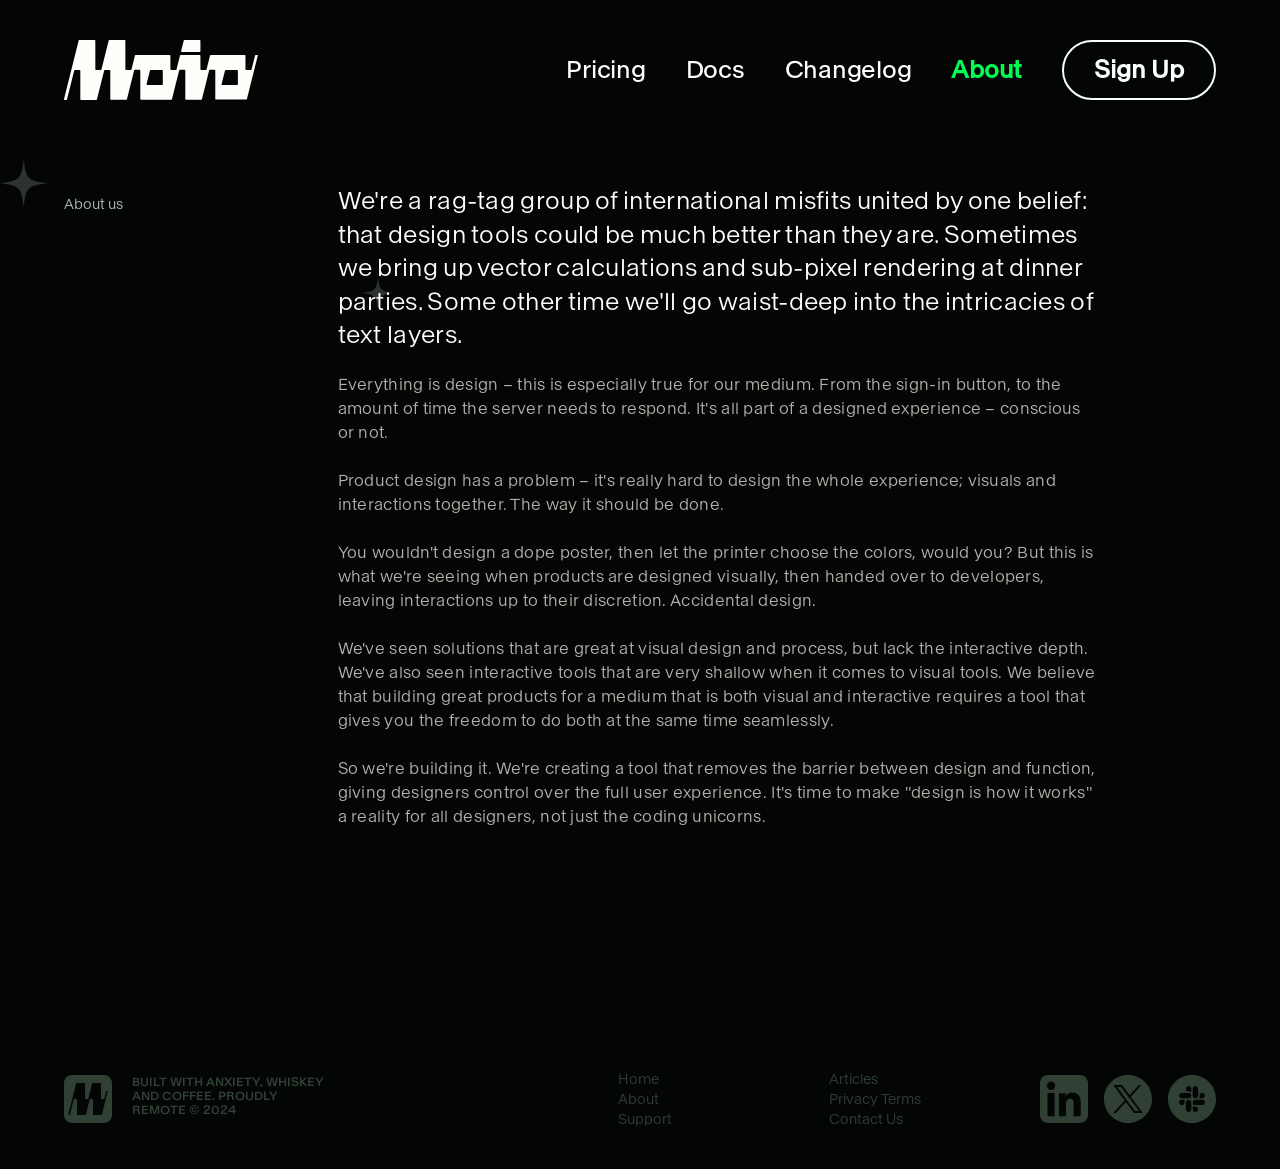
<file: about.html>
<!DOCTYPE html><html lang="en">
<head>
  <meta charset="utf-8">
  <title>About Moio – Why we&#x27;re building a design tool for behavior</title>
  <meta content="Design tools do visuals. Code tools do behavior. We think one tool should do both. Meet the team building Moio." name="description">
  <meta content="About Moio – Why we&#x27;re building a design tool for behavior" property="og:title">
  <meta content="Design tools do visuals. Code tools do behavior. We think one tool should do both. Meet the team building Moio." property="og:description">
  <meta content="About Moio – Why we&#x27;re building a design tool for behavior" name="twitter:title">
  <meta content="Design tools do visuals. Code tools do behavior. We think one tool should do both. Meet the team building Moio." name="twitter:description">
  <meta property="og:type" content="website">
  <meta content="summary_large_image" name="twitter:card">
  <meta content="width=device-width, initial-scale=1" name="viewport">
  <link href="css/normalize.css" rel="stylesheet" type="text/css">
  <link href="css/webflow.css" rel="stylesheet" type="text/css">
  <link href="css/moio.webflow.css" rel="stylesheet" type="text/css">
  <link href="https://fonts.googleapis.com" rel="preconnect">
  <link href="https://fonts.gstatic.com" rel="preconnect" crossorigin="anonymous">
  <link href="https://fonts.googleapis.com/css2?family=IBM+Plex+Sans:wght@300;400;500;600;700&display=swap" rel="stylesheet">
  <link href="images/favicon.png" rel="shortcut icon" type="image/x-icon">
  <link href="images/webclip.png" rel="apple-touch-icon">
  <link href="https://moioapp.com/about" rel="canonical">
  <script type="application/ld+json">
{
  "@context": "https://schema.org",
  "@type": "AboutPage",
  "name": "About Moio – Why we're building a design tool for behavior",
  "url": "/about",
  "inLanguage": "en",
  "description": "Design tools do visuals. Code tools do behavior. We think one tool should do both. Meet the team building Moio.",
  "about": {
    "@type": "Organization",
    "name": "Moio",
    "url": "/",
    "logo": {
      "@type": "ImageObject",
      "url": "https://moioapp.com/images/Moio_logo4.svg"
    },
    "description": "A rag-tag group of international misfits united by one belief: that design tools could be much better than they are.",
    "slogan": "Built with anxiety, whiskey and coffee. Proudly remote",
    "email": "hi@moioapp.com",
    "sameAs": [
      "https://moioapp.com/dashboard"
    ]
  }
}
</script>
  <script async="" src="https://www.googletagmanager.com/gtag/js?id=G-KLYB7ZXCBN"></script>
  <script type="text/javascript">window.dataLayer = window.dataLayer || [];function gtag(){dataLayer.push(arguments);}gtag('set', 'developer_id.dZGVlNj', true);gtag('js', new Date());gtag('config', 'G-KLYB7ZXCBN');</script>
  <script src="js/site.js" defer></script>
  <noscript>
    <img height="1" width="1" style="display: none" alt="" src="https://px.ads.linkedin.com/collect/?pid=10129793&fmt=gif">
  </noscript>
</head>
<body class="body about">
  <div>
    <div class="google-tag-manager w-embed w-iframe"><!--  Google Tag Manager (noscript)  -->
      <!--  End Google Tag Manager (noscript)  -->
    </div>
  </div>
  <div role="banner" class="navigation w-nav">
    <div class="header-wrap">
      <a href="index.html" class="logo w-nav-brand"><img src="images/Moio_logo4.svg" alt="" class="logo-image">
        <div class="text-block-18">alpha v0.1<br></div>
      </a>
      <div class="menu">
        <a href="pricing.html" class="header-nav-item small w-nav-link">Pricing</a>
        <a href="https://moioapp.com/docs/" target="_blank" class="header-nav-item small w-nav-link">Docs</a>
        <a href="https://moioapp.com/docs/release-notes" target="_blank" class="header-nav-item small w-nav-link">Changelog</a>
        <a href="about.html" aria-current="page" class="header-nav-item small w-nav-link w--current">About</a>
        <a id="CTA-button" href="https://moioapp.com/dashboard" target="_blank" class="waitlist-cta small w-button">Sign up</a>
        <link rel="prerender" href="https://moioapp.com/dashboard">
      </div>
    </div>
  </div>
  <div class="content-page about">
    <section class="changelog-post about">
      <div class="changelog-columns w-row">
        <div class="changelog-date-column w-col w-col-3">
          <div class="date">About us</div>
        </div>
        <div class="changelog-content-column w-col w-col-9">
          <div class="w-layout-blockcontainer changelog-title-entry cc-priv w-container">
            <p class="changelog-paragraph big">We&#x27;re a rag-tag group of international misfits united by one belief: that design tools could be much better than they are. Sometimes we bring up vector calculations and sub-pixel rendering at dinner parties. Some other time we&#x27;ll go waist-deep into the intricacies of text layers. </p>
            <p class="changelog-paragraph">Everything is design – this is especially true for our medium. From the sign-in button, to the amount of time the server needs to respond. It&#x27;s all part of a designed experience – conscious or not.<br><br>Product design has a problem – it&#x27;s really hard to design the whole experience; visuals and interactions together. The way it should be done.<br>‍<br>You wouldn&#x27;t design a dope poster, then let the printer choose the colors, would you? But this is what we&#x27;re seeing when products are designed visually, then handed over to developers, leaving interactions up to their discretion. Accidental design.<br><br>We&#x27;ve seen solutions that are great at visual design and process, but lack the interactive depth. We&#x27;ve also seen interactive tools that are very shallow when it comes to visual tools. We believe that building great products for a medium that is both visual and interactive requires a tool that gives you the freedom to do both at the same time seamlessly.<br><br>So we&#x27;re building it. We&#x27;re creating a tool that removes the barrier between design and function, giving designers control over the full user experience. It&#x27;s time to make &quot;design is how it works&quot; a reality for all designers, not just the coding unicorns.</p>
          </div>
        </div>
      </div>
    </section>
  </div>
  <div class="section cc-footer">
    <div class="w-layout-blockcontainer footer w-container">
      <div class="w-layout-grid footer-grid">
        <div id="w-node-be4ae223-6f17-fe28-0840-ba246422773f-6422773c" class="w-layout-blockcontainer footer-logo w-container"><img src="images/moio_icon3.svg" loading="lazy" alt="" height="48" class="footer-logo-img">
          <div class="footer-logo-txt">Built with anxiety, whiskey and coffee. Proudly remote © 2024</div>
          <div class="footer-address">Moio Technologies Inc.<br>8 The Green, Dover,<br>DE 19901<br></div>
        </div>
        <div id="w-node-be4ae223-6f17-fe28-0840-ba2464227743-6422773c">
          <a href="index.html" class="text-link footer">Home</a>
          <a href="about.html" aria-current="page" class="text-link footer w--current">About</a>
          <a href="support.html" class="text-link footer">Support</a>
        </div>
        <div id="w-node-be4ae223-6f17-fe28-0840-ba2464227748-6422773c">
          <a href="articles.html" class="text-link footer">Articles</a>
          <a href="privacy-terms.html" class="text-link footer">Privacy Terms</a>
          <a href="mailto:hi@moioapp.com" class="text-link footer">Contact Us</a>
        </div>
        <div id="w-node-be4ae223-6f17-fe28-0840-ba246422774d-6422773c" class="social-buttons">
          <div class="footer-wrap">
            <a href="https://www.linkedin.com/company/moioapp/" target="_blank" class="link-block w-inline-block"></a>
            <a href="https://x.com/trymoio" target="_blank" class="link-block-2 w-inline-block"></a>
            <a href="https://moioapp.slack.com/ssb/redirect" target="_blank" class="link-block-3 w-inline-block"></a>
          </div>
        </div>
      </div>
    </div>
  </div>
</body>
</html>
</file>
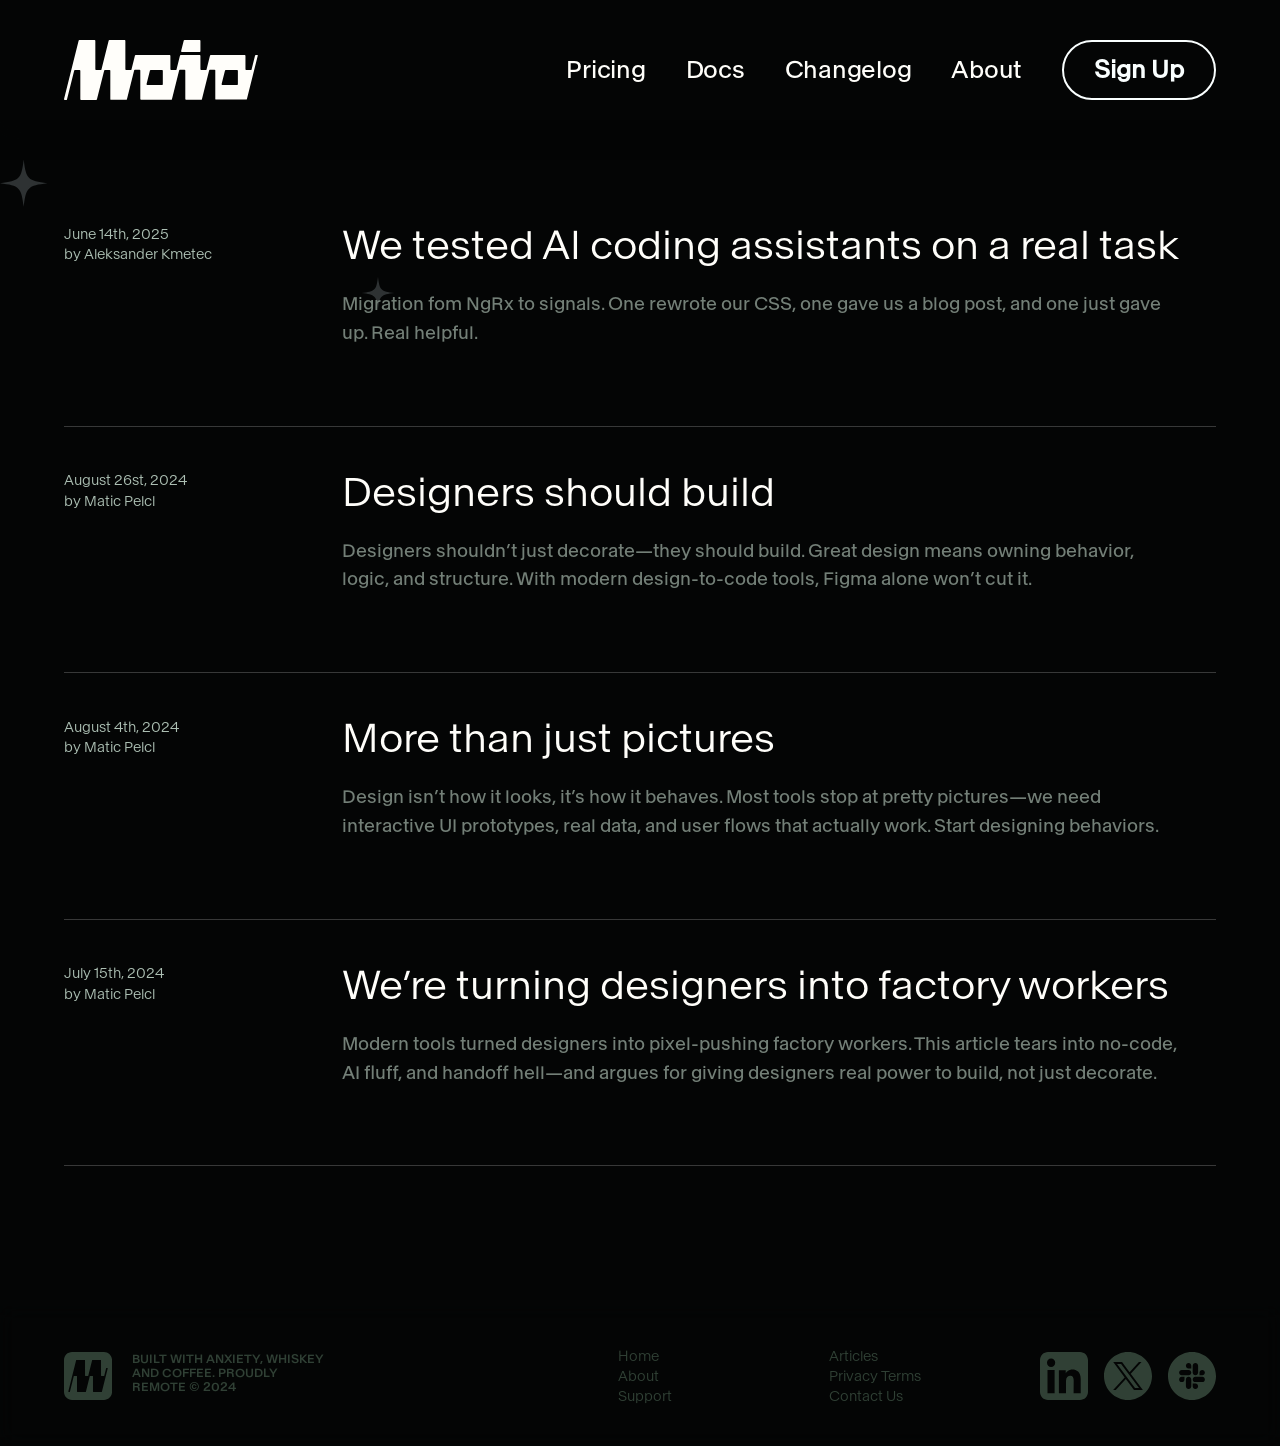
<file: articles.html>
<!DOCTYPE html><html lang="en">
<head>
  <meta charset="utf-8">
  <title>Moio Articles – On design tools, AI, and building what works</title>
  <meta content="Opinions on interaction design, AI coding tools, design systems, and why designers should own behavior. From the team building Moio." name="description">
  <meta content="Moio Articles – On design tools, AI, and building what works" property="og:title">
  <meta content="Opinions on interaction design, AI coding tools, design systems, and why designers should own behavior. From the team building Moio." property="og:description">
  <meta content="Moio Articles – On design tools, AI, and building what works" name="twitter:title">
  <meta content="Opinions on interaction design, AI coding tools, design systems, and why designers should own behavior. From the team building Moio." name="twitter:description">
  <meta property="og:type" content="website">
  <meta content="summary_large_image" name="twitter:card">
  <meta content="width=device-width, initial-scale=1" name="viewport">
  <link href="css/normalize.css" rel="stylesheet" type="text/css">
  <link href="css/webflow.css" rel="stylesheet" type="text/css">
  <link href="css/moio.webflow.css" rel="stylesheet" type="text/css">
  <link href="https://fonts.googleapis.com" rel="preconnect">
  <link href="https://fonts.gstatic.com" rel="preconnect" crossorigin="anonymous">
  <link href="https://fonts.googleapis.com/css2?family=IBM+Plex+Sans:wght@300;400;500;600;700&display=swap" rel="stylesheet">
  <link href="images/favicon.png" rel="shortcut icon" type="image/x-icon">
  <link href="images/webclip.png" rel="apple-touch-icon">
  <link href="https://moioapp.com/articles" rel="canonical">
  <script type="application/ld+json">
{
  "@context": "https://schema.org",
  "@type": "CollectionPage",
  "name": "Moio Articles – On design tools, AI, and building what works",
  "description": "Opinions on interaction design, AI coding tools, design systems, and why designers should own behavior. From the team building Moio.",
  "url": "/articles",
  "inLanguage": "en",
  "publisher": {
    "@type": "Organization",
    "name": "Moio",
    "logo": {
      "@type": "ImageObject",
      "url": "https://moioapp.com/images/Moio_logo4.svg"
    }
  },
  "hasPart": [
    {
      "@type": "BlogPosting",
      "headline": "We tested AI coding assistants on a real task",
      "description": "Migration fom NgRx to signals. One rewrote our CSS, one gave us a blog post, and one just gave up. Real helpful.",
      "url": "/articles/we-tried-using-ai-for-real-work",
      "inLanguage": "en"
    },
    {
      "@type": "BlogPosting",
      "headline": "Designers should build",
      "description": "Designers shouldn't just decorate—they should build. Great design means owning behavior, logic, and structure. With modern design-to-code tools, Figma alone won't cut it.",
      "url": "/articles/designers-should-build",
      "inLanguage": "en"
    },
    {
      "@type": "BlogPosting",
      "headline": "More than just pictures",
      "description": "Design isn't how it looks, it's how it behaves. Most tools stop at pretty pictures—we need interactive UI prototypes, real data, and user flows that actually work. Start designing behaviors.",
      "url": "/articles/more-than-just-pictures",
      "inLanguage": "en"
    },
    {
      "@type": "BlogPosting",
      "headline": "We're turning designers into factory workers",
      "description": "Modern tools turned designers into pixel-pushing factory workers. This article tears into no-code, AI fluff, and handoff hell—and argues for giving designers real power to build, not just decorate.",
      "url": "/articles/were-turning-designers-into-factory-workers",
      "inLanguage": "en"
    }
  ]
}
</script>
  <script async="" src="https://www.googletagmanager.com/gtag/js?id=G-KLYB7ZXCBN"></script>
  <script type="text/javascript">window.dataLayer = window.dataLayer || [];function gtag(){dataLayer.push(arguments);}gtag('set', 'developer_id.dZGVlNj', true);gtag('js', new Date());gtag('config', 'G-KLYB7ZXCBN');</script>
  <script src="js/site.js" defer></script>
  <noscript>
    <img height="1" width="1" style="display: none" alt="" src="https://px.ads.linkedin.com/collect/?pid=10129793&fmt=gif">
  </noscript>
</head>
<body class="body">
  <div role="banner" class="navigation w-nav">
    <div class="header-wrap">
      <a href="index.html" class="logo w-nav-brand"><img src="images/Moio_logo4.svg" alt="" class="logo-image">
        <div class="text-block-18">alpha v0.1<br></div>
      </a>
      <div class="menu">
        <a href="pricing.html" class="header-nav-item small w-nav-link">Pricing</a>
        <a href="https://moioapp.com/docs/" target="_blank" class="header-nav-item small w-nav-link">Docs</a>
        <a href="https://moioapp.com/docs/release-notes" target="_blank" class="header-nav-item small w-nav-link">Changelog</a>
        <a href="about.html" class="header-nav-item small w-nav-link">About</a>
        <a id="CTA-button" href="https://moioapp.com/dashboard" target="_blank" class="waitlist-cta small w-button">Sign up</a>
        <link rel="prerender" href="https://moioapp.com/dashboard">
      </div>
    </div>
  </div>
  <div class="w-layout-blockcontainer article-list w-container">
    <section class="blog-post">
      <div class="blog-columns w-row">
        <div class="article-list-date-column w-col w-col-3">
          <div class="date">June 14th, 2025<br>by Aleksander Kmetec</div>
        </div>
        <div class="blog-content-column w-col w-col-9">
          <div class="w-layout-blockcontainer blog-entry cc-priv w-container">
            <div class="blog-embed w-embed">
              <style>
  :root {
    --paragraph-padding: 1em 0;
    --heading-margin: 1.5em 0 0.5em;
    --line-height: 1.6;
  }
  .list-title {
    font-size: 2.5em;
    margin: 0;
    line-height: 1.3;
  }
  .list-title a {
    font-size: inherit;
  	line-height: inherit;
    text-decoration: none;
    color: inherit;
    transition: color 400ms ease;
  }
  .list-title a:hover {
    color: var(--lime);
  }
  .list-paragraph {
    font-size: 18px;
    margin: var(--paragraph-padding);
    line-height: var(--line-height);
    color: var(--mid-greenish);
  }
  @media screen and (max-width: 600px) {
    .list-title {
      font-size: 2em;
      line-height: 1.2;
    }
    .list-paragraph {
      font-size: 16px;
    }
  }
</style>
              <div class="">
                <h1 class="list-title">
                  <a href="articles/we-tried-using-ai-for-real-work.html">We tested AI coding assistants on a real task</a>
                </h1>
                <p class="list-paragraph">Migration fom NgRx to signals. One rewrote our CSS, one gave us a blog post, and one just gave up. Real helpful.</p>
              </div>
            </div>
          </div>
        </div>
      </div>
      <div class="separator"></div>
    </section>
    <section class="blog-post">
      <div class="blog-columns w-row">
        <div class="article-list-date-column w-col w-col-3">
          <div class="date">August 26st, 2024<br>by Matic Pelcl</div>
        </div>
        <div class="blog-content-column w-col w-col-9">
          <div class="w-layout-blockcontainer blog-entry cc-priv w-container">
            <div class="blog-embed w-embed">
              <style>
  :root {
    --paragraph-padding: 1em 0;
    --heading-margin: 1.5em 0 0.5em;
    --line-height: 1.6;
  }
  .list-title {
    font-size: 2.5em;
    margin: 0;
    line-height: 1.3;
  }
  .list-title a {
    font-size: inherit;
  	line-height: inherit;
    text-decoration: none;
    color: inherit;
    transition: color 400ms ease;
  }
  .list-title a:hover {
    color: var(--lime);
  }
  .list-paragraph {
    font-size: 18px;
    margin: var(--paragraph-padding);
    line-height: var(--line-height);
    color: var(--mid-greenish);
  }
  @media screen and (max-width: 600px) {
    .list-title {
      font-size: 2em;
      line-height: 1.2;
    }
    .list-paragraph {
      font-size: 16px;
    }
  }
</style>
              <div class="">
                <h1 class="list-title">
                  <a href="articles/designers-should-build.html">Designers should build</a>
                </h1>
                <p class="list-paragraph">Designers shouldn’t just decorate—they should build. Great design means owning behavior, logic, and structure. With modern design-to-code tools, Figma alone won’t cut it.</p>
              </div>
            </div>
          </div>
        </div>
      </div>
      <div class="separator"></div>
    </section>
    <section class="blog-post">
      <div class="blog-columns w-row">
        <div class="article-list-date-column w-col w-col-3">
          <div class="date">August 4th, 2024<br>by Matic Pelcl</div>
        </div>
        <div class="blog-content-column w-col w-col-9">
          <div class="w-layout-blockcontainer blog-entry cc-priv w-container">
            <div class="blog-embed w-embed">
              <style>
  :root {
    --paragraph-padding: 1em 0;
    --heading-margin: 1.5em 0 0.5em;
    --line-height: 1.6;
  }
  .list-title {
    font-size: 2.5em;
    margin: 0;
    line-height: 1.3;
  }
  .list-title a {
    font-size: inherit;
  	line-height: inherit;
    text-decoration: none;
    color: inherit;
    transition: color 400ms ease;
  }
  .list-title a:hover {
    color: var(--lime);
  }
  .list-paragraph {
    font-size: 18px;
    margin: var(--paragraph-padding);
    line-height: var(--line-height);
    color: var(--mid-greenish);
  }
  @media screen and (max-width: 600px) {
    .list-title {
      font-size: 2em;
      line-height: 1.2;
    }
    .list-paragraph {
      font-size: 16px;
    }
  }
</style>
              <div class="">
                <h1 class="list-title">
                  <a href="articles/more-than-just-pictures.html">More than just pictures</a>
                </h1>
                <p class="list-paragraph">Design isn’t how it looks, it’s how it behaves. Most tools stop at pretty pictures—we need interactive UI prototypes, real data, and user flows that actually work. Start designing behaviors.</p>
              </div>
            </div>
          </div>
        </div>
      </div>
      <div class="separator"></div>
    </section>
    <section class="blog-post">
      <div class="blog-columns w-row">
        <div class="article-list-date-column w-col w-col-3">
          <div class="date">July 15th, 2024<br>by Matic Pelcl</div>
        </div>
        <div class="blog-content-column w-col w-col-9">
          <div class="w-layout-blockcontainer blog-entry cc-priv w-container">
            <div class="blog-embed w-embed">
              <style>
  :root {
    --paragraph-padding: 1em 0;
    --heading-margin: 1.5em 0 0.5em;
    --line-height: 1.6;
  }
  .list-title {
    font-size: 2.5em;
    margin: 0;
    line-height: 1.3;
  }
  .list-title a {
    font-size: inherit;
  	line-height: inherit;
    text-decoration: none;
    color: inherit;
    transition: color 400ms ease;
  }
  .list-title a:hover {
    color: var(--lime);
  }
  .list-paragraph {
    font-size: 18px;
    margin: var(--paragraph-padding);
    line-height: var(--line-height);
    color: var(--mid-greenish);
  }
  @media screen and (max-width: 600px) {
    .list-title {
      font-size: 2em;
      line-height: 1.2;
    }
    .list-paragraph {
      font-size: 16px;
    }
  }
</style>
              <div class="">
                <h1 class="list-title">
                  <a href="articles/factory-workers.html">We’re turning designers into factory workers</a>
                </h1>
                <p class="list-paragraph">Modern tools turned designers into pixel-pushing factory workers. This article tears into no-code, AI fluff, and handoff hell—and argues for giving designers real power to build, not just decorate.</p>
              </div>
            </div>
          </div>
        </div>
      </div>
      <div class="separator"></div>
    </section>
  </div>
  <div class="section cc-footer">
    <div class="w-layout-blockcontainer footer w-container">
      <div class="w-layout-grid footer-grid">
        <div id="w-node-be4ae223-6f17-fe28-0840-ba246422773f-6422773c" class="w-layout-blockcontainer footer-logo w-container"><img src="images/moio_icon3.svg" loading="lazy" alt="" height="48" class="footer-logo-img">
          <div class="footer-logo-txt">Built with anxiety, whiskey and coffee. Proudly remote © 2024</div>
          <div class="footer-address">Moio Technologies Inc.<br>8 The Green, Dover,<br>DE 19901<br></div>
        </div>
        <div id="w-node-be4ae223-6f17-fe28-0840-ba2464227743-6422773c">
          <a href="index.html" class="text-link footer">Home</a>
          <a href="about.html" class="text-link footer">About</a>
          <a href="support.html" class="text-link footer">Support</a>
        </div>
        <div id="w-node-be4ae223-6f17-fe28-0840-ba2464227748-6422773c">
          <a href="articles.html" aria-current="page" class="text-link footer w--current">Articles</a>
          <a href="privacy-terms.html" class="text-link footer">Privacy Terms</a>
          <a href="mailto:hi@moioapp.com" class="text-link footer">Contact Us</a>
        </div>
        <div id="w-node-be4ae223-6f17-fe28-0840-ba246422774d-6422773c" class="social-buttons">
          <div class="footer-wrap">
            <a href="https://www.linkedin.com/company/moioapp/" target="_blank" class="link-block w-inline-block"></a>
            <a href="https://x.com/trymoio" target="_blank" class="link-block-2 w-inline-block"></a>
            <a href="https://moioapp.slack.com/ssb/redirect" target="_blank" class="link-block-3 w-inline-block"></a>
          </div>
        </div>
      </div>
    </div>
  </div>
</body>
</html>
</file>
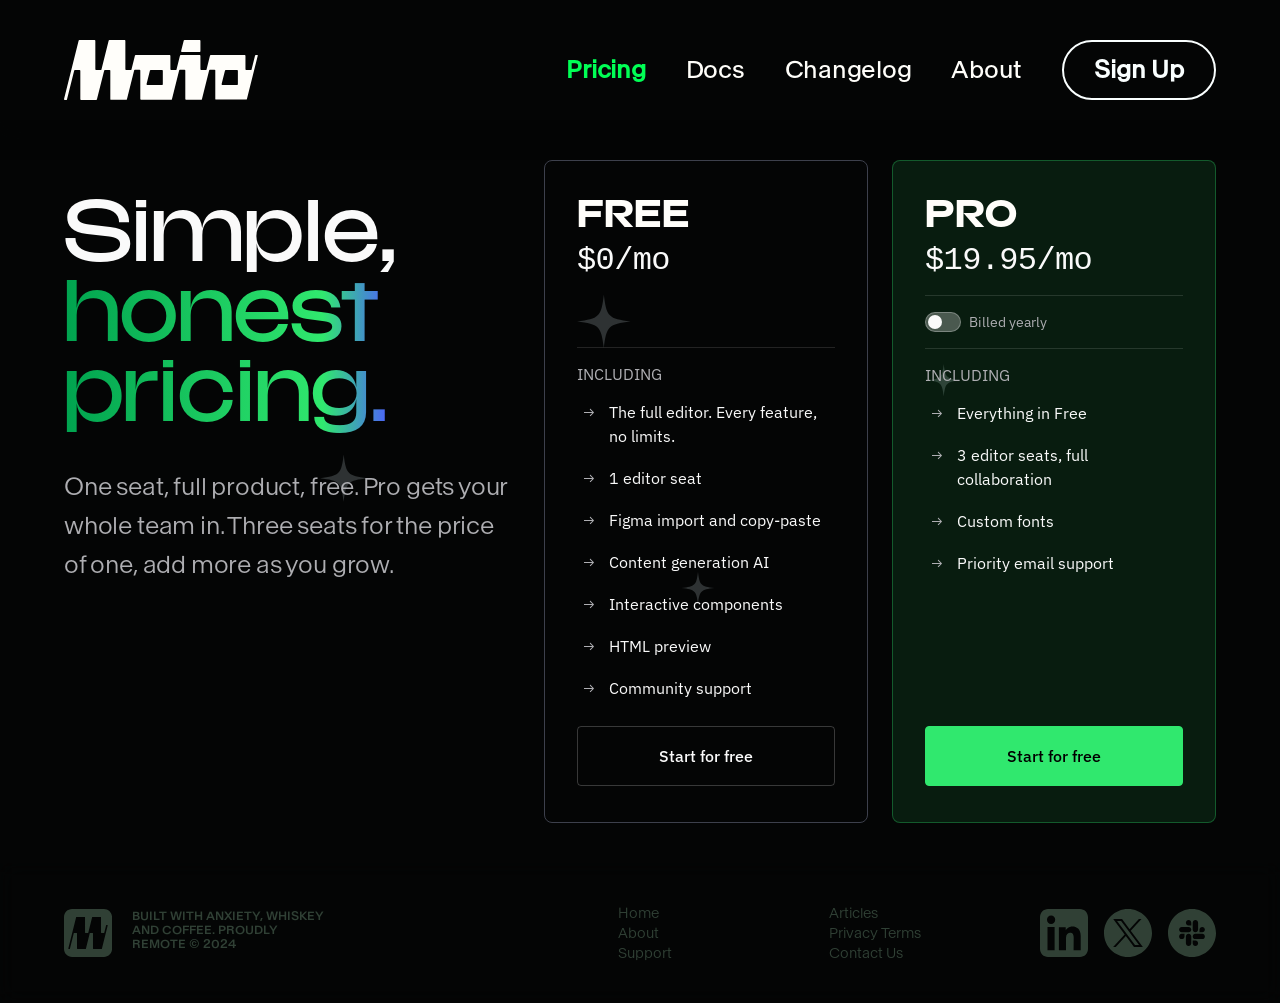
<file: pricing.html>
<!DOCTYPE html><html lang="en">
<head>
  <meta charset="utf-8">
  <title>Moio Pricing – Design interactions on canvas. Free to start.</title>
  <meta content="Free plan includes the full editor, Figma import, and live HTML preview. Upgrade when you need multiplayer, components, and more." name="description">
  <meta content="Moio Pricing – Design interactions on canvas. Free to start." property="og:title">
  <meta content="Free plan includes the full editor, Figma import, and live HTML preview. Upgrade when you need multiplayer, components, and more." property="og:description">
  <meta content="Moio Pricing – Design interactions on canvas. Free to start." name="twitter:title">
  <meta content="Free plan includes the full editor, Figma import, and live HTML preview. Upgrade when you need multiplayer, components, and more." name="twitter:description">
  <meta property="og:type" content="website">
  <meta content="summary_large_image" name="twitter:card">
  <meta content="width=device-width, initial-scale=1" name="viewport">
  <link href="css/normalize.css" rel="stylesheet" type="text/css">
  <link href="css/webflow.css" rel="stylesheet" type="text/css">
  <link href="css/moio.webflow.css" rel="stylesheet" type="text/css">
  <link href="https://fonts.googleapis.com" rel="preconnect">
  <link href="https://fonts.gstatic.com" rel="preconnect" crossorigin="anonymous">
  <link href="https://fonts.googleapis.com/css2?family=IBM+Plex+Sans:wght@300;400;500;600;700&display=swap" rel="stylesheet">
  <link href="images/favicon.png" rel="shortcut icon" type="image/x-icon">
  <link href="images/webclip.png" rel="apple-touch-icon">
  <link href="https://moioapp.com/pricing" rel="canonical">
  <script type="application/ld+json">
{
  "@context": "https://schema.org",
  "@type": "WebPage",
  "name": "Moio Pricing – Design interactions on canvas. Free to start.",
  "description": "Free plan includes the full editor, Figma import, and live HTML preview. Upgrade when you need multiplayer, components, and more.",
  "url": "/pricing",
  "inLanguage": "en",
  "about": {
    "@type": "SoftwareApplication",
    "name": "Moio",
    "applicationCategory": "DesignApplication",
    "offers": {
      "@type": "Offer",
      "price": "0",
      "priceCurrency": "USD",
      "description": "Free plan includes the full editor, Figma import, and live HTML preview"
    }
  }
}
</script>
  <script async="" src="https://www.googletagmanager.com/gtag/js?id=G-KLYB7ZXCBN"></script>
  <script type="text/javascript">window.dataLayer = window.dataLayer || [];function gtag(){dataLayer.push(arguments);}gtag('set', 'developer_id.dZGVlNj', true);gtag('js', new Date());gtag('config', 'G-KLYB7ZXCBN');</script>
  <script src="js/site.js" defer></script>
  <noscript>
    <img height="1" width="1" style="display: none" alt="" src="https://px.ads.linkedin.com/collect/?pid=10129793&fmt=gif">
  </noscript>
</head>
<body class="body pricing">
  <div role="banner" class="navigation w-nav">
    <div class="header-wrap">
      <a href="index.html" class="logo w-nav-brand"><img src="images/Moio_logo4.svg" alt="" class="logo-image">
        <div class="text-block-18">alpha v0.1<br></div>
      </a>
      <div class="menu">
        <a href="pricing.html" aria-current="page" class="header-nav-item small w-nav-link w--current">Pricing</a>
        <a href="https://moioapp.com/docs/" target="_blank" class="header-nav-item small w-nav-link">Docs</a>
        <a href="https://moioapp.com/docs/release-notes" target="_blank" class="header-nav-item small w-nav-link">Changelog</a>
        <a href="about.html" class="header-nav-item small w-nav-link">About</a>
        <a id="CTA-button" href="https://moioapp.com/dashboard" target="_blank" class="waitlist-cta small w-button">Sign up</a>
        <link rel="prerender" href="https://moioapp.com/dashboard">
      </div>
    </div>
  </div>
  <div class="w-layout-blockcontainer flex-container hero w-container">
    <div class="w-embed w-script">
      <style>.moio-page{--moio-text-primary:#fafafa;--moio-text-secondary:#aeaeb2;--moio-text-muted:#525666;--moio-green:#30e86e;--moio-pro-bg:#30e86e1a;--moio-pro-border:#30e86e4d;--moio-card-field-gray:#3d404c;--moio-border:#292933;--moio-switcher-active:#3d404c;--moio-separator:rgba(250,250,250,0.12);--moio-gradient:linear-gradient(90deg,#00a34f 0%,#30e86e 56.73%,#4c66f6 70.67%,#2944cc 100%);justify-content:center;--icon-arrow:url("data:image/svg+xml,%3Csvg width='24' height='24' viewBox='0 0 24 24' fill='none' xmlns='http://www.w3.org/2000/svg'%3E%3Cpath d='M16.8536 12.8536C17.0488 12.6583 17.0488 12.3417 16.8536 12.1464L13.6716 8.96447C13.4763 8.7692 13.1597 8.7692 12.9645 8.96447C12.7692 9.15973 12.7692 9.47631 12.9645 9.67157L15.7929 12.5L12.9645 15.3284C12.7692 15.5237 12.7692 15.8403 12.9645 16.0355C13.1597 16.2308 13.4763 16.2308 13.6716 16.0355L16.8536 12.8536ZM7 12.5V13H16.5V12.5V12H7V12.5Z' fill='%23AEAEB2'/%3E%3C/svg%3E");--font-display:'Nicephore',sans-serif;--font-body:'Baikal Light',sans-serif;--font-mono:'IBM Plex Mono',monospace;--font-ui:'IBM Plex Sans',sans-serif;--text-2xl:72px;--text-xl:32px;--text-sm:16px;--text-xs:14px;--leading-2xl:80px;--weight-light:300;--weight-regular:400;--weight-medium:500;--weight-bold:700;--space-xs:8px;--space-sm:16px;--space-md:24px;--space-lg:32px;--space-xl:40px;--space-2xl:60px;--radius-card:8px;--radius-pill:36px;--radius-sm:4px;background:transparent;width:100%}.moio-pricing-grid{display:grid;grid-template-columns:2fr 2fr 3fr 3fr;gap:var(--space-md);width:100%;align-items:stretch;margin-top:auto;margin-bottom:auto}.moio-editorial{grid-column:1/3;display:flex;flex-direction:column;gap:var(--space-lg);padding-top:36px}.moio-editorial__headline{font-family:var(--font-display);font-size:var(--text-2xl);line-height:var(--leading-2xl);font-weight:var(--weight-medium);margin:0}.moio-editorial__headline-white{color:var(--moio-text-primary);display:block}.moio-editorial__headline-gradient{display:block;background-image:var(--moio-gradient);-webkit-background-clip:text;background-clip:text;-webkit-text-fill-color:transparent;color:transparent}.moio-editorial__body{font-family:var(--font-body);font-weight:var(--weight-light);font-size:24px;line-height:1.618;letter-spacing:-0.18px;color:var(--moio-text-secondary);margin:0}.moio-pricing-card{display:flex;flex-direction:column;gap:var(--space-sm);padding:36px var(--space-lg);border-radius:var(--radius-card);height:100%;box-sizing:border-box;text-align:left}.moio-pricing-card--starter{border:1px solid var(--moio-card-field-gray)}.moio-pricing-card--pro{background:var(--moio-pro-bg);border:1px solid var(--moio-pro-border)}.moio-card-header{font-size:var(--text-xl)!important;line-height:1.2!important;margin:0!important;text-align:left!important}.moio-card-price{font-family:var(--font-mono);font-size:32px;font-weight:var(--weight-regular);letter-spacing:-0.02em;color:var(--moio-text-primary);margin-bottom:var(--space-xs)}.moio-card-separator{width:100%;height:1px;border:none;margin:0;background-color:var(--moio-separator);flex-shrink:0}.moio-card-separator--free{margin-top:52px}.moio-toggle-row{display:flex;align-items:center;gap:var(--space-xs)}.moio-toggle{position:relative;width:36px;height:20px;background:#ffffff45;border:1px solid #ffffff45;border-radius:10px;cursor:pointer;padding:0;flex-shrink:0;transition:background-color 200ms ease,border-color 200ms ease}.moio-toggle::after{content:'';position:absolute;top:2px;left:2px;width:14px;height:14px;border-radius:50%;background:var(--moio-text-primary);transition:transform 200ms ease,background-color 200ms ease}.moio-toggle.active{background:var(--moio-green);border-color:var(--moio-green)}.moio-toggle.active::after{transform:translateX(16px);background:#000}.moio-toggle-label{font-family:var(--font-ui);font-size:var(--text-xs);color:var(--moio-text-secondary);transition:color 200ms ease;user-select:none;cursor:pointer}.moio-toggle.active+.moio-toggle-label{color:var(--moio-text-primary)}.moio-card-features{display:flex;flex-direction:column;gap:var(--space-xs);flex:1}.moio-card-features__label{font-family:var(--font-ui);font-size:var(--text-sm);color:var(--moio-text-secondary);margin-bottom:var(--space-xs)}.moio-card-features__list{display:flex;flex-direction:column;gap:var(--space-xs);list-style:none;margin:0;padding:0}.moio-card-features__item{display:flex;align-items:flex-start;gap:var(--space-xs)}.moio-card-features__item::before{content:'';display:block;flex-shrink:0;width:24px;height:24px;background-image:var(--icon-arrow);background-repeat:no-repeat;background-size:contain}.moio-card-features__item span{font-family:var(--font-ui);font-size:var(--text-sm);line-height:24px;color:var(--moio-text-primary)}.moio-card-btn{display:flex;align-items:center;justify-content:center;height:60px;width:100%;border-radius:var(--radius-sm);font-family:var(--font-ui);font-size:var(--text-sm);font-weight:var(--weight-medium);cursor:pointer;text-decoration:none;margin-top:auto;transition:background-color 200ms ease,color 200ms ease,border-color 200ms ease}.moio-card-btn--ghost{background:transparent;border:1px solid #ffffff35;color:var(--moio-text-primary)}.moio-card-btn--ghost:hover{border-color:var(--moio-text-primary);color:var(--moio-text-primary)}.moio-card-btn--primary{background:var(--moio-green);border:1px solid var(--moio-green);color:#000}.moio-card-btn--primary:hover{background:#4dff88;border-color:#4dff88}@media(max-width:1024px){.moio-pricing-grid{grid-template-columns:1fr 1fr;grid-template-rows:auto auto;align-items:stretch}.moio-editorial{grid-column:1/3;grid-row:1;padding-top:0}.moio-pricing-card--starter{grid-column:1;grid-row:2}.moio-pricing-card--pro{grid-column:2;grid-row:2}}@media(max-width:640px){.moio-pricing-grid{grid-template-columns:1fr}.moio-editorial{grid-column:1;grid-row:1}.moio-pricing-card--pro{grid-column:1;grid-row:2}.moio-pricing-card--starter{grid-column:1;grid-row:3}.moio-editorial__headline{font-size:48px;line-height:52px}}</style>
      <div class="moio-page">
        <div class="moio-pricing-grid">
          <!--  ============ EDITORIAL COLUMN ============  -->
          <div class="moio-editorial">
            <h2 class="moio-editorial__headline">
              <span class="moio-editorial__headline-white">Simple,</span>
              <span class="moio-editorial__headline-gradient">honest pricing.</span>
            </h2>
            <p class="moio-editorial__body">One seat, full product, free. Pro gets your whole team in. Three seats for the price of one, add more as you grow.</p>
          </div>
          <!--  ============ FREE CARD ============  -->
          <div class="moio-pricing-card moio-pricing-card--starter">
            <div class="moio-card-header h2">Free</div>
            <div class="moio-card-price">$0/mo</div>
            <hr class="moio-card-separator moio-card-separator--free">
            <div class="moio-card-features">
              <div class="moio-card-features__label">INCLUDING</div>
              <ul class="moio-card-features__list" aria-label="Free plan features">
                <li class="moio-card-features__item"><span>The full editor. Every feature, no limits.</span></li>
                <li class="moio-card-features__item"><span>1 editor seat</span></li>
                <li class="moio-card-features__item"><span>Figma import and copy-paste</span></li>
                <li class="moio-card-features__item"><span>Content generation AI</span></li>
                <li class="moio-card-features__item"><span>Interactive components</span></li>
                <li class="moio-card-features__item"><span>HTML preview</span></li>
                <li class="moio-card-features__item"><span>Community support</span></li>
              </ul>
            </div>
            <a id="cta-free" href="https://moioapp.com/dashboard/billing" class="moio-card-btn moio-card-btn--ghost">Start for free</a>
          </div>
          <!--  ============ PRO CARD ============  -->
          <div class="moio-pricing-card moio-pricing-card--pro">
            <div class="moio-card-header h2">Pro</div>
            <div class="moio-card-price" id="price-pro">$19.95/mo</div>
            <hr class="moio-card-separator">
            <div class="moio-toggle-row">
              <button type="button" class="moio-toggle" id="toggle-yearly" aria-pressed="false" aria-label="Bill yearly" onclick="moioToggleYearly()"></button>
              <span class="moio-toggle-label" onclick="moioToggleYearly()">Billed yearly</span>
            </div>
            <hr class="moio-card-separator">
            <div class="moio-card-features">
              <div class="moio-card-features__label">INCLUDING</div>
              <ul class="moio-card-features__list" aria-label="Pro plan features">
                <li class="moio-card-features__item"><span>Everything in Free</span></li>
                <li class="moio-card-features__item"><span>3 editor seats, full collaboration</span></li>
                <li class="moio-card-features__item"><span>Custom fonts</span></li>
                <li class="moio-card-features__item"><span>Priority email support</span></li>
              </ul>
            </div>
            <a id="cta-pro" href="https://moioapp.com/dashboard/billing" class="moio-card-btn moio-card-btn--primary">Start for free</a>
          </div>
        </div>
      </div>
      <script src="https://moioapp.com/dashboard/assets/external-page-helpers.js"></script>
      <script>(function(){var yearly=false;function hydrateCtas(){var pricing=window.getPricingPageCtaAndUrl();['cta-free','cta-pro'].forEach(function(id){var el=document.getElementById(id);el.textContent=pricing.cta;el.href=pricing.url;});}window.moioToggleYearly=function(){yearly=!yearly;var toggle=document.getElementById('toggle-yearly');toggle.classList.toggle('active',yearly);toggle.setAttribute('aria-pressed',String(yearly));document.getElementById('price-pro').textContent=yearly?'$199/yr':'$19.95/mo';};if(document.readyState==='loading'){document.addEventListener('DOMContentLoaded',hydrateCtas);}else{hydrateCtas();}})();</script>
    </div>
  </div>
  <div class="section cc-footer">
    <div class="w-layout-blockcontainer footer w-container">
      <div class="w-layout-grid footer-grid">
        <div id="w-node-be4ae223-6f17-fe28-0840-ba246422773f-6422773c" class="w-layout-blockcontainer footer-logo w-container"><img src="images/moio_icon3.svg" loading="lazy" alt="" height="48" class="footer-logo-img">
          <div class="footer-logo-txt">Built with anxiety, whiskey and coffee. Proudly remote © 2024</div>
          <div class="footer-address">Moio Technologies Inc.<br>8 The Green, Dover,<br>DE 19901<br></div>
        </div>
        <div id="w-node-be4ae223-6f17-fe28-0840-ba2464227743-6422773c">
          <a href="index.html" class="text-link footer">Home</a>
          <a href="about.html" class="text-link footer">About</a>
          <a href="support.html" class="text-link footer">Support</a>
        </div>
        <div id="w-node-be4ae223-6f17-fe28-0840-ba2464227748-6422773c">
          <a href="articles.html" class="text-link footer">Articles</a>
          <a href="privacy-terms.html" class="text-link footer">Privacy Terms</a>
          <a href="mailto:hi@moioapp.com" class="text-link footer">Contact Us</a>
        </div>
        <div id="w-node-be4ae223-6f17-fe28-0840-ba246422774d-6422773c" class="social-buttons">
          <div class="footer-wrap">
            <a href="https://www.linkedin.com/company/moioapp/" target="_blank" class="link-block w-inline-block"></a>
            <a href="https://x.com/trymoio" target="_blank" class="link-block-2 w-inline-block"></a>
            <a href="https://moioapp.slack.com/ssb/redirect" target="_blank" class="link-block-3 w-inline-block"></a>
          </div>
        </div>
      </div>
    </div>
  </div>
</body>
</html>
</file>
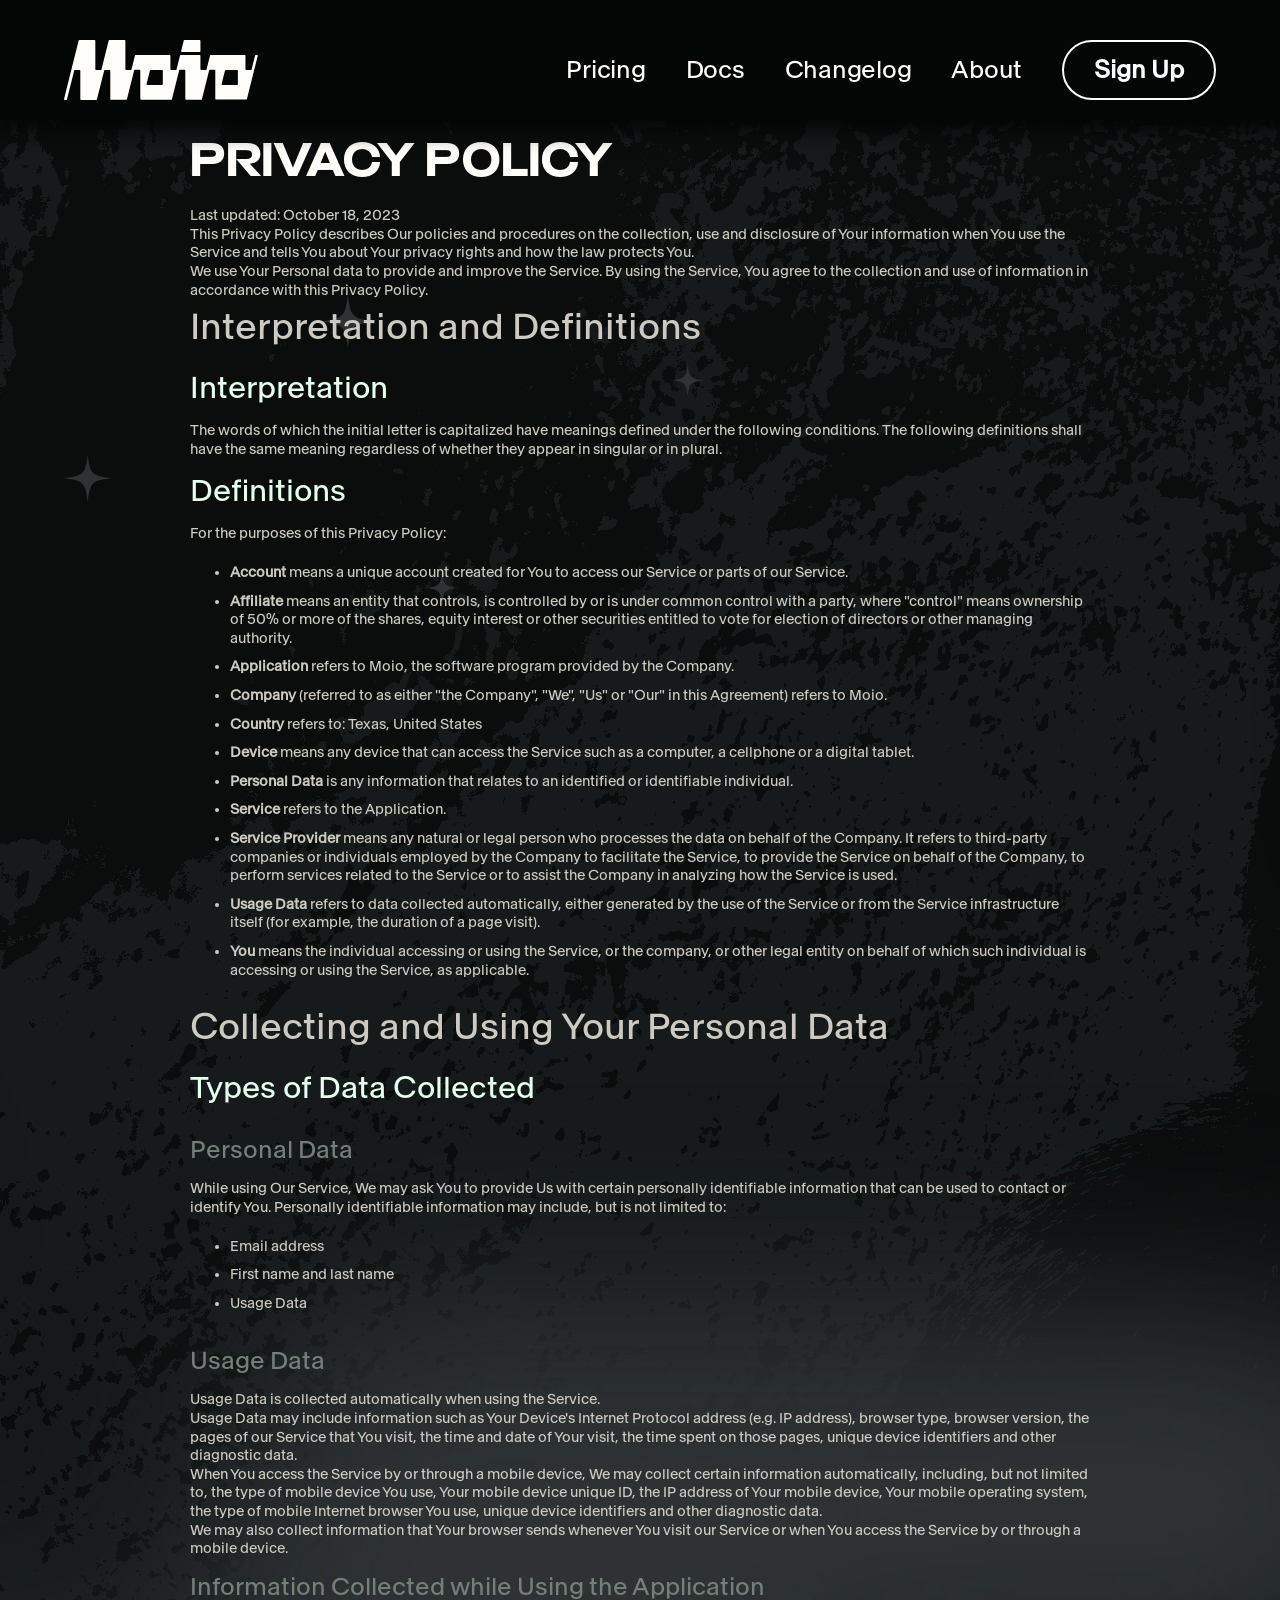
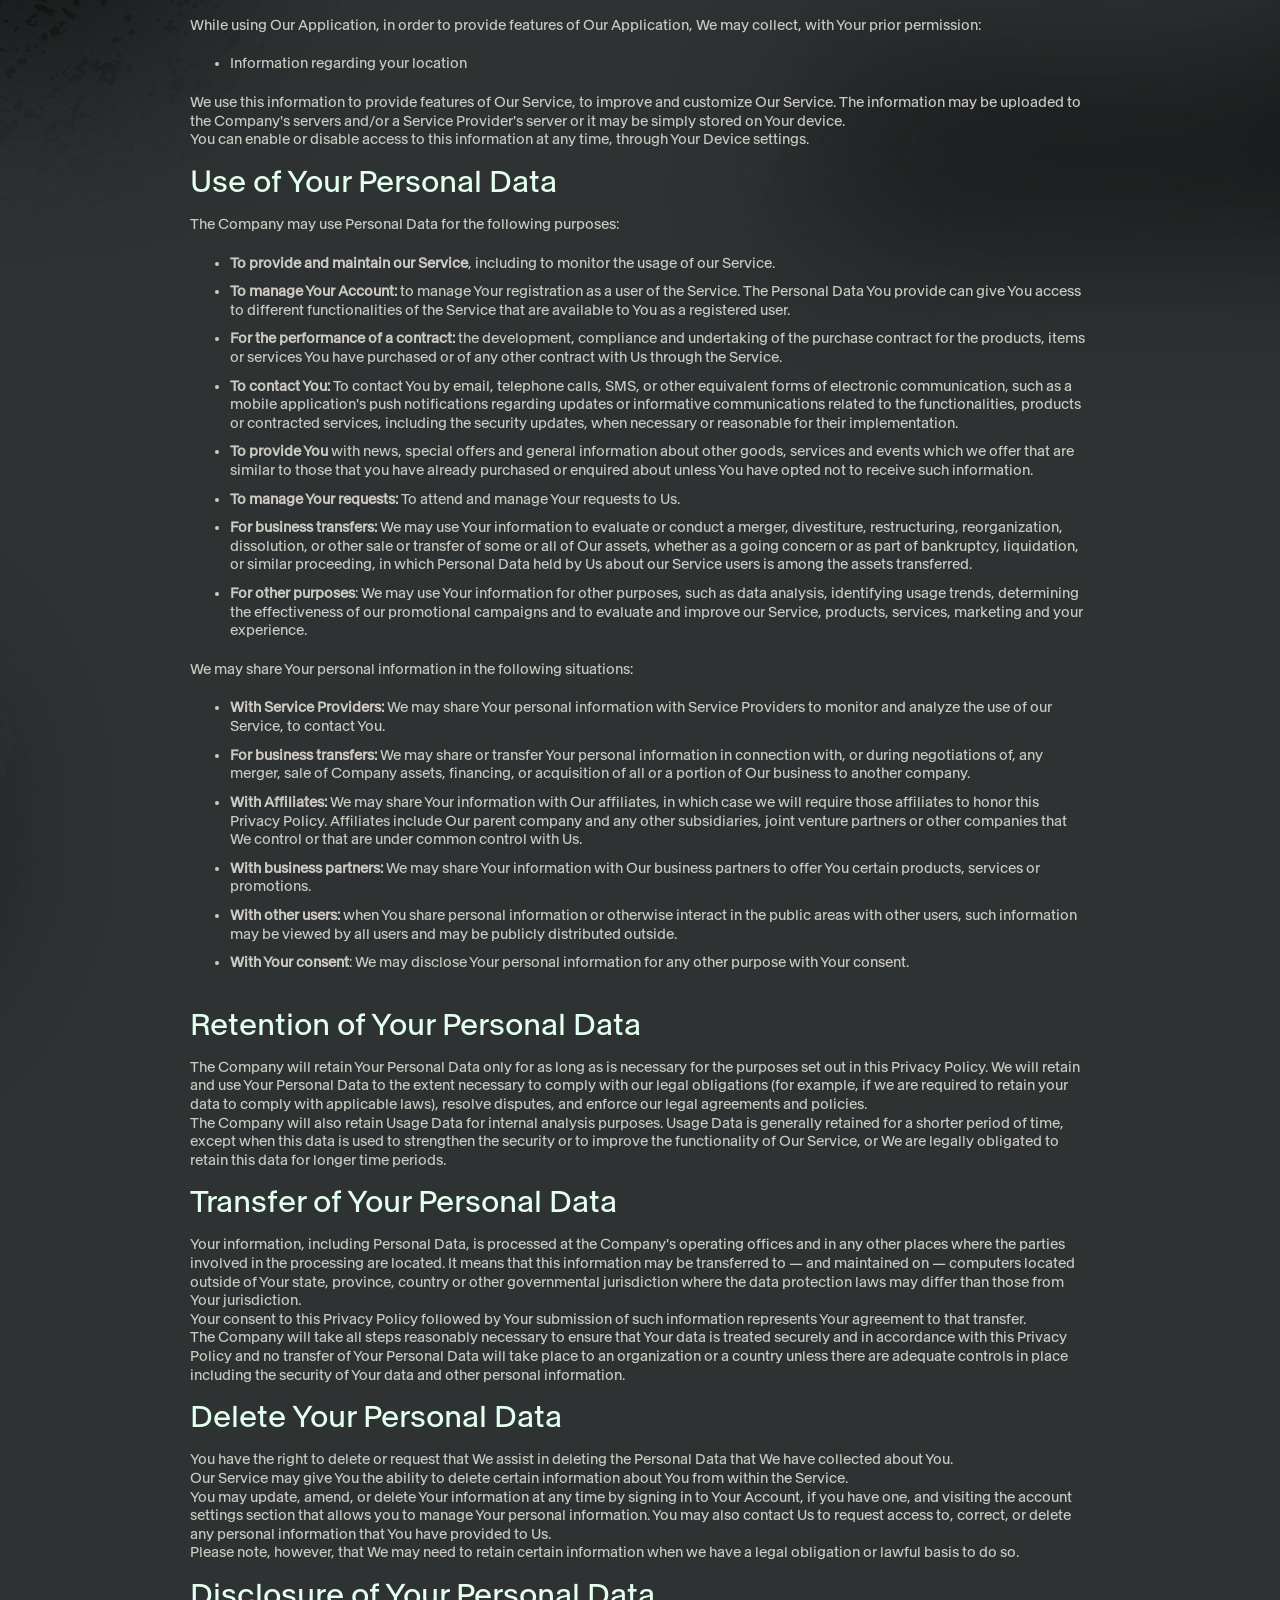
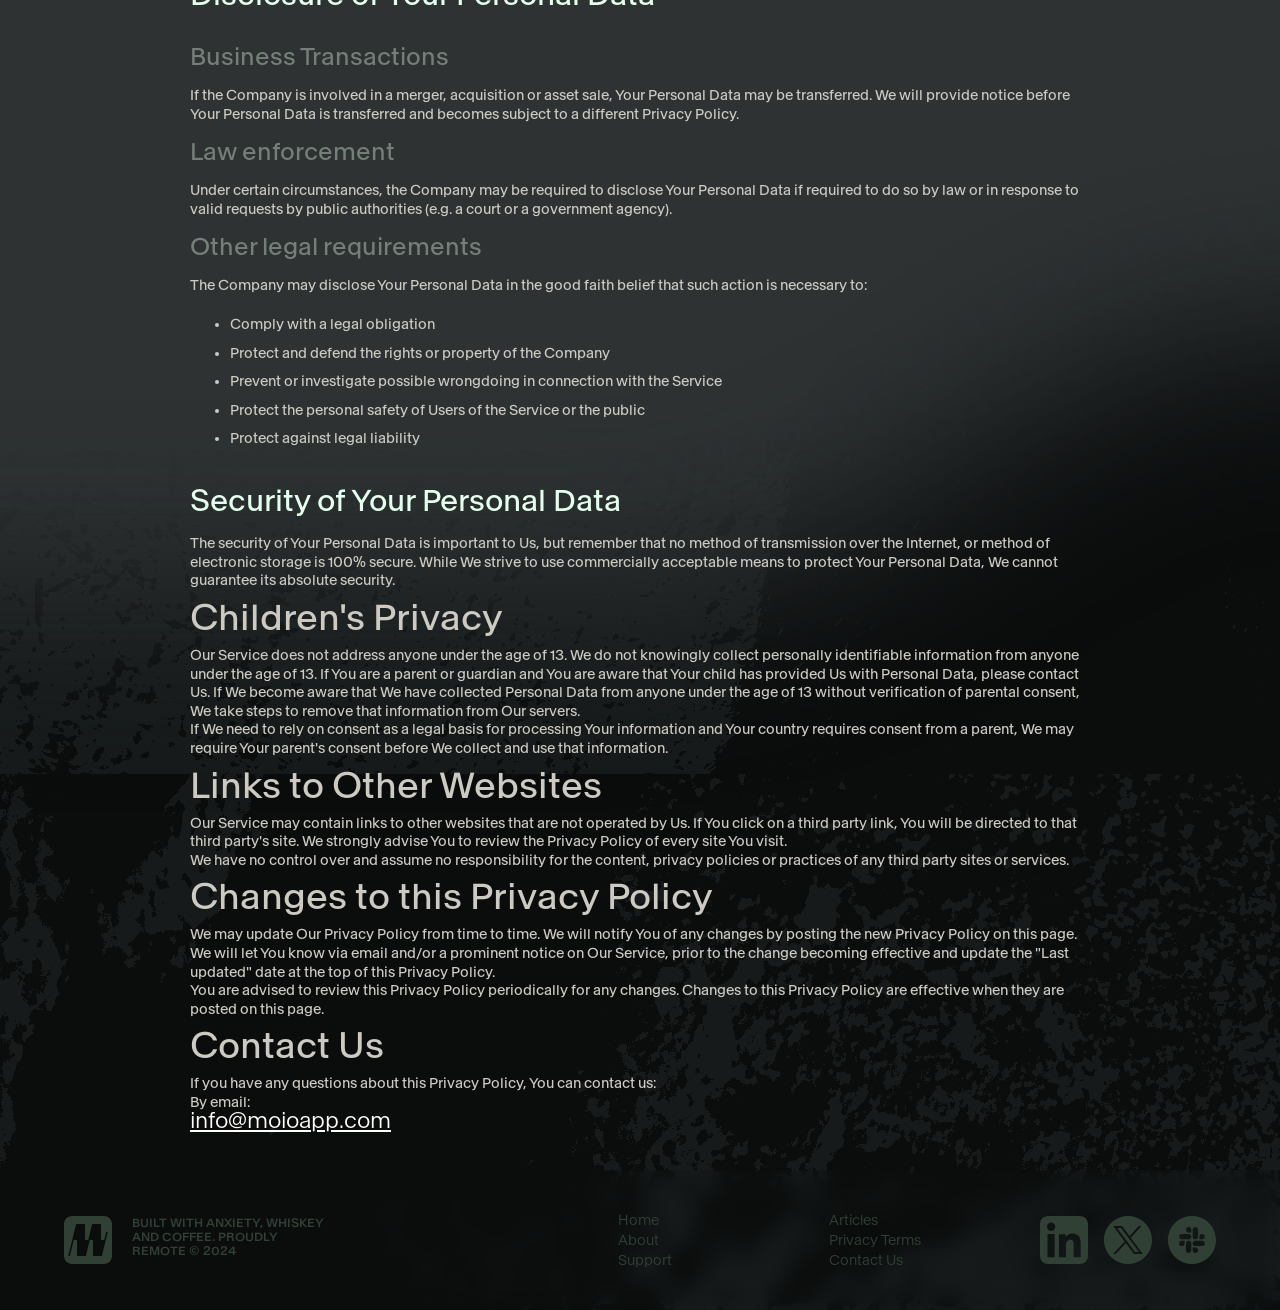
<file: privacy-terms.html>
<!DOCTYPE html><html lang="en">
<head>
  <meta charset="utf-8">
  <title>Moio – Privacy Policy</title>
  <meta content="How Moio handles your data. Read our privacy policy and terms." name="description">
  <meta content="Moio – Privacy Policy" property="og:title">
  <meta content="How Moio handles your data. Read our privacy policy and terms." property="og:description">
  <meta content="Moio – Privacy Policy" name="twitter:title">
  <meta content="How Moio handles your data. Read our privacy policy and terms." name="twitter:description">
  <meta property="og:type" content="website">
  <meta content="summary_large_image" name="twitter:card">
  <meta content="width=device-width, initial-scale=1" name="viewport">
  <link href="css/normalize.css" rel="stylesheet" type="text/css">
  <link href="css/webflow.css" rel="stylesheet" type="text/css">
  <link href="css/moio.webflow.css" rel="stylesheet" type="text/css">
  <link href="https://fonts.googleapis.com" rel="preconnect">
  <link href="https://fonts.gstatic.com" rel="preconnect" crossorigin="anonymous">
  <link href="https://fonts.googleapis.com/css2?family=IBM+Plex+Sans:wght@300;400;500;600;700&display=swap" rel="stylesheet">
  <link href="images/favicon.png" rel="shortcut icon" type="image/x-icon">
  <link href="images/webclip.png" rel="apple-touch-icon">
  <link href="https://moioapp.com/privacy-terms" rel="canonical">
  <script type="application/ld+json">
{
  "@context": "https://schema.org",
  "@type": "WebPage",
  "name": "Moio – Privacy Policy",
  "url": "/privacy-terms",
  "inLanguage": "en",
  "dateModified": "2023-10-18",
  "description": "How Moio handles your data. Read our privacy policy and terms.",
  "about": {
    "@type": "Organization",
    "name": "Moio",
    "url": "/",
    "logo": {
      "@type": "ImageObject",
      "url": "https://moioapp.com/images/Moio_logo4.svg"
    },
    "email": "info@moioapp.com",
    "address": {
      "@type": "PostalAddress",
      "addressRegion": "TX",
      "addressCountry": "US"
    },
    "sameAs": []
  },
  "mainEntity": {
    "@type": "Article",
    "@id": "/privacy-terms#privacypolicy",
    "headline": "Privacy Policy",
    "datePublished": "2023-10-18",
    "dateModified": "2023-10-18",
    "inLanguage": "en",
    "author": {
      "@type": "Organization",
      "name": "Moio"
    },
    "publisher": {
      "@type": "Organization",
      "name": "Moio",
      "logo": {
        "@type": "ImageObject",
        "url": "https://moioapp.com/images/Moio_logo4.svg"
      }
    },
    "description": "This Privacy Policy describes Our policies and procedures on the collection, use and disclosure of Your information when You use the Service and tells You about Your privacy rights and how the law protects You.",
    "articleBody": "This Privacy Policy describes Our policies and procedures on the collection, use and disclosure of Your information when You use the Service and tells You about Your privacy rights and how the law protects You. We use Your Personal data to provide and improve the Service. By using the Service, You agree to the collection and use of information in accordance with this Privacy Policy."
  }
}
</script>
  <script async="" src="https://www.googletagmanager.com/gtag/js?id=G-KLYB7ZXCBN"></script>
  <script type="text/javascript">window.dataLayer = window.dataLayer || [];function gtag(){dataLayer.push(arguments);}gtag('set', 'developer_id.dZGVlNj', true);gtag('js', new Date());gtag('config', 'G-KLYB7ZXCBN');</script>
  <script src="js/site.js" defer></script>
  <noscript>
    <img height="1" width="1" style="display: none" alt="" src="https://px.ads.linkedin.com/collect/?pid=10129793&fmt=gif">
  </noscript>
</head>
<body class="body-alt">
  <div>
    <div class="google-tag-manager w-embed w-iframe"><!--  Google Tag Manager (noscript)  -->
      <!--  End Google Tag Manager (noscript)  -->
    </div>
  </div>
  <div role="banner" class="navigation w-nav">
    <div class="header-wrap">
      <a href="index.html" class="logo w-nav-brand"><img src="images/Moio_logo4.svg" alt="" class="logo-image">
        <div class="text-block-18">alpha v0.1<br></div>
      </a>
      <div class="menu">
        <a href="pricing.html" class="header-nav-item small w-nav-link">Pricing</a>
        <a href="https://moioapp.com/docs/" target="_blank" class="header-nav-item small w-nav-link">Docs</a>
        <a href="https://moioapp.com/docs/release-notes" target="_blank" class="header-nav-item small w-nav-link">Changelog</a>
        <a href="about.html" class="header-nav-item small w-nav-link">About</a>
        <a id="CTA-button" href="https://moioapp.com/dashboard" target="_blank" class="waitlist-cta small w-button">Sign up</a>
        <link rel="prerender" href="https://moioapp.com/dashboard">
      </div>
    </div>
  </div>
  <div class="section cc-about">
    <main class="changelog-title-old cc-priv w-richtext">
      <h1 class="h2">Privacy Policy</h1>
      <p>Last updated: October 18, 2023</p>
      <p>This Privacy Policy describes Our policies and procedures on the collection, use and disclosure of Your information when You use the Service and tells You about Your privacy rights and how the law protects You.</p>
      <p>We use Your Personal data to provide and improve the Service. By using the Service, You agree to the collection and use of information in accordance with this Privacy Policy.</p>
      <h2>Interpretation and Definitions</h2>
      <h3>Interpretation</h3>
      <p>The words of which the initial letter is capitalized have meanings defined under the following conditions. The following definitions shall have the same meaning regardless of whether they appear in singular or in plural.</p>
      <h3>Definitions</h3>
      <p>For the purposes of this Privacy Policy:</p>
      <ul role="list" class="list-2">
        <li><strong>Account</strong> means a unique account created for You to access our Service or parts of our Service.</li>
        <li class="list-item-4"><strong>Affiliate</strong> means an entity that controls, is controlled by or is under common control with a party, where &quot;control&quot; means ownership of 50% or more of the shares, equity interest or other securities entitled to vote for election of directors or other managing authority.</li>
        <li><strong>Application</strong> refers to Moio, the software program provided by the Company.</li>
        <li><strong>Company</strong> (referred to as either &quot;the Company&quot;, &quot;We&quot;, &quot;Us&quot; or &quot;Our&quot; in this Agreement) refers to Moio.</li>
        <li><strong>Country</strong> refers to: Texas, United States</li>
        <li><strong>Device</strong> means any device that can access the Service such as a computer, a cellphone or a digital tablet.</li>
        <li><strong>Personal Data</strong> is any information that relates to an identified or identifiable individual.</li>
        <li><strong>Service</strong> refers to the Application.</li>
        <li><strong>Service Provider</strong> means any natural or legal person who processes the data on behalf of the Company. It refers to third-party companies or individuals employed by the Company to facilitate the Service, to provide the Service on behalf of the Company, to perform services related to the Service or to assist the Company in analyzing how the Service is used.</li>
        <li><strong>Usage Data</strong> refers to data collected automatically, either generated by the use of the Service or from the Service infrastructure itself (for example, the duration of a page visit).</li>
        <li><strong>You</strong> means the individual accessing or using the Service, or the company, or other legal entity on behalf of which such individual is accessing or using the Service, as applicable.</li>
      </ul>
      <h2>Collecting and Using Your Personal Data</h2>
      <h3>Types of Data Collected</h3>
      <h4>Personal Data</h4>
      <p>While using Our Service, We may ask You to provide Us with certain personally identifiable information that can be used to contact or identify You. Personally identifiable information may include, but is not limited to:</p>
      <ul role="list">
        <li>Email address</li>
        <li>First name and last name</li>
        <li>Usage Data</li>
      </ul>
      <h4>Usage Data</h4>
      <p>Usage Data is collected automatically when using the Service.</p>
      <p>Usage Data may include information such as Your Device&#x27;s Internet Protocol address (e.g. IP address), browser type, browser version, the pages of our Service that You visit, the time and date of Your visit, the time spent on those pages, unique device identifiers and other diagnostic data.</p>
      <p>When You access the Service by or through a mobile device, We may collect certain information automatically, including, but not limited to, the type of mobile device You use, Your mobile device unique ID, the IP address of Your mobile device, Your mobile operating system, the type of mobile Internet browser You use, unique device identifiers and other diagnostic data.</p>
      <p>We may also collect information that Your browser sends whenever You visit our Service or when You access the Service by or through a mobile device.</p>
      <h4>Information Collected while Using the Application</h4>
      <p>While using Our Application, in order to provide features of Our Application, We may collect, with Your prior permission:</p>
      <ul role="list">
        <li>Information regarding your location</li>
      </ul>
      <p>We use this information to provide features of Our Service, to improve and customize Our Service. The information may be uploaded to the Company&#x27;s servers and/or a Service Provider&#x27;s server or it may be simply stored on Your device.</p>
      <p>You can enable or disable access to this information at any time, through Your Device settings.</p>
      <h3>Use of Your Personal Data</h3>
      <p>The Company may use Personal Data for the following purposes:</p>
      <ul role="list">
        <li><strong>To provide and maintain our Service</strong>, including to monitor the usage of our Service.</li>
        <li><strong>To manage Your Account:</strong> to manage Your registration as a user of the Service. The Personal Data You provide can give You access to different functionalities of the Service that are available to You as a registered user.</li>
        <li><strong>For the performance of a contract:</strong> the development, compliance and undertaking of the purchase contract for the products, items or services You have purchased or of any other contract with Us through the Service.</li>
        <li><strong>To contact You:</strong> To contact You by email, telephone calls, SMS, or other equivalent forms of electronic communication, such as a mobile application&#x27;s push notifications regarding updates or informative communications related to the functionalities, products or contracted services, including the security updates, when necessary or reasonable for their implementation.</li>
        <li><strong>To provide You</strong> with news, special offers and general information about other goods, services and events which we offer that are similar to those that you have already purchased or enquired about unless You have opted not to receive such information.</li>
        <li><strong>To manage Your requests:</strong> To attend and manage Your requests to Us.</li>
        <li><strong>For business transfers:</strong> We may use Your information to evaluate or conduct a merger, divestiture, restructuring, reorganization, dissolution, or other sale or transfer of some or all of Our assets, whether as a going concern or as part of bankruptcy, liquidation, or similar proceeding, in which Personal Data held by Us about our Service users is among the assets transferred.</li>
        <li><strong>For other purposes</strong>: We may use Your information for other purposes, such as data analysis, identifying usage trends, determining the effectiveness of our promotional campaigns and to evaluate and improve our Service, products, services, marketing and your experience.</li>
      </ul>
      <p>We may share Your personal information in the following situations:</p>
      <ul role="list">
        <li><strong>With Service Providers:</strong> We may share Your personal information with Service Providers to monitor and analyze the use of our Service, to contact You.</li>
        <li><strong>For business transfers:</strong> We may share or transfer Your personal information in connection with, or during negotiations of, any merger, sale of Company assets, financing, or acquisition of all or a portion of Our business to another company.</li>
        <li><strong>With Affiliates:</strong> We may share Your information with Our affiliates, in which case we will require those affiliates to honor this Privacy Policy. Affiliates include Our parent company and any other subsidiaries, joint venture partners or other companies that We control or that are under common control with Us.</li>
        <li><strong>With business partners:</strong> We may share Your information with Our business partners to offer You certain products, services or promotions.</li>
        <li><strong>With other users:</strong> when You share personal information or otherwise interact in the public areas with other users, such information may be viewed by all users and may be publicly distributed outside.</li>
        <li><strong>With Your consent</strong>: We may disclose Your personal information for any other purpose with Your consent.</li>
      </ul>
      <h3>Retention of Your Personal Data</h3>
      <p>The Company will retain Your Personal Data only for as long as is necessary for the purposes set out in this Privacy Policy. We will retain and use Your Personal Data to the extent necessary to comply with our legal obligations (for example, if we are required to retain your data to comply with applicable laws), resolve disputes, and enforce our legal agreements and policies.</p>
      <p>The Company will also retain Usage Data for internal analysis purposes. Usage Data is generally retained for a shorter period of time, except when this data is used to strengthen the security or to improve the functionality of Our Service, or We are legally obligated to retain this data for longer time periods.</p>
      <h3>Transfer of Your Personal Data</h3>
      <p>Your information, including Personal Data, is processed at the Company&#x27;s operating offices and in any other places where the parties involved in the processing are located. It means that this information may be transferred to — and maintained on — computers located outside of Your state, province, country or other governmental jurisdiction where the data protection laws may differ than those from Your jurisdiction.</p>
      <p>Your consent to this Privacy Policy followed by Your submission of such information represents Your agreement to that transfer.</p>
      <p>The Company will take all steps reasonably necessary to ensure that Your data is treated securely and in accordance with this Privacy Policy and no transfer of Your Personal Data will take place to an organization or a country unless there are adequate controls in place including the security of Your data and other personal information.</p>
      <h3>Delete Your Personal Data</h3>
      <p>You have the right to delete or request that We assist in deleting the Personal Data that We have collected about You.</p>
      <p>Our Service may give You the ability to delete certain information about You from within the Service.</p>
      <p>You may update, amend, or delete Your information at any time by signing in to Your Account, if you have one, and visiting the account settings section that allows you to manage Your personal information. You may also contact Us to request access to, correct, or delete any personal information that You have provided to Us.</p>
      <p>Please note, however, that We may need to retain certain information when we have a legal obligation or lawful basis to do so.</p>
      <h3>Disclosure of Your Personal Data</h3>
      <h4>Business Transactions</h4>
      <p>If the Company is involved in a merger, acquisition or asset sale, Your Personal Data may be transferred. We will provide notice before Your Personal Data is transferred and becomes subject to a different Privacy Policy.</p>
      <h4>Law enforcement</h4>
      <p>Under certain circumstances, the Company may be required to disclose Your Personal Data if required to do so by law or in response to valid requests by public authorities (e.g. a court or a government agency).</p>
      <h4>Other legal requirements</h4>
      <p>The Company may disclose Your Personal Data in the good faith belief that such action is necessary to:</p>
      <ul role="list">
        <li>Comply with a legal obligation</li>
        <li>Protect and defend the rights or property of the Company</li>
        <li>Prevent or investigate possible wrongdoing in connection with the Service</li>
        <li>Protect the personal safety of Users of the Service or the public</li>
        <li>Protect against legal liability</li>
      </ul>
      <h3>Security of Your Personal Data</h3>
      <p>The security of Your Personal Data is important to Us, but remember that no method of transmission over the Internet, or method of electronic storage is 100% secure. While We strive to use commercially acceptable means to protect Your Personal Data, We cannot guarantee its absolute security.</p>
      <h2>Children&#x27;s Privacy</h2>
      <p>Our Service does not address anyone under the age of 13. We do not knowingly collect personally identifiable information from anyone under the age of 13. If You are a parent or guardian and You are aware that Your child has provided Us with Personal Data, please contact Us. If We become aware that We have collected Personal Data from anyone under the age of 13 without verification of parental consent, We take steps to remove that information from Our servers.</p>
      <p>If We need to rely on consent as a legal basis for processing Your information and Your country requires consent from a parent, We may require Your parent&#x27;s consent before We collect and use that information.</p>
      <h2>Links to Other Websites</h2>
      <p>Our Service may contain links to other websites that are not operated by Us. If You click on a third party link, You will be directed to that third party&#x27;s site. We strongly advise You to review the Privacy Policy of every site You visit.</p>
      <p>We have no control over and assume no responsibility for the content, privacy policies or practices of any third party sites or services.</p>
      <h2>Changes to this Privacy Policy</h2>
      <p>We may update Our Privacy Policy from time to time. We will notify You of any changes by posting the new Privacy Policy on this page.</p>
      <p>We will let You know via email and/or a prominent notice on Our Service, prior to the change becoming effective and update the &quot;Last updated&quot; date at the top of this Privacy Policy.</p>
      <p>You are advised to review this Privacy Policy periodically for any changes. Changes to this Privacy Policy are effective when they are posted on this page.</p>
      <h2>Contact Us</h2>
      <p>If you have any questions about this Privacy Policy, You can contact us:</p>
      <p>By email: <a href="mailto:info@moioapp.com?subject=Privacy%20policy%20questions" class="link-4">info@moioapp.com</a>
      </p>
    </main>
  </div>
  <div class="section cc-footer">
    <div class="w-layout-blockcontainer footer w-container">
      <div class="w-layout-grid footer-grid">
        <div id="w-node-be4ae223-6f17-fe28-0840-ba246422773f-6422773c" class="w-layout-blockcontainer footer-logo w-container"><img src="images/moio_icon3.svg" loading="lazy" alt="" height="48" class="footer-logo-img">
          <div class="footer-logo-txt">Built with anxiety, whiskey and coffee. Proudly remote © 2024</div>
          <div class="footer-address">Moio Technologies Inc.<br>8 The Green, Dover,<br>DE 19901<br></div>
        </div>
        <div id="w-node-be4ae223-6f17-fe28-0840-ba2464227743-6422773c">
          <a href="index.html" class="text-link footer">Home</a>
          <a href="about.html" class="text-link footer">About</a>
          <a href="support.html" class="text-link footer">Support</a>
        </div>
        <div id="w-node-be4ae223-6f17-fe28-0840-ba2464227748-6422773c">
          <a href="articles.html" class="text-link footer">Articles</a>
          <a href="privacy-terms.html" aria-current="page" class="text-link footer w--current">Privacy Terms</a>
          <a href="mailto:hi@moioapp.com" class="text-link footer">Contact Us</a>
        </div>
        <div id="w-node-be4ae223-6f17-fe28-0840-ba246422774d-6422773c" class="social-buttons">
          <div class="footer-wrap">
            <a href="https://www.linkedin.com/company/moioapp/" target="_blank" class="link-block w-inline-block"></a>
            <a href="https://x.com/trymoio" target="_blank" class="link-block-2 w-inline-block"></a>
            <a href="https://moioapp.slack.com/ssb/redirect" target="_blank" class="link-block-3 w-inline-block"></a>
          </div>
        </div>
      </div>
    </div>
  </div>
</body>
</html>
</file>
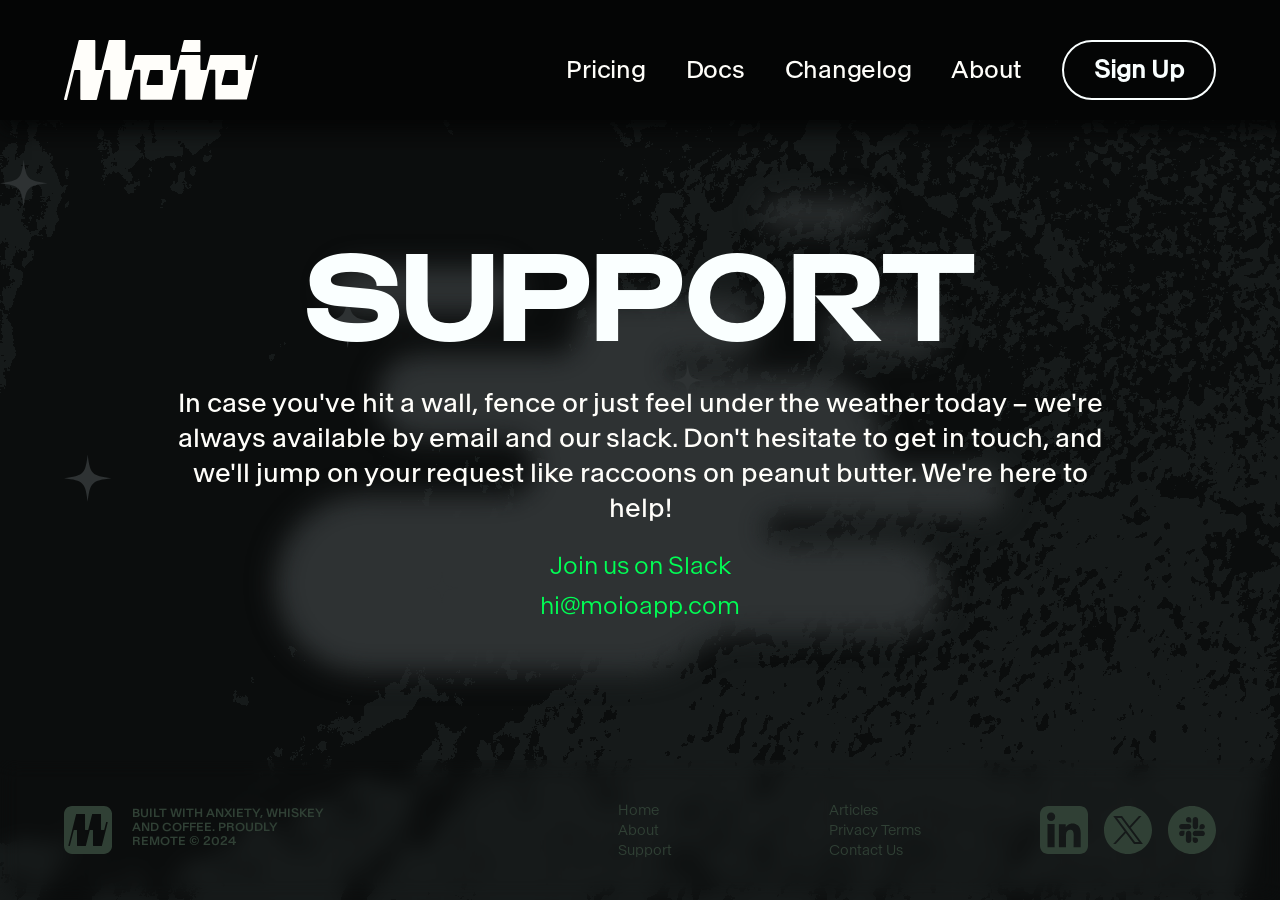
<file: support.html>
<!DOCTYPE html><html lang="en">
<head>
  <meta charset="utf-8">
  <title>Moio Support – Get help via Slack or email</title>
  <meta content="Stuck on something? Reach us on Slack or email. We respond fast." name="description">
  <meta content="Moio Support – Get help via Slack or email" property="og:title">
  <meta content="Stuck on something? Reach us on Slack or email. We respond fast." property="og:description">
  <meta content="Moio Support – Get help via Slack or email" name="twitter:title">
  <meta content="Stuck on something? Reach us on Slack or email. We respond fast." name="twitter:description">
  <meta property="og:type" content="website">
  <meta content="summary_large_image" name="twitter:card">
  <meta content="width=device-width, initial-scale=1" name="viewport">
  <link href="css/normalize.css" rel="stylesheet" type="text/css">
  <link href="css/webflow.css" rel="stylesheet" type="text/css">
  <link href="css/moio.webflow.css" rel="stylesheet" type="text/css">
  <link href="https://fonts.googleapis.com" rel="preconnect">
  <link href="https://fonts.gstatic.com" rel="preconnect" crossorigin="anonymous">
  <link href="https://fonts.googleapis.com/css2?family=IBM+Plex+Sans:wght@300;400;500;600;700&display=swap" rel="stylesheet">
  <link href="images/favicon.png" rel="shortcut icon" type="image/x-icon">
  <link href="images/webclip.png" rel="apple-touch-icon">
  <link href="https://moioapp.com/support" rel="canonical">
  <script type="application/ld+json">
{
  "@context": "https://schema.org",
  "@type": "ContactPage",
  "name": "Support",
  "description": "Get help via Slack or email. We respond fast to support requests.",
  "url": "/support",
  "inLanguage": "en",
  "mainEntity": {
    "@type": "Organization",
    "name": "Moio",
    "url": "https://moioapp.com",
    "logo": {
      "@type": "ImageObject",
      "url": "https://moioapp.com/images/Moio_logo4.svg"
    },
    "contactPoint": [
      {
        "@type": "ContactPoint",
        "contactType": "customer support",
        "email": "hi@moioapp.com",
        "url": "https://moioapp.slack.com/ssb/redirect"
      }
    ]
  }
}
</script>
  <script async="" src="https://www.googletagmanager.com/gtag/js?id=G-KLYB7ZXCBN"></script>
  <script type="text/javascript">window.dataLayer = window.dataLayer || [];function gtag(){dataLayer.push(arguments);}gtag('set', 'developer_id.dZGVlNj', true);gtag('js', new Date());gtag('config', 'G-KLYB7ZXCBN');</script>
  <script src="js/site.js" defer></script>
  <noscript>
    <img height="1" width="1" style="display: none" alt="" src="https://px.ads.linkedin.com/collect/?pid=10129793&fmt=gif">
  </noscript>
</head>
<body class="body support">
  <div>
    <div class="google-tag-manager w-embed w-iframe"><!--  Google Tag Manager (noscript)  -->
      <!--  End Google Tag Manager (noscript)  -->
    </div>
  </div>
  <div role="banner" class="navigation w-nav">
    <div class="header-wrap">
      <a href="index.html" class="logo w-nav-brand"><img src="images/Moio_logo4.svg" alt="" class="logo-image">
        <div class="text-block-18">alpha v0.1<br></div>
      </a>
      <div class="menu">
        <a href="pricing.html" class="header-nav-item small w-nav-link">Pricing</a>
        <a href="https://moioapp.com/docs/" target="_blank" class="header-nav-item small w-nav-link">Docs</a>
        <a href="https://moioapp.com/docs/release-notes" target="_blank" class="header-nav-item small w-nav-link">Changelog</a>
        <a href="about.html" class="header-nav-item small w-nav-link">About</a>
        <a id="CTA-button" href="https://moioapp.com/dashboard" target="_blank" class="waitlist-cta small w-button">Sign up</a>
        <link rel="prerender" href="https://moioapp.com/dashboard">
      </div>
    </div>
  </div>
  <div class="section cc-about">
    <main class="changelog-title-old w-richtext">
      <h1 class="h1">Support</h1>
      <p class="subhead">In case you&#x27;ve hit a wall, fence or just feel under the weather today – we&#x27;re always available by email and our slack. Don&#x27;t hesitate to get in touch, and we&#x27;ll jump on your request like raccoons on peanut butter. We&#x27;re here to help!</p>
    </main>
    <a href="https://moioapp.slack.com/ssb/redirect" target="_blank" class="text-link">Join us on Slack</a>
    <a href="mailto:hi@moioapp.com?subject=support%20question" class="text-link">hi@moioapp.com</a>
  </div>
  <div class="section cc-footer">
    <div class="w-layout-blockcontainer footer w-container">
      <div class="w-layout-grid footer-grid">
        <div id="w-node-be4ae223-6f17-fe28-0840-ba246422773f-6422773c" class="w-layout-blockcontainer footer-logo w-container"><img src="images/moio_icon3.svg" loading="lazy" alt="" height="48" class="footer-logo-img">
          <div class="footer-logo-txt">Built with anxiety, whiskey and coffee. Proudly remote © 2024</div>
          <div class="footer-address">Moio Technologies Inc.<br>8 The Green, Dover,<br>DE 19901<br></div>
        </div>
        <div id="w-node-be4ae223-6f17-fe28-0840-ba2464227743-6422773c">
          <a href="index.html" class="text-link footer">Home</a>
          <a href="about.html" class="text-link footer">About</a>
          <a href="support.html" aria-current="page" class="text-link footer w--current">Support</a>
        </div>
        <div id="w-node-be4ae223-6f17-fe28-0840-ba2464227748-6422773c">
          <a href="articles.html" class="text-link footer">Articles</a>
          <a href="privacy-terms.html" class="text-link footer">Privacy Terms</a>
          <a href="mailto:hi@moioapp.com" class="text-link footer">Contact Us</a>
        </div>
        <div id="w-node-be4ae223-6f17-fe28-0840-ba246422774d-6422773c" class="social-buttons">
          <div class="footer-wrap">
            <a href="https://www.linkedin.com/company/moioapp/" target="_blank" class="link-block w-inline-block"></a>
            <a href="https://x.com/trymoio" target="_blank" class="link-block-2 w-inline-block"></a>
            <a href="https://moioapp.slack.com/ssb/redirect" target="_blank" class="link-block-3 w-inline-block"></a>
          </div>
        </div>
      </div>
    </div>
  </div>
</body>
</html>
</file>
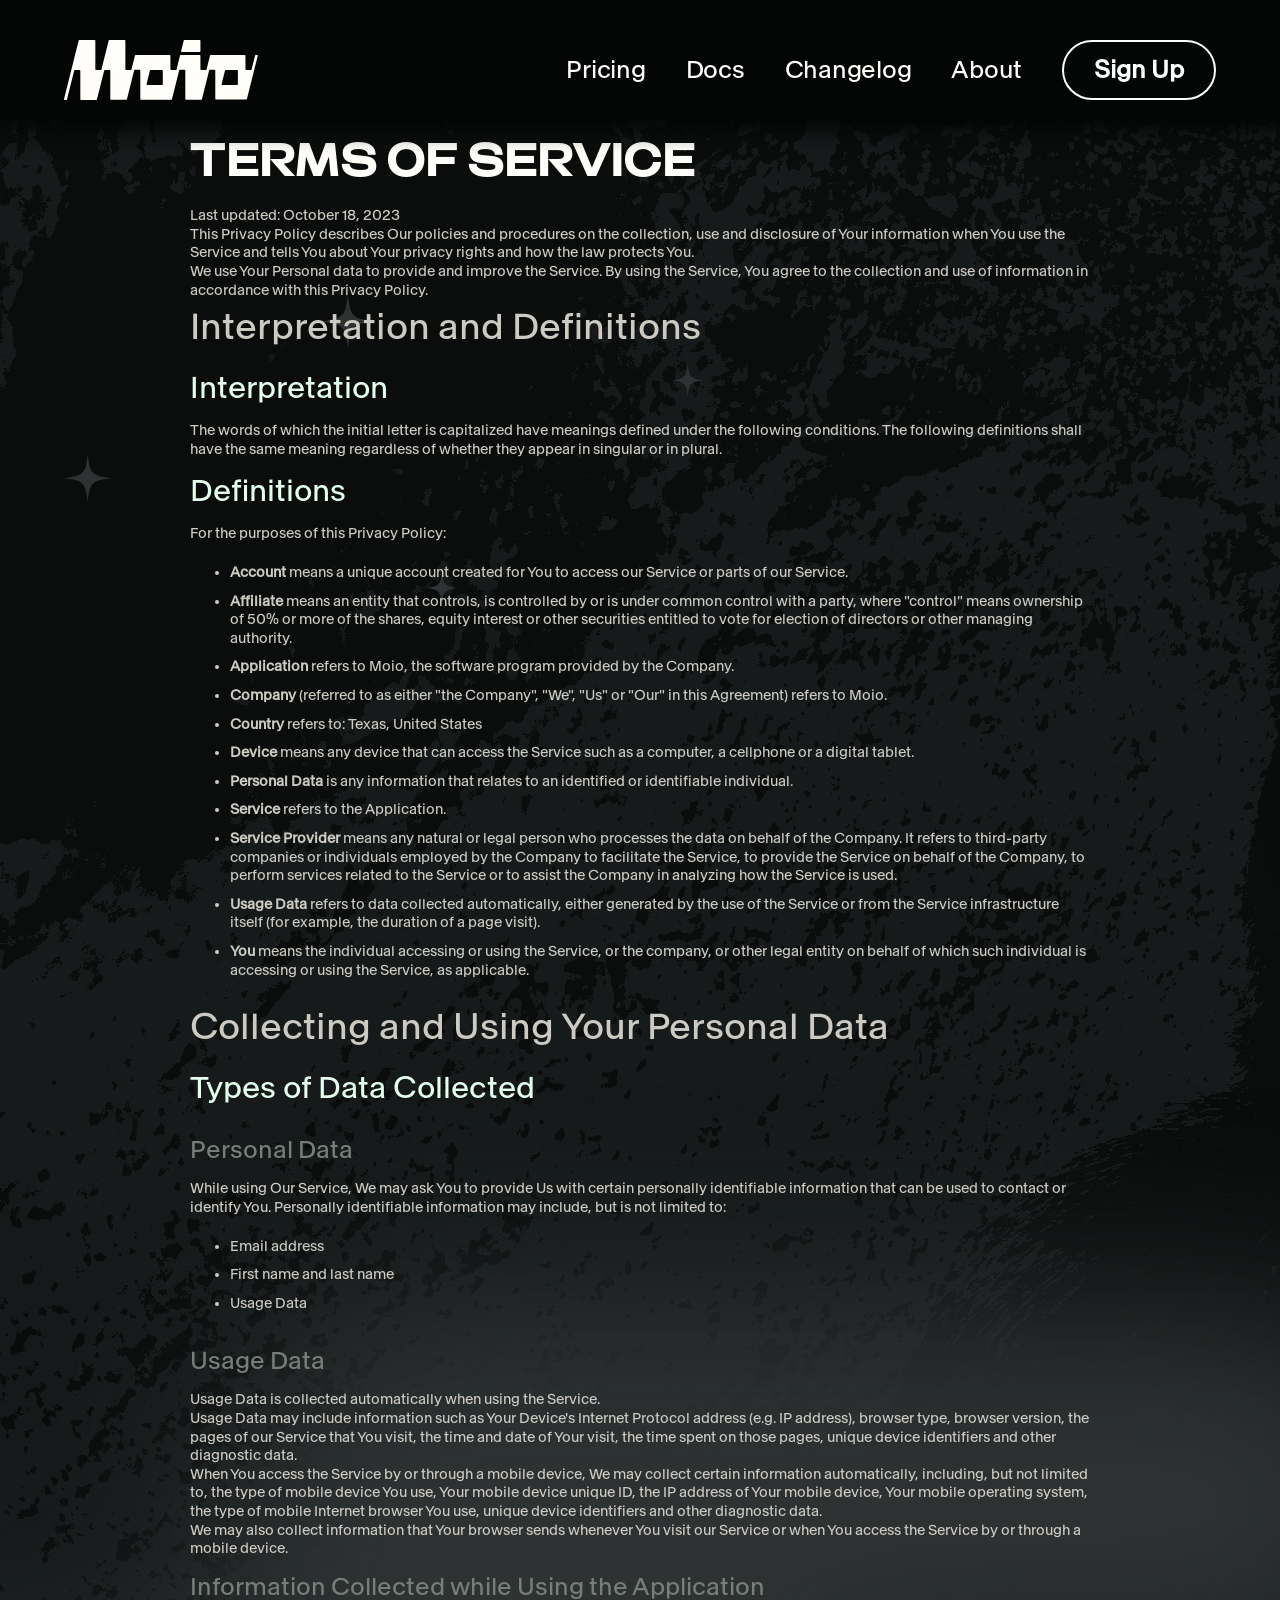
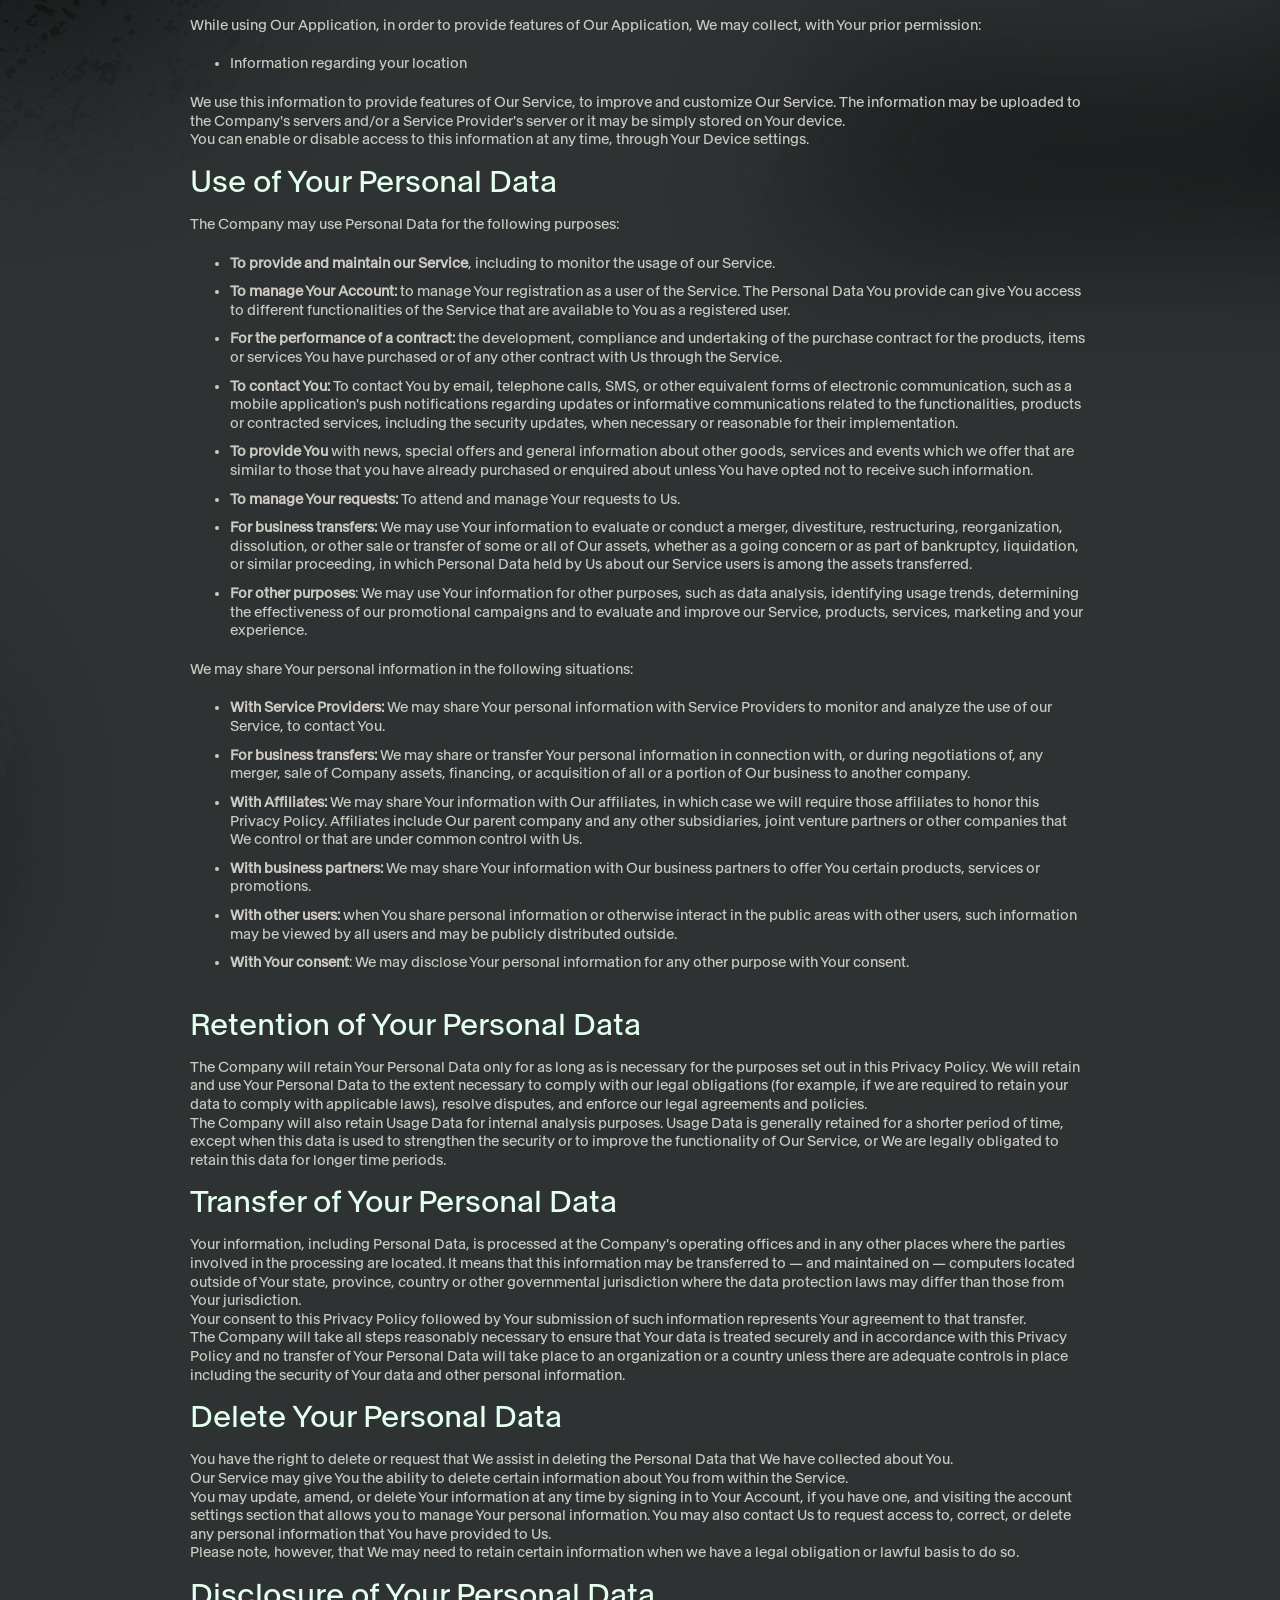
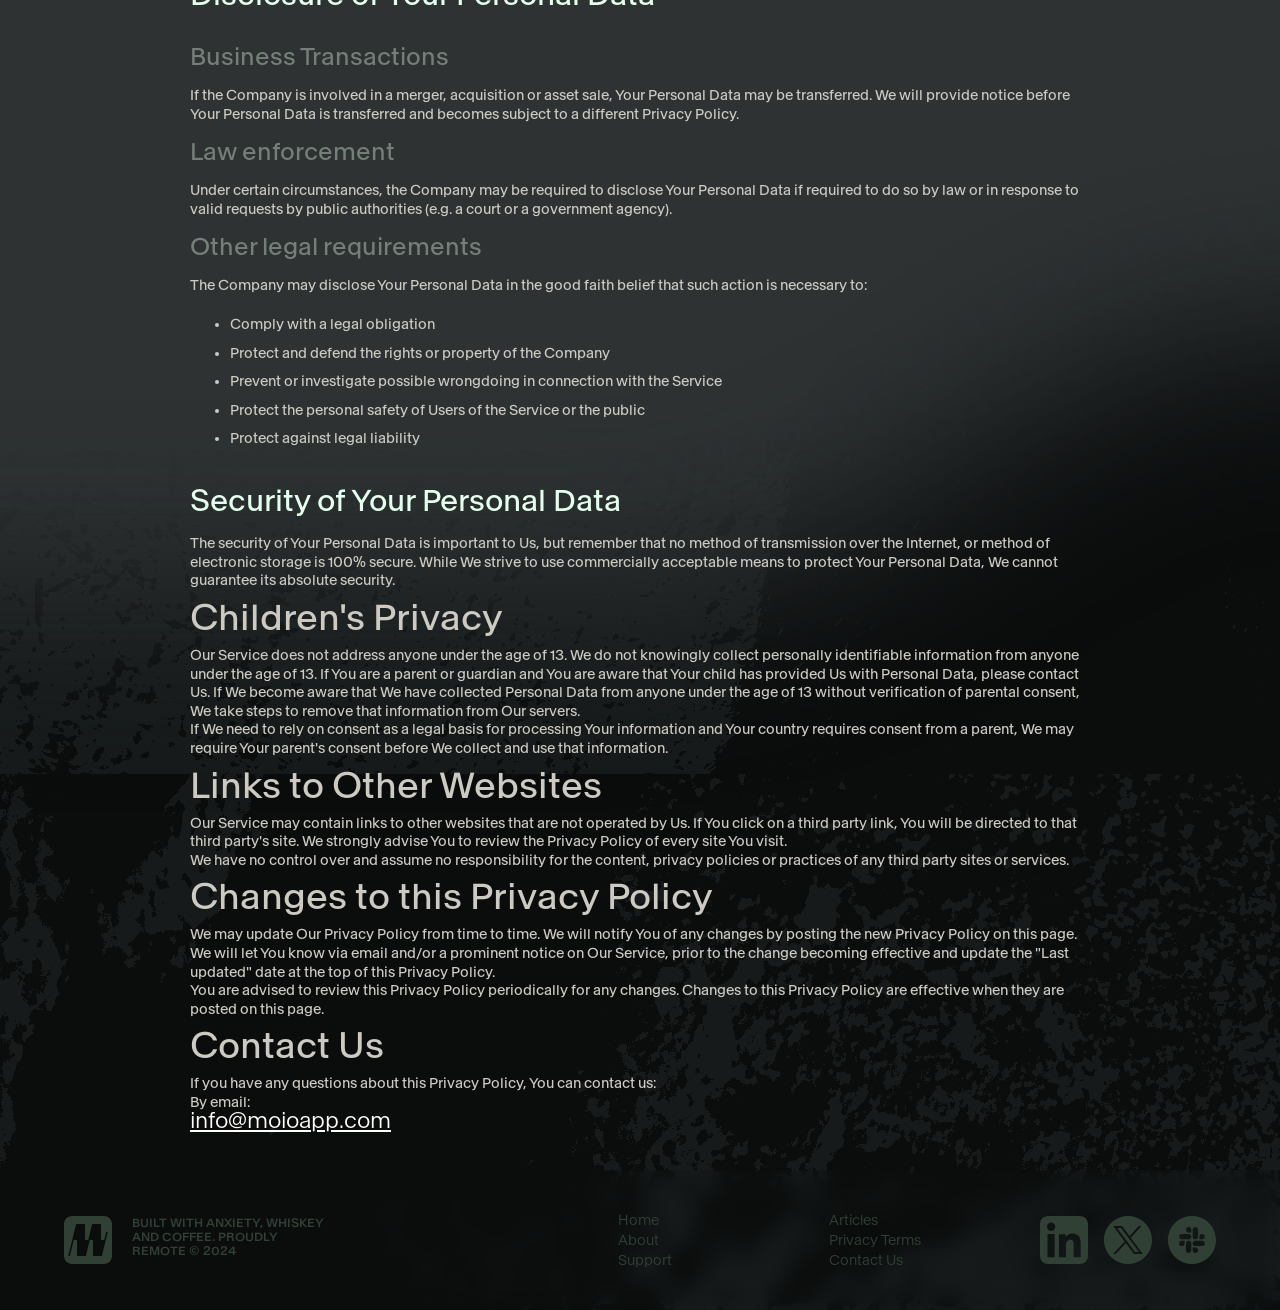
<file: terms-of-service.html>
<!DOCTYPE html><html lang="en">
<head>
  <meta charset="utf-8">
  <title>Moio – Terms of Service</title>
  <meta content="Terms of service for Moio. Read before using the product." name="description">
  <meta content="Moio – Terms of Service" property="og:title">
  <meta content="Terms of service for Moio. Read before using the product." property="og:description">
  <meta content="Moio – Terms of Service" name="twitter:title">
  <meta content="Terms of service for Moio. Read before using the product." name="twitter:description">
  <meta property="og:type" content="website">
  <meta content="summary_large_image" name="twitter:card">
  <meta content="width=device-width, initial-scale=1" name="viewport">
  <link href="css/normalize.css" rel="stylesheet" type="text/css">
  <link href="css/webflow.css" rel="stylesheet" type="text/css">
  <link href="css/moio.webflow.css" rel="stylesheet" type="text/css">
  <link href="https://fonts.googleapis.com" rel="preconnect">
  <link href="https://fonts.gstatic.com" rel="preconnect" crossorigin="anonymous">
  <link href="https://fonts.googleapis.com/css2?family=IBM+Plex+Sans:wght@300;400;500;600;700&display=swap" rel="stylesheet">
  <link href="images/favicon.png" rel="shortcut icon" type="image/x-icon">
  <link href="images/webclip.png" rel="apple-touch-icon">
  <link href="https://moioapp.com/terms-of-service" rel="canonical">
  <script type="application/ld+json">
{
  "@context": "https://schema.org",
  "@type": "WebPage",
  "name": "Moio – Terms of Service",
  "description": "Terms of service for Moio. Read before using the product.",
  "url": "/terms-of-service",
  "inLanguage": "en",
  "dateModified": "2023-10-18",
  "mainEntity": {
    "@type": "Article",
    "@id": "/terms-of-service#article",
    "headline": "Terms of service",
    "dateModified": "2023-10-18",
    "inLanguage": "en",
    "about": {
      "@type": "SoftwareApplication",
      "name": "Moio",
      "applicationCategory": "BusinessApplication",
      "operatingSystem": "Cross-platform"
    },
    "publisher": {
      "@type": "Organization",
      "name": "Moio",
      "logo": {
        "@type": "ImageObject",
        "url": "https://moioapp.com/images/Moio_logo4.svg"
      }
    }
  },
  "breadcrumb": {
    "@type": "BreadcrumbList",
    "itemListElement": [
      {
        "@type": "ListItem",
        "position": 1,
        "name": "Home",
        "item": "/"
      },
      {
        "@type": "ListItem",
        "position": 2,
        "name": "Terms of Service",
        "item": "/terms-of-service"
      }
    ]
  }
}
</script>
  <script async="" src="https://www.googletagmanager.com/gtag/js?id=G-KLYB7ZXCBN"></script>
  <script type="text/javascript">window.dataLayer = window.dataLayer || [];function gtag(){dataLayer.push(arguments);}gtag('set', 'developer_id.dZGVlNj', true);gtag('js', new Date());gtag('config', 'G-KLYB7ZXCBN');</script>
  <script src="js/site.js" defer></script>
  <noscript>
    <img height="1" width="1" style="display: none" alt="" src="https://px.ads.linkedin.com/collect/?pid=10129793&fmt=gif">
  </noscript>
</head>
<body class="body-alt">
  <div>
    <div class="google-tag-manager w-embed w-iframe"><!--  Google Tag Manager (noscript)  -->
      <!--  End Google Tag Manager (noscript)  -->
    </div>
  </div>
  <div role="banner" class="navigation w-nav">
    <div class="header-wrap">
      <a href="index.html" class="logo w-nav-brand"><img src="images/Moio_logo4.svg" alt="" class="logo-image">
        <div class="text-block-18">alpha v0.1<br></div>
      </a>
      <div class="menu">
        <a href="pricing.html" class="header-nav-item small w-nav-link">Pricing</a>
        <a href="https://moioapp.com/docs/" target="_blank" class="header-nav-item small w-nav-link">Docs</a>
        <a href="https://moioapp.com/docs/release-notes" target="_blank" class="header-nav-item small w-nav-link">Changelog</a>
        <a href="about.html" class="header-nav-item small w-nav-link">About</a>
        <a id="CTA-button" href="https://moioapp.com/dashboard" target="_blank" class="waitlist-cta small w-button">Sign up</a>
        <link rel="prerender" href="https://moioapp.com/dashboard">
      </div>
    </div>
  </div>
  <div class="section cc-about">
    <main class="changelog-title-old cc-priv w-richtext">
      <h1 class="h2">Terms of service</h1>
      <p>Last updated: October 18, 2023</p>
      <p>This Privacy Policy describes Our policies and procedures on the collection, use and disclosure of Your information when You use the Service and tells You about Your privacy rights and how the law protects You.</p>
      <p>We use Your Personal data to provide and improve the Service. By using the Service, You agree to the collection and use of information in accordance with this Privacy Policy.</p>
      <h2>Interpretation and Definitions</h2>
      <h3>Interpretation</h3>
      <p>The words of which the initial letter is capitalized have meanings defined under the following conditions. The following definitions shall have the same meaning regardless of whether they appear in singular or in plural.</p>
      <h3>Definitions</h3>
      <p>For the purposes of this Privacy Policy:</p>
      <ul role="list" class="list-2">
        <li><strong>Account</strong> means a unique account created for You to access our Service or parts of our Service.</li>
        <li class="list-item-4"><strong>Affiliate</strong> means an entity that controls, is controlled by or is under common control with a party, where &quot;control&quot; means ownership of 50% or more of the shares, equity interest or other securities entitled to vote for election of directors or other managing authority.</li>
        <li><strong>Application</strong> refers to Moio, the software program provided by the Company.</li>
        <li><strong>Company</strong> (referred to as either &quot;the Company&quot;, &quot;We&quot;, &quot;Us&quot; or &quot;Our&quot; in this Agreement) refers to Moio.</li>
        <li><strong>Country</strong> refers to: Texas, United States</li>
        <li><strong>Device</strong> means any device that can access the Service such as a computer, a cellphone or a digital tablet.</li>
        <li><strong>Personal Data</strong> is any information that relates to an identified or identifiable individual.</li>
        <li><strong>Service</strong> refers to the Application.</li>
        <li><strong>Service Provider</strong> means any natural or legal person who processes the data on behalf of the Company. It refers to third-party companies or individuals employed by the Company to facilitate the Service, to provide the Service on behalf of the Company, to perform services related to the Service or to assist the Company in analyzing how the Service is used.</li>
        <li><strong>Usage Data</strong> refers to data collected automatically, either generated by the use of the Service or from the Service infrastructure itself (for example, the duration of a page visit).</li>
        <li><strong>You</strong> means the individual accessing or using the Service, or the company, or other legal entity on behalf of which such individual is accessing or using the Service, as applicable.</li>
      </ul>
      <h2>Collecting and Using Your Personal Data</h2>
      <h3>Types of Data Collected</h3>
      <h4>Personal Data</h4>
      <p>While using Our Service, We may ask You to provide Us with certain personally identifiable information that can be used to contact or identify You. Personally identifiable information may include, but is not limited to:</p>
      <ul role="list">
        <li>Email address</li>
        <li>First name and last name</li>
        <li>Usage Data</li>
      </ul>
      <h4>Usage Data</h4>
      <p>Usage Data is collected automatically when using the Service.</p>
      <p>Usage Data may include information such as Your Device&#x27;s Internet Protocol address (e.g. IP address), browser type, browser version, the pages of our Service that You visit, the time and date of Your visit, the time spent on those pages, unique device identifiers and other diagnostic data.</p>
      <p>When You access the Service by or through a mobile device, We may collect certain information automatically, including, but not limited to, the type of mobile device You use, Your mobile device unique ID, the IP address of Your mobile device, Your mobile operating system, the type of mobile Internet browser You use, unique device identifiers and other diagnostic data.</p>
      <p>We may also collect information that Your browser sends whenever You visit our Service or when You access the Service by or through a mobile device.</p>
      <h4>Information Collected while Using the Application</h4>
      <p>While using Our Application, in order to provide features of Our Application, We may collect, with Your prior permission:</p>
      <ul role="list">
        <li>Information regarding your location</li>
      </ul>
      <p>We use this information to provide features of Our Service, to improve and customize Our Service. The information may be uploaded to the Company&#x27;s servers and/or a Service Provider&#x27;s server or it may be simply stored on Your device.</p>
      <p>You can enable or disable access to this information at any time, through Your Device settings.</p>
      <h3>Use of Your Personal Data</h3>
      <p>The Company may use Personal Data for the following purposes:</p>
      <ul role="list">
        <li><strong>To provide and maintain our Service</strong>, including to monitor the usage of our Service.</li>
        <li><strong>To manage Your Account:</strong> to manage Your registration as a user of the Service. The Personal Data You provide can give You access to different functionalities of the Service that are available to You as a registered user.</li>
        <li><strong>For the performance of a contract:</strong> the development, compliance and undertaking of the purchase contract for the products, items or services You have purchased or of any other contract with Us through the Service.</li>
        <li><strong>To contact You:</strong> To contact You by email, telephone calls, SMS, or other equivalent forms of electronic communication, such as a mobile application&#x27;s push notifications regarding updates or informative communications related to the functionalities, products or contracted services, including the security updates, when necessary or reasonable for their implementation.</li>
        <li><strong>To provide You</strong> with news, special offers and general information about other goods, services and events which we offer that are similar to those that you have already purchased or enquired about unless You have opted not to receive such information.</li>
        <li><strong>To manage Your requests:</strong> To attend and manage Your requests to Us.</li>
        <li><strong>For business transfers:</strong> We may use Your information to evaluate or conduct a merger, divestiture, restructuring, reorganization, dissolution, or other sale or transfer of some or all of Our assets, whether as a going concern or as part of bankruptcy, liquidation, or similar proceeding, in which Personal Data held by Us about our Service users is among the assets transferred.</li>
        <li><strong>For other purposes</strong>: We may use Your information for other purposes, such as data analysis, identifying usage trends, determining the effectiveness of our promotional campaigns and to evaluate and improve our Service, products, services, marketing and your experience.</li>
      </ul>
      <p>We may share Your personal information in the following situations:</p>
      <ul role="list">
        <li><strong>With Service Providers:</strong> We may share Your personal information with Service Providers to monitor and analyze the use of our Service, to contact You.</li>
        <li><strong>For business transfers:</strong> We may share or transfer Your personal information in connection with, or during negotiations of, any merger, sale of Company assets, financing, or acquisition of all or a portion of Our business to another company.</li>
        <li><strong>With Affiliates:</strong> We may share Your information with Our affiliates, in which case we will require those affiliates to honor this Privacy Policy. Affiliates include Our parent company and any other subsidiaries, joint venture partners or other companies that We control or that are under common control with Us.</li>
        <li><strong>With business partners:</strong> We may share Your information with Our business partners to offer You certain products, services or promotions.</li>
        <li><strong>With other users:</strong> when You share personal information or otherwise interact in the public areas with other users, such information may be viewed by all users and may be publicly distributed outside.</li>
        <li><strong>With Your consent</strong>: We may disclose Your personal information for any other purpose with Your consent.</li>
      </ul>
      <h3>Retention of Your Personal Data</h3>
      <p>The Company will retain Your Personal Data only for as long as is necessary for the purposes set out in this Privacy Policy. We will retain and use Your Personal Data to the extent necessary to comply with our legal obligations (for example, if we are required to retain your data to comply with applicable laws), resolve disputes, and enforce our legal agreements and policies.</p>
      <p>The Company will also retain Usage Data for internal analysis purposes. Usage Data is generally retained for a shorter period of time, except when this data is used to strengthen the security or to improve the functionality of Our Service, or We are legally obligated to retain this data for longer time periods.</p>
      <h3>Transfer of Your Personal Data</h3>
      <p>Your information, including Personal Data, is processed at the Company&#x27;s operating offices and in any other places where the parties involved in the processing are located. It means that this information may be transferred to — and maintained on — computers located outside of Your state, province, country or other governmental jurisdiction where the data protection laws may differ than those from Your jurisdiction.</p>
      <p>Your consent to this Privacy Policy followed by Your submission of such information represents Your agreement to that transfer.</p>
      <p>The Company will take all steps reasonably necessary to ensure that Your data is treated securely and in accordance with this Privacy Policy and no transfer of Your Personal Data will take place to an organization or a country unless there are adequate controls in place including the security of Your data and other personal information.</p>
      <h3>Delete Your Personal Data</h3>
      <p>You have the right to delete or request that We assist in deleting the Personal Data that We have collected about You.</p>
      <p>Our Service may give You the ability to delete certain information about You from within the Service.</p>
      <p>You may update, amend, or delete Your information at any time by signing in to Your Account, if you have one, and visiting the account settings section that allows you to manage Your personal information. You may also contact Us to request access to, correct, or delete any personal information that You have provided to Us.</p>
      <p>Please note, however, that We may need to retain certain information when we have a legal obligation or lawful basis to do so.</p>
      <h3>Disclosure of Your Personal Data</h3>
      <h4>Business Transactions</h4>
      <p>If the Company is involved in a merger, acquisition or asset sale, Your Personal Data may be transferred. We will provide notice before Your Personal Data is transferred and becomes subject to a different Privacy Policy.</p>
      <h4>Law enforcement</h4>
      <p>Under certain circumstances, the Company may be required to disclose Your Personal Data if required to do so by law or in response to valid requests by public authorities (e.g. a court or a government agency).</p>
      <h4>Other legal requirements</h4>
      <p>The Company may disclose Your Personal Data in the good faith belief that such action is necessary to:</p>
      <ul role="list">
        <li>Comply with a legal obligation</li>
        <li>Protect and defend the rights or property of the Company</li>
        <li>Prevent or investigate possible wrongdoing in connection with the Service</li>
        <li>Protect the personal safety of Users of the Service or the public</li>
        <li>Protect against legal liability</li>
      </ul>
      <h3>Security of Your Personal Data</h3>
      <p>The security of Your Personal Data is important to Us, but remember that no method of transmission over the Internet, or method of electronic storage is 100% secure. While We strive to use commercially acceptable means to protect Your Personal Data, We cannot guarantee its absolute security.</p>
      <h2>Children&#x27;s Privacy</h2>
      <p>Our Service does not address anyone under the age of 13. We do not knowingly collect personally identifiable information from anyone under the age of 13. If You are a parent or guardian and You are aware that Your child has provided Us with Personal Data, please contact Us. If We become aware that We have collected Personal Data from anyone under the age of 13 without verification of parental consent, We take steps to remove that information from Our servers.</p>
      <p>If We need to rely on consent as a legal basis for processing Your information and Your country requires consent from a parent, We may require Your parent&#x27;s consent before We collect and use that information.</p>
      <h2>Links to Other Websites</h2>
      <p>Our Service may contain links to other websites that are not operated by Us. If You click on a third party link, You will be directed to that third party&#x27;s site. We strongly advise You to review the Privacy Policy of every site You visit.</p>
      <p>We have no control over and assume no responsibility for the content, privacy policies or practices of any third party sites or services.</p>
      <h2>Changes to this Privacy Policy</h2>
      <p>We may update Our Privacy Policy from time to time. We will notify You of any changes by posting the new Privacy Policy on this page.</p>
      <p>We will let You know via email and/or a prominent notice on Our Service, prior to the change becoming effective and update the &quot;Last updated&quot; date at the top of this Privacy Policy.</p>
      <p>You are advised to review this Privacy Policy periodically for any changes. Changes to this Privacy Policy are effective when they are posted on this page.</p>
      <h2>Contact Us</h2>
      <p>If you have any questions about this Privacy Policy, You can contact us:</p>
      <p>By email: <a href="mailto:info@moioapp.com?subject=Privacy%20policy%20questions" class="link-4">info@moioapp.com</a>
      </p>
    </main>
  </div>
  <div class="section cc-footer">
    <div class="w-layout-blockcontainer footer w-container">
      <div class="w-layout-grid footer-grid">
        <div id="w-node-be4ae223-6f17-fe28-0840-ba246422773f-6422773c" class="w-layout-blockcontainer footer-logo w-container"><img src="images/moio_icon3.svg" loading="lazy" alt="" height="48" class="footer-logo-img">
          <div class="footer-logo-txt">Built with anxiety, whiskey and coffee. Proudly remote © 2024</div>
          <div class="footer-address">Moio Technologies Inc.<br>8 The Green, Dover,<br>DE 19901<br></div>
        </div>
        <div id="w-node-be4ae223-6f17-fe28-0840-ba2464227743-6422773c">
          <a href="index.html" class="text-link footer">Home</a>
          <a href="about.html" class="text-link footer">About</a>
          <a href="support.html" class="text-link footer">Support</a>
        </div>
        <div id="w-node-be4ae223-6f17-fe28-0840-ba2464227748-6422773c">
          <a href="articles.html" class="text-link footer">Articles</a>
          <a href="privacy-terms.html" class="text-link footer">Privacy Terms</a>
          <a href="mailto:hi@moioapp.com" class="text-link footer">Contact Us</a>
        </div>
        <div id="w-node-be4ae223-6f17-fe28-0840-ba246422774d-6422773c" class="social-buttons">
          <div class="footer-wrap">
            <a href="https://www.linkedin.com/company/moioapp/" target="_blank" class="link-block w-inline-block"></a>
            <a href="https://x.com/trymoio" target="_blank" class="link-block-2 w-inline-block"></a>
            <a href="https://moioapp.slack.com/ssb/redirect" target="_blank" class="link-block-3 w-inline-block"></a>
          </div>
        </div>
      </div>
    </div>
  </div>
</body>
</html>
</file>
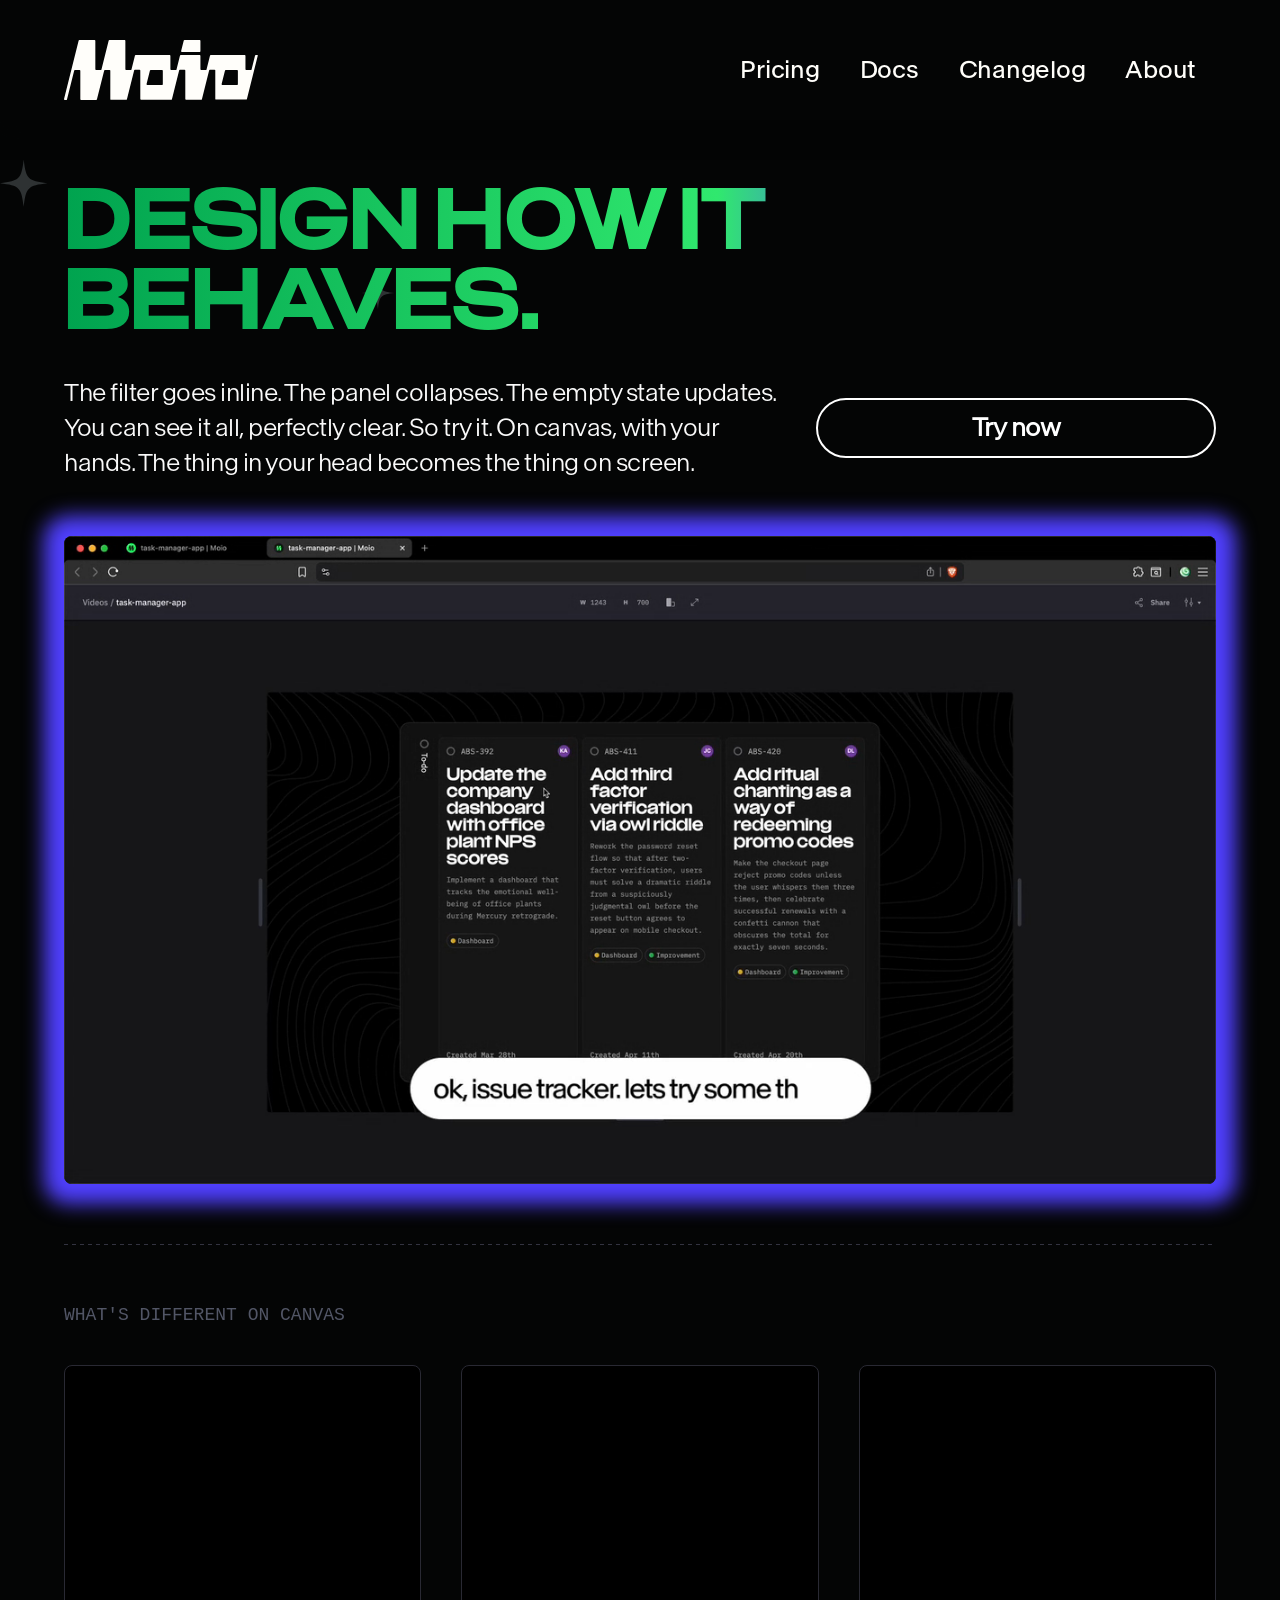
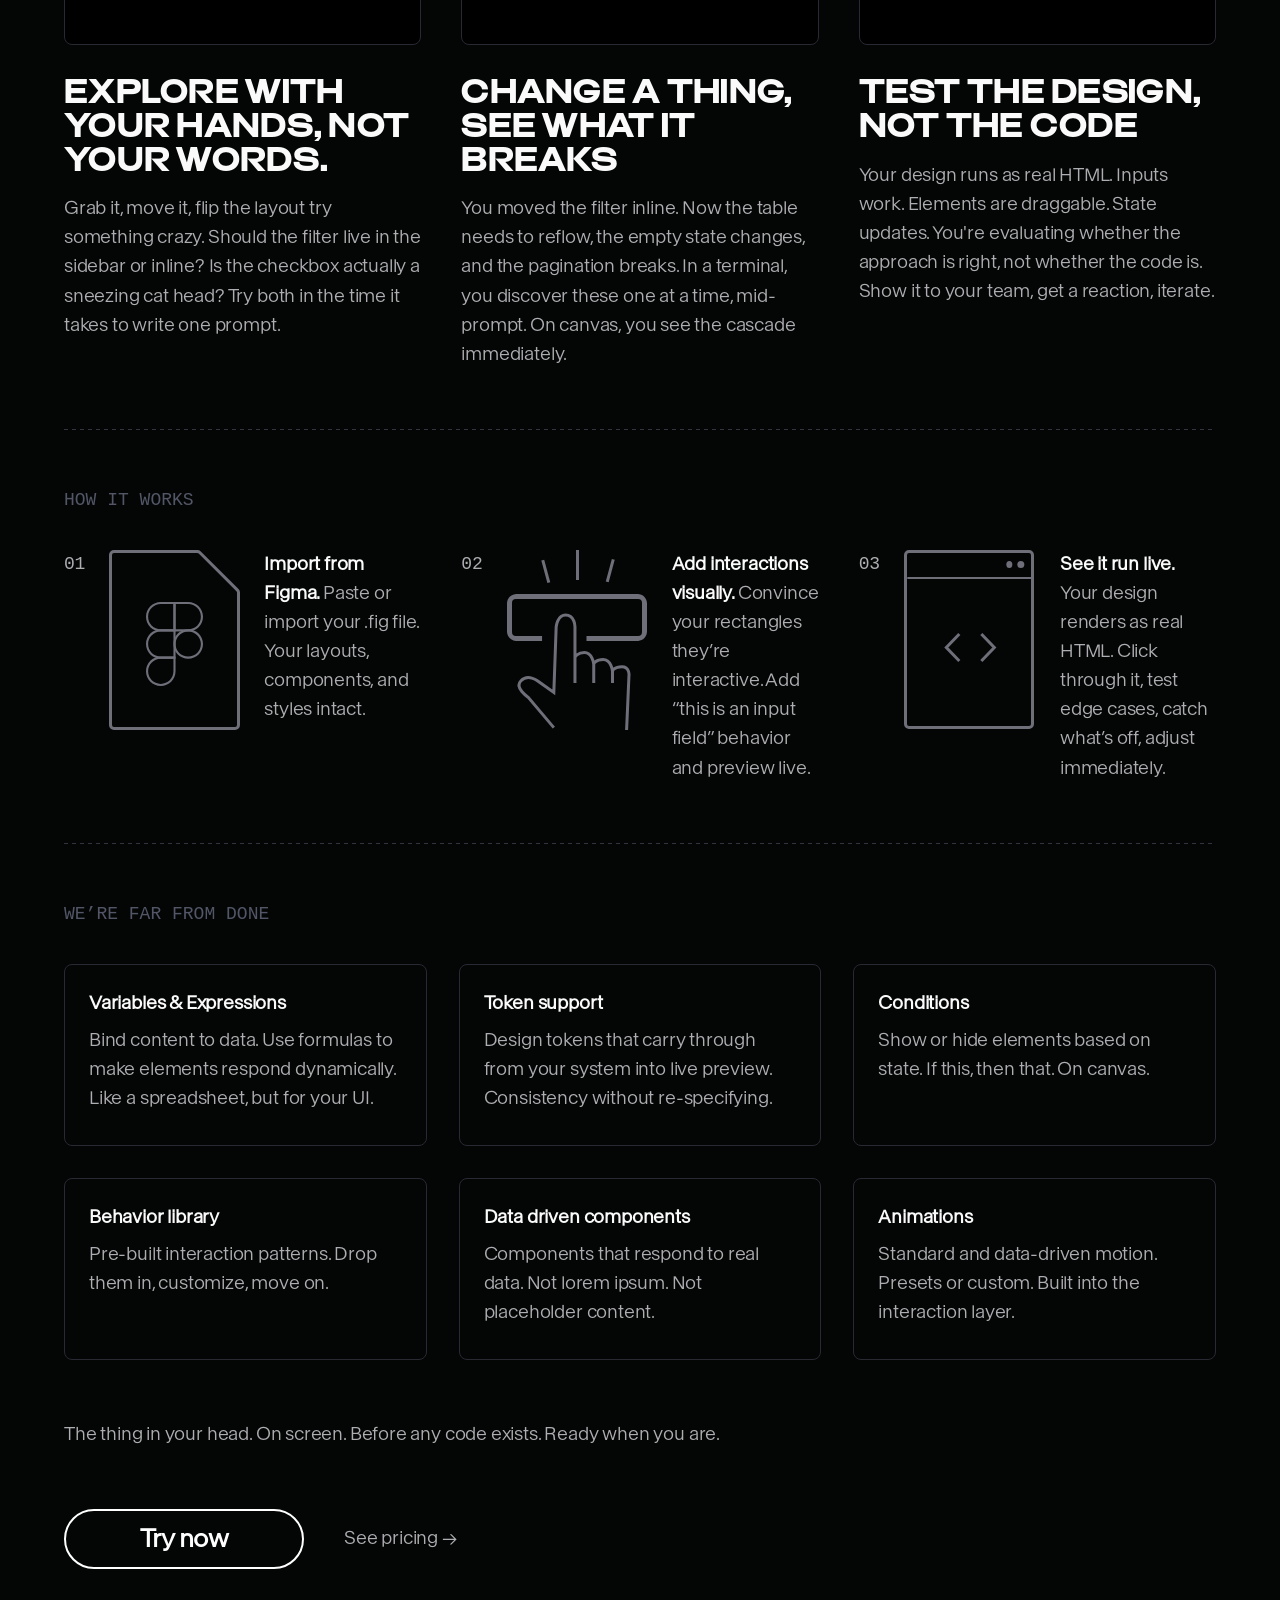
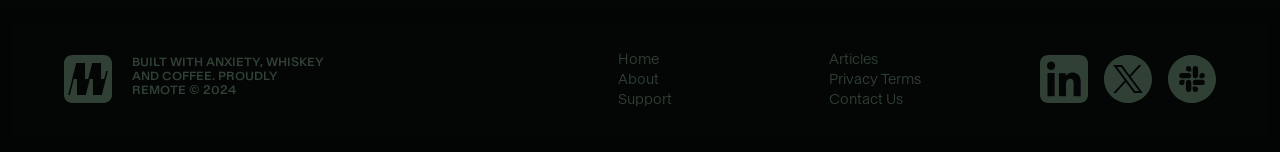
<file: the-missing-design-primitive.html>
<!DOCTYPE html><html lang="en">
<head>
  <meta charset="utf-8">
  <title>Moio – Design how it works before you commit to code</title>
  <meta content="It&#x27;s all in your head, perfectly clear. Then you spend six prompts trying to explain it. Moio lets you design interactions on canvas and see them run as real HTML." name="description">
  <meta content="The missing design primitive" property="og:title">
  <meta content="It&#x27;s all in your head, perfectly clear. Then you spend six prompts trying to explain it. Moio lets you design interactions on canvas and see them run as real HTML." property="og:description">
  <meta content="The missing design primitive" name="twitter:title">
  <meta content="It&#x27;s all in your head, perfectly clear. Then you spend six prompts trying to explain it. Moio lets you design interactions on canvas and see them run as real HTML." name="twitter:description">
  <meta property="og:type" content="website">
  <meta content="summary_large_image" name="twitter:card">
  <meta content="width=device-width, initial-scale=1" name="viewport">
  <link href="css/normalize.css" rel="stylesheet" type="text/css">
  <link href="css/webflow.css" rel="stylesheet" type="text/css">
  <link href="css/moio.webflow.css" rel="stylesheet" type="text/css">
  <link href="https://fonts.googleapis.com" rel="preconnect">
  <link href="https://fonts.gstatic.com" rel="preconnect" crossorigin="anonymous">
  <link href="https://fonts.googleapis.com/css2?family=IBM+Plex+Sans:wght@300;400;500;600;700&display=swap" rel="stylesheet">
  <link href="images/favicon.png" rel="shortcut icon" type="image/x-icon">
  <link href="images/webclip.png" rel="apple-touch-icon">
  <link href="https://moioapp.com/the-missing-design-primitive" rel="canonical">
  <script type="application/ld+json">
{
  "@context": "https://schema.org",
  "@type": "Article",
  "headline": "The Missing Design Primitive",
  "name": "The Missing Design Primitive",
  "description": "It's all in your head, perfectly clear. Then you spend six prompts trying to explain it. Moio lets you design interactions on canvas and see them run as real HTML.",
  "url": "/the-missing-design-primitive",
  "inLanguage": "en",
  "author": {
    "@type": "Organization",
    "name": "Moio"
  },
  "publisher": {
    "@type": "Organization",
    "name": "Moio",
    "logo": {
      "@type": "ImageObject",
      "url": "https://moioapp.com/images/Moio_logo4.svg"
    }
  },
  "image": {
    "@type": "ImageObject",
    "url": "https://moioapp.com/images/Moio_logo4.svg"
  }
}
</script>
  <script async="" src="https://www.googletagmanager.com/gtag/js?id=G-KLYB7ZXCBN"></script>
  <script type="text/javascript">window.dataLayer = window.dataLayer || [];function gtag(){dataLayer.push(arguments);}gtag('set', 'developer_id.dZGVlNj', true);gtag('js', new Date());gtag('config', 'G-KLYB7ZXCBN');</script>
  <script src="js/site.js" defer></script>
  <noscript>
    <img height="1" width="1" style="display: none" alt="" src="https://px.ads.linkedin.com/collect/?pid=10129793&fmt=gif">
  </noscript>
</head>
<body class="body">
  <div role="banner" class="navigation w-nav">
    <div class="header-wrap">
      <a href="index.html" class="logo w-nav-brand"><img src="images/Moio_logo4.svg" alt="" class="logo-image">
        <div class="text-block-18">alpha v0.1<br></div>
      </a>
      <div class="menu">
        <a href="pricing.html" class="header-nav-item small w-nav-link">Pricing</a>
        <a href="https://moioapp.com/docs/" target="_blank" class="header-nav-item small w-nav-link">Docs</a>
        <a href="https://moioapp.com/docs/release-notes" target="_blank" class="header-nav-item small w-nav-link">Changelog</a>
        <a href="about.html" class="header-nav-item small w-nav-link">About</a>
      </div>
    </div>
  </div>
  <div class="w-layout-blockcontainer flex-container hero w-container">
    <div class="w-embed w-script">
      <style>
  .moio-page {
    --moio-bg: #000000;
    --moio-text-primary: #fafafa;
    --moio-text-secondary: #aeaeb2;
    --moio-text-muted: #525666;
    --moio-border: #292933;
    --moio-separator: #333340;
    --moio-icon: #6f6f7a;
    --moio-gradient: linear-gradient(90deg, #00a34f 0%, #30e86e 56.73%, #4c66f6 70.67%, #2944cc 100%);
    --font-display: 'Nicephore', sans-serif;
    --font-body: 'Baikal Light', sans-serif;
    --font-mono: 'IBM Plex Mono', monospace;
    --text-2xl: 72px;
    --text-xl: 28px;
    --text-lg: 25px;
    --text-md: 24px;
    --text-base: 18px;
    --text-sm: 16px;
    --leading-2xl: 80px;
    --leading-xl: 1.2;
    --leading-lg: 32px;
    --leading-base: 1.618;
    --leading-sm: 24px;
    --weight-light: 300;
    --weight-regular: 400;
    --weight-medium: 500;
    --weight-bold: 700;
    --weight-black: 800;
    --tracking-wide: 0.28px;
    --tracking-normal: 0;
    --tracking-tight-sm: -0.16px;
    --tracking-tight: -0.18px;
    --tracking-tight-md: -0.24px;
    --tracking-tight-lg: -0.5px;
    --space-xs: 8px;
    --space-sm: 16px;
    --space-md: 24px;
    --space-lg: 32px;
    --space-xl: 40px;
    --space-2xl: 60px;
    --radius-card: 8px;
    --radius-pill: 36px;
    background: transparent;
    min-height: 100vh;
    width: 100%;
  }
  .moio-content {
    max-width: 1297px;
    margin: 0 auto;
    display: flex;
    flex-direction: column;
    gap: var(--space-2xl);
    align-items: flex-start;
  }
  .moio-section-label {
    font-family: var(--font-mono);
    font-size: var(--text-base);
    color: var(--moio-text-muted);
    text-transform: uppercase;
    white-space: nowrap;
    line-height: normal;
  }
  .moio-separator {
    width: 100%;
    height: 1px;
    background-image: repeating-linear-gradient(to right, var(--moio-separator) 0, var(--moio-separator) 4px, transparent 4px, transparent 8px);
  }
  .moio-section {
    display: flex;
    flex-direction: column;
    gap: var(--space-xl);
    align-items: flex-start;
    width: 100%;
  }
  .moio-hero {
    display: flex;
    flex-direction: column;
    gap: var(--space-lg);
    align-items: flex-start;
    width: 100%;
  }
  .moio-hero__video {
    width: 100%;
    aspect-ratio: 16/9;
    border-radius: var(--radius-card);
    overflow: hidden;
    box-shadow: 0px 0px 20px 20px #5040ff;
  }
  .moio-hero__video iframe {
    width: 100%;
    height: 100%;
    border: 0;
  }
  .moio-hero__cta-row {
    display: flex;
    flex-direction: row;
    align-items: center;
    gap: var(--space-xl);
    width: 100%;
    margin-bottom: 24px;
  }
  .moio-hero__cta-row .moio-hero__body {
    flex: 1;
    width: auto;
  }
  .moio-hero__cta-row .moio-btn-cta {
    flex: 0 0 400px;
    width: 400px;
  }
  .moio-hero__headline {
    padding-top: 24px;
    text-transform: uppercase;
    font-family: var(--font-display);
    font-size: var(--text-2xl);
    line-height: var(--leading-2xl);
    font-weight: var(--weight-black);
    width: 100%;
  }
  .moio-hero__headline-white {
    color: var(--moio-text-primary);
  }
  .moio-hero__headline-gradient {
    background-image: var(--moio-gradient);
    -webkit-background-clip: text;
    background-clip: text;
    -webkit-text-fill-color: transparent;
    color: transparent;
  }
  .moio-hero__body {
    font-family: var(--font-body);
    font-weight: var(--weight-light);
    font-size: var(--text-md);
    line-height: 1.45;
    letter-spacing: var(--tracking-tight-lg);
    color: var(--moio-text-primary);
  }
  .moio-card-grid {
    display: flex;
    gap: var(--space-xl);
    align-items: flex-start;
    width: 100%;
  }
  .moio-feature-card {
    flex: 1 0 0%;
    min-width: 0;
    min-height: 0;
    display: flex;
    flex-direction: column;
    gap: var(--space-sm);
    align-items: flex-start;
  }
  .moio-feature-card__image {
    height: 280px;
    overflow: hidden;
    position: relative;
    border-radius: var(--radius-card);
    width: 100%;
    flex-shrink: 0;
    border: solid var(--moio-border) 1px;
    background: #000;
    transition: border-color 200ms ease;
  }
  .moio-feature-card--active .moio-feature-card__image {
    border-color: var(--lime);
  }
  .moio-feature-card__image video,
  .moio-feature-card__image img {
    width: 100%;
    height: 100%;
    object-fit: cover;
    display: block;
    transition: opacity 400ms ease;
  }
  .moio-feature-card__title {
    font-family: var(--font-display);
    font-weight: var(--weight-black);
    font-size: var(--text-xl);
    line-height: var(--leading-xl);
    letter-spacing: var(--tracking-wide);
    text-transform: uppercase;
    color: var(--moio-text-primary);
    width: 100%;
    padding-top: var(--space-sm);
  }
  .moio-feature-card__body {
    font-family: var(--font-body);
    font-weight: var(--weight-light);
    font-size: var(--text-base);
    line-height: var(--leading-base);
    letter-spacing: var(--tracking-tight);
    color: var(--moio-text-secondary);
    width: 100%;
  }
  .moio-step-card {
    flex: 1;
    display: flex;
    gap: var(--space-md);
  }
  .moio-step-card__number {
    font-family: var(--font-mono);
    font-weight: var(--weight-light);
    font-size: var(--text-base);
    line-height: var(--leading-base);
    letter-spacing: var(--tracking-tight);
    color: var(--moio-text-secondary);
    white-space: nowrap;
    flex-shrink: 0;
  }
  .moio-step-card__icon {
    flex: 0 0 auto;
    background-size: 100% 100%;
    background-repeat: no-repeat;
  }
  .moio-step-card__icon--01 {
    width: 131px;
    height: 180px;
    background-image: url("data:image/svg+xml,<svg fill='none' preserveAspectRatio='none' viewBox='0 0 131 180' xmlns='http://www.w3.org/2000/svg'><path d='M5 1.5H88.2793C89.2051 1.5 90.0931 1.86714 90.749 2.52051L128.47 40.0967C129.129 40.7534 129.5 41.6466 129.5 42.5771V175C129.5 176.933 127.933 178.5 126 178.5H5C3.067 178.5 1.5 176.933 1.5 175V5C1.5 3.067 3.06701 1.5 5 1.5Z' stroke='%236f6f7a' stroke-width='3'/><path d='M37 66.7C37 58.5814 43.6162 52 51.7778 52H66.5556V81.4H51.7778V79.3H64.4444V54.1H51.7778C44.7822 54.1 39.1111 59.7412 39.1111 66.7C39.1111 73.6588 44.7822 79.3 51.7778 79.3V81.4C43.6162 81.4 37 74.8186 37 66.7Z' fill='%236f6f7a'/><path d='M37 94C37 85.8814 43.6162 79.3 51.7778 79.3H66.5556V108.7H51.7778V106.6H64.4444V81.4H51.7778C44.7822 81.4 39.1111 87.0412 39.1111 94C39.1111 100.959 44.7822 106.6 51.7778 106.6V108.7C43.6162 108.7 37 102.119 37 94Z' fill='%236f6f7a'/><path d='M64.4444 121.3V108.7H51.7778C44.7822 108.7 39.1111 114.341 39.1111 121.3C39.1111 128.259 44.7822 133.9 51.7778 133.9V136C43.6162 136 37 129.419 37 121.3C37 113.181 43.6162 106.6 51.7778 106.6H66.5556V121.3C66.5556 129.419 59.9393 136 51.7778 136V133.9C58.7734 133.9 64.4444 128.259 64.4444 121.3Z' fill='%236f6f7a'/><path d='M91.8889 66.7C91.8889 59.7412 86.2178 54.1 79.2222 54.1H66.5556V79.3H79.2222V81.4H64.4444V52H79.2222C87.3838 52 94 58.5814 94 66.7C94 74.8186 87.3838 81.4 79.2222 81.4V79.3C86.2178 79.3 91.8889 73.6588 91.8889 66.7Z' fill='%236f6f7a'/><path d='M91.8889 94C91.8889 87.0412 86.2178 81.4 79.2222 81.4C72.2266 81.4 66.5556 87.0412 66.5556 94C66.5556 100.959 72.2266 106.6 79.2222 106.6V108.7C71.0607 108.7 64.4444 102.119 64.4444 94C64.4444 85.8814 71.0607 79.3 79.2222 79.3C87.3838 79.3 94 85.8814 94 94C94 102.119 87.3838 108.7 79.2222 108.7V106.6C86.2178 106.6 91.8889 100.959 91.8889 94Z' fill='%236f6f7a'/></svg>");
  }
  .moio-step-card__icon--02 {
    width: 141px;
    height: 181px;
    background-image: url("data:image/svg+xml,<svg fill='none' preserveAspectRatio='none' viewBox='0 0 141 181' xmlns='http://www.w3.org/2000/svg'><path d='M46.8323 177.653L21.0132 147.143C21.0132 147.143 6.93006 137.755 13.9716 130.714C21.0132 123.673 30.402 130.714 30.402 130.714L46.8323 142.449L49.1795 76.7347C49.1795 76.7347 50.3528 65 58.5679 65C67.9571 65 67.9571 76.7347 67.9571 76.7347V107.245M67.9571 133.061V107.245M67.9571 107.245C67.9571 107.245 70.3012 102.551 77.3458 102.551C85.558 102.551 86.7346 114.286 86.7346 114.286M86.7346 114.286V133.061M86.7346 114.286C86.7346 114.286 87.9111 109.592 96.1233 109.592C104.335 109.592 105.512 121.327 105.512 121.327M105.512 121.327L105.512 133.061M105.512 121.327C105.512 121.327 106.689 116.633 114.901 116.633C123.113 116.633 121.942 126.02 121.942 126.02L119.595 180' stroke='%236f6f7a' stroke-width='3'/><path d='M130.667 44C135.821 44.0002 140 48.209 140 53.4004V81.5996C140 86.6287 136.079 90.7363 131.147 90.9883L130.667 91H79.4805V86H131.147C133.725 86 135 84.5957 135 82V53C135 50.4043 133.725 49 131.147 49H8.85254C6.27521 49 5 50.4043 5 53V82.084C5 84.6797 6.27521 86 8.85254 86H35.0645V91H8.85254C4.08054 90.7561 0.253847 86.8901 0.0117188 82.084L0 81.5996V53.4004C0 48.209 4.1785 44.0002 9.33301 44H130.667Z' fill='%236f6f7a'/><line stroke='%236f6f7a' stroke-width='3' x1='70.5' x2='70.5' y1='30' y2='0'/><line stroke='%236f6f7a' stroke-width='3' x1='41.807' x2='35.7567' y1='32.6752' y2='10.0951'/><line stroke='%236f6f7a' stroke-width='3' x1='100.23' x2='106.281' y1='31.8987' y2='9.31865'/></svg>");
  }
  .moio-step-card__icon--03 {
    width: 132px;
    height: 180px;
    background-image: url("data:image/svg+xml,<svg fill='none' preserveAspectRatio='none' viewBox='0 0 132 180' xmlns='http://www.w3.org/2000/svg'><path d='M5 1.5H125C126.933 1.5 128.5 3.06701 128.5 5V174C128.5 175.933 126.933 177.5 125 177.5H5C3.067 177.5 1.5 175.933 1.5 174V5C1.5 3.067 3.067 1.5 5 1.5Z' stroke='%236f6f7a' stroke-width='3'/><path d='M3.33398 28L129.334 28' stroke='%236f6f7a' stroke-width='2'/><path d='M77.334 84L90.334 97.5L77.334 111' stroke='%236f6f7a' stroke-width='3'/><path d='M55.334 111L42.334 97.5L55.334 84' stroke='%236f6f7a' stroke-width='3'/><circle cx='116.834' cy='14.5' fill='%236f6f7a' r='3.5'/><ellipse cx='105.334' cy='14.5' fill='%236f6f7a' rx='3' ry='3.5'/></svg>");
  }
  .moio-step-card__text {
    flex: 1 0 0%;
    text-align: left;
    font-size: var(--text-base);
    letter-spacing: var(--tracking-tight);
    line-height: var(--leading-base);
  }
  .moio-step-card__text-bold {
    font-family: var(--font-body);
    font-weight: var(--weight-bold);
    line-height: var(--leading-base);
    color: var(--moio-text-primary);
  }
  .moio-step-card__text-normal {
    font-family: var(--font-body);
    font-weight: var(--weight-regular);
    line-height: var(--leading-base);
    color: var(--moio-text-secondary);
  }
  .moio-roadmap-grid {
    display: flex;
    flex-wrap: wrap;
    gap: var(--space-lg);
    align-items: flex-start;
    width: 100%;
  }
  .moio-roadmap-card {
    flex: 1 0 0%;
    min-width: 300px;
    min-height: 180px;
    position: relative;
    border-radius: var(--radius-card);
    border: 1px solid var(--moio-border);
  }
  .moio-roadmap-card__inner {
    display: flex;
    flex-direction: column;
    gap: var(--space-xs);
    padding: var(--space-md);
    font-size: var(--text-base);
    letter-spacing: var(--tracking-tight);
    line-height: var(--leading-base);
    min-height: inherit;
  }
  .moio-roadmap-card__title {
    font-family: var(--font-body);
    font-weight: var(--weight-bold);
    color: var(--moio-text-primary);
  }
  .moio-roadmap-card__body {
    font-family: var(--font-body);
    font-weight: var(--weight-regular);
    color: var(--moio-text-secondary);
  }
  .moio-btn-cta {
    display: flex;
    align-items: center;
    justify-content: center;
    height: 60px;
    width: 240px;
    border-radius: var(--radius-pill);
    border: 2px solid white;
    background: transparent;
    font-family: var(--font-body);
    font-weight: var(--weight-bold);
    font-size: var(--text-lg);
    letter-spacing: var(--tracking-tight-lg);
    color: white;
    cursor: pointer;
    text-decoration: none;
  }
  .moio-btn-cta:hover {
    background: var(--lime);
    border-color: var(--lime);
  }
  .moio-links {
    display: flex;
    gap: var(--space-xl);
    align-items: center;
    width: 100%;
  }
  .moio-link-text {
    font-family: var(--font-body);
    font-weight: var(--weight-light);
    font-size: var(--text-base);
    line-height: var(--leading-base);
    letter-spacing: var(--tracking-tight);
    color: var(--moio-text-secondary);
    text-decoration: none;
  }
  .moio-link-text:hover {
    color: var(--lime);
  }
  .moio-body-text {
    font-family: var(--font-body);
    font-weight: var(--weight-light);
    font-size: var(--text-base);
    line-height: var(--leading-base);
    letter-spacing: var(--tracking-tight);
    color: var(--moio-text-secondary);
    width: 100%;
  }
  @media (max-width: 1024px) {
    .moio-content {
      max-width: 720px;
    }
    .moio-hero__cta-row {
      flex-direction: column;
      align-items: flex-start;
    }
    .moio-hero__cta-row .moio-btn-cta {
      flex: none;
      width: 400px;
    }
    .moio-hero__headline {
      font-size: 72px;
      line-height: 76px;
    }
    .moio-card-grid {
      flex-direction: column;
    }
    .moio-roadmap-card {
      min-width: 280px;
    }
  }
  @media (max-width: 768px) {
    .moio-hero__headline {
      padding-top: 0;
    }
    .moio-hero__cta-row {
      flex-direction: column;
      align-items: center;
    }
    .moio-hero__cta-row .moio-btn-cta {
      flex: none;
      width: 100%;
    }
    .moio-hero__headline {
      font-size: 48px;
      line-height: 52px;
    }
    .moio-hero__body {
      font-size: var(--text-base);
      line-height: 28px;
    }
    .moio-step-card {
      flex-wrap: wrap;
    }
    .moio-step-card__icon {
      width: 100px;
      height: 137px;
      align-self: flex-start;
    }
    .moio-links {
      flex-direction: column;
      align-items: center;
    }
  }
</style>
      <div class="moio-page">
        <div class="moio-content">
          <!--  ============ HERO SECTION ============  -->
          <div class="moio-hero">
            <div class="moio-hero__headline">
              <p class="moio-hero__headline-gradient">Design how it behaves.</p>
            </div>
            <div class="moio-hero__cta-row">
              <p class="moio-hero__body">
                The filter goes inline. The panel collapses. The empty state updates. You can see it all, perfectly clear. So try it. On canvas, with your hands. The thing in your head becomes the thing on screen.
              </p>
              <a href="https://moioapp.com/signup" class="moio-btn-cta">Try now</a>
            </div>
            <div class="moio-hero__video">
              <video autoplay="" loop="" muted="" playsinline="" style="width:100%;display:block;">
                <source src="videos/2026-moio-hero-loop_webm.webm" type="video/webm">
                <source src="videos/2026-moio-hero-loop_mp4.mp4" type="video/mp4">
              </video>
            </div>
          </div>
          <div class="moio-separator"></div>
          <!--  ============ WHAT CHANGES SECTION ============  -->
          <div class="moio-section">
            <p class="moio-section-label">What's different on canvas</p>
            <div class="moio-card-grid">
              <!--  Feature Card 1  -->
              <div class="moio-feature-card">
                <div class="moio-feature-card__image">
                  <video muted="" playsinline="">
                    <source src="videos/with-your-hands-cropped-av1-v1_mp4.mp4" type="video/mp4">
                  </video>
                </div>
                <p class="moio-feature-card__title">Explore with your hands, not your words.</p>
                <p class="moio-feature-card__body">Grab it, move it, flip the layout try something crazy. Should the filter live in the sidebar or inline? Is the checkbox actually a sneezing cat head? Try both in the time it takes to write one prompt.</p>
              </div>
              <!--  Feature Card 2  -->
              <div class="moio-feature-card">
                <div class="moio-feature-card__image">
                  <video muted="" playsinline="">
                    <source src="videos/change-it-v1_mp4.mp4" type="video/mp4">
                  </video>
                </div>
                <p class="moio-feature-card__title">Change a thing, see what it breaks</p>
                <p class="moio-feature-card__body">You moved the filter inline. Now the table needs to reflow, the empty state changes, and the pagination breaks. In a terminal, you discover these one at a time, mid-prompt. On canvas, you see the cascade immediately.</p>
              </div>
              <!--  Feature Card 3  -->
              <div class="moio-feature-card">
                <div class="moio-feature-card__image">
                  <video muted="" playsinline="">
                    <source src="videos/dynamic-layout-cropped-av1-v10_mp4.mp4" type="video/mp4">
                  </video>
                </div>
                <p class="moio-feature-card__title">Test the design, not the code</p>
                <p class="moio-feature-card__body">Your design runs as real HTML. Inputs work. Elements are draggable. State updates. You're evaluating whether the approach is right, not whether the code is. Show it to your team, get a reaction, iterate.</p>
              </div>
            </div>
          </div>
          <div class="moio-separator"></div>
          <!--  ============ HOW IT WORKS SECTION ============  -->
          <div class="moio-section">
            <p class="moio-section-label">HOW IT WORKS</p>
            <div class="moio-card-grid">
              <!--  Step 01  -->
              <div class="moio-step-card">
                <p class="moio-step-card__number">01</p>
                <div class="moio-step-card__icon moio-step-card__icon--01"></div>
                <p class="moio-step-card__text">
                  <span class="moio-step-card__text-bold">Import from Figma. </span>
                  <span class="moio-step-card__text-normal">Paste or import your .fig file. Your layouts, components, and styles intact.</span>
                </p>
              </div>
              <!--  Step 02  -->
              <div class="moio-step-card">
                <p class="moio-step-card__number">02</p>
                <div class="moio-step-card__icon moio-step-card__icon--02"></div>
                <p class="moio-step-card__text">
                  <span class="moio-step-card__text-bold">Add interactions visually. </span>
                  <span class="moio-step-card__text-normal">Convince your rectangles they&rsquo;re interactive. Add &ldquo;this is an input field&rdquo; behavior and preview live.</span>
                </p>
              </div>
              <!--  Step 03  -->
              <div class="moio-step-card">
                <p class="moio-step-card__number">03</p>
                <div class="moio-step-card__icon moio-step-card__icon--03"></div>
                <p class="moio-step-card__text">
                  <span class="moio-step-card__text-bold">See it run live. </span>
                  <span class="moio-step-card__text-normal">Your design renders as real HTML. Click through it, test edge cases, catch what&rsquo;s off, adjust immediately.</span>
                </p>
              </div>
            </div>
          </div>
          <div class="moio-separator"></div>
          <!--  ============ WHAT'S COMING SECTION ============  -->
          <div class="moio-section">
            <p class="moio-section-label">WE&rsquo;RE FAR FROM DONE</p>
            <div class="moio-roadmap-grid">
              <div class="moio-roadmap-card">
                <div class="moio-roadmap-card__inner">
                  <p class="moio-roadmap-card__title">Variables & Expressions</p>
                  <p class="moio-roadmap-card__body">Bind content to data. Use formulas to make elements respond dynamically. Like a spreadsheet, but for your UI.</p>
                </div>
              </div>
              <div class="moio-roadmap-card">
                <div class="moio-roadmap-card__inner">
                  <p class="moio-roadmap-card__title">Token support</p>
                  <p class="moio-roadmap-card__body">Design tokens that carry through from your system into live preview. Consistency without re-specifying.</p>
                </div>
              </div>
              <div class="moio-roadmap-card">
                <div class="moio-roadmap-card__inner">
                  <p class="moio-roadmap-card__title">Conditions</p>
                  <p class="moio-roadmap-card__body">Show or hide elements based on state. If this, then that. On canvas.</p>
                </div>
              </div>
              <div class="moio-roadmap-card">
                <div class="moio-roadmap-card__inner">
                  <p class="moio-roadmap-card__title">Behavior library</p>
                  <p class="moio-roadmap-card__body">Pre-built interaction patterns. Drop them in, customize, move on.</p>
                </div>
              </div>
              <div class="moio-roadmap-card">
                <div class="moio-roadmap-card__inner">
                  <p class="moio-roadmap-card__title">Data driven components</p>
                  <p class="moio-roadmap-card__body">Components that respond to real data. Not lorem ipsum. Not placeholder content.</p>
                </div>
              </div>
              <div class="moio-roadmap-card">
                <div class="moio-roadmap-card__inner">
                  <p class="moio-roadmap-card__title">Animations</p>
                  <p class="moio-roadmap-card__body">Standard and data-driven motion. Presets or custom. Built into the interaction layer.</p>
                </div>
              </div>
            </div>
          </div>
          <!--  ============ FOOTER TEXT ============  -->
          <p class="moio-body-text">The thing in your head. On screen. Before any code exists. Ready when you are.</p>
          <!--  ============ LINKS SECTION ============  -->
          <div class="moio-links">
            <a href="https://moioapp.com/signup" class="moio-btn-cta">Try now</a>
            <a href="https://moioapp.com/pricing" class="moio-link-text">See pricing &rarr;</a>
          </div>
        </div>
      </div>
      <script>
  var LOOP_START = 3;
  var LOOP_END_OFFSET = 2;
  var FADE_DURATION = 400;
  var cards = [];
  document.querySelectorAll('.moio-feature-card').forEach(function (el) {
    var video = el.querySelector('video');
    if (!video) return;
    var looping = false;
    var started = false;
    function play() {
      if (!started) {
        video.currentTime = LOOP_START;
        started = true;
      }
      video.style.opacity = '1';
      video.play();
    }
    function doLoopFade() {
      if (looping) return;
      looping = true;
      video.style.opacity = '0';
      setTimeout(function () {
        video.currentTime = LOOP_START;
        video.style.opacity = '1';
        looping = false;
      }, FADE_DURATION);
    }
    video.addEventListener('timeupdate', function () {
      if (!video.duration || looping) return;
      if (video.currentTime >= video.duration - LOOP_END_OFFSET) doLoopFade();
    });
    video.addEventListener('ended', doLoopFade);
    cards.push({ play: play });
  });
  cards.forEach(function (c) {
    c.play();
  });
</script>
    </div>
  </div>
  <div class="section cc-footer">
    <div class="w-layout-blockcontainer footer w-container">
      <div class="w-layout-grid footer-grid">
        <div id="w-node-be4ae223-6f17-fe28-0840-ba246422773f-6422773c" class="w-layout-blockcontainer footer-logo w-container"><img src="images/moio_icon3.svg" loading="lazy" alt="" height="48" class="footer-logo-img">
          <div class="footer-logo-txt">Built with anxiety, whiskey and coffee. Proudly remote © 2024</div>
          <div class="footer-address">Moio Technologies Inc.<br>8 The Green, Dover,<br>DE 19901<br></div>
        </div>
        <div id="w-node-be4ae223-6f17-fe28-0840-ba2464227743-6422773c">
          <a href="index.html" class="text-link footer">Home</a>
          <a href="about.html" class="text-link footer">About</a>
          <a href="support.html" class="text-link footer">Support</a>
        </div>
        <div id="w-node-be4ae223-6f17-fe28-0840-ba2464227748-6422773c">
          <a href="articles.html" class="text-link footer">Articles</a>
          <a href="privacy-terms.html" class="text-link footer">Privacy Terms</a>
          <a href="mailto:hi@moioapp.com" class="text-link footer">Contact Us</a>
        </div>
        <div id="w-node-be4ae223-6f17-fe28-0840-ba246422774d-6422773c" class="social-buttons">
          <div class="footer-wrap">
            <a href="https://www.linkedin.com/company/moioapp/" target="_blank" class="link-block w-inline-block"></a>
            <a href="https://x.com/trymoio" target="_blank" class="link-block-2 w-inline-block"></a>
            <a href="https://moioapp.slack.com/ssb/redirect" target="_blank" class="link-block-3 w-inline-block"></a>
          </div>
        </div>
      </div>
    </div>
  </div>
</body>
</html>
</file>
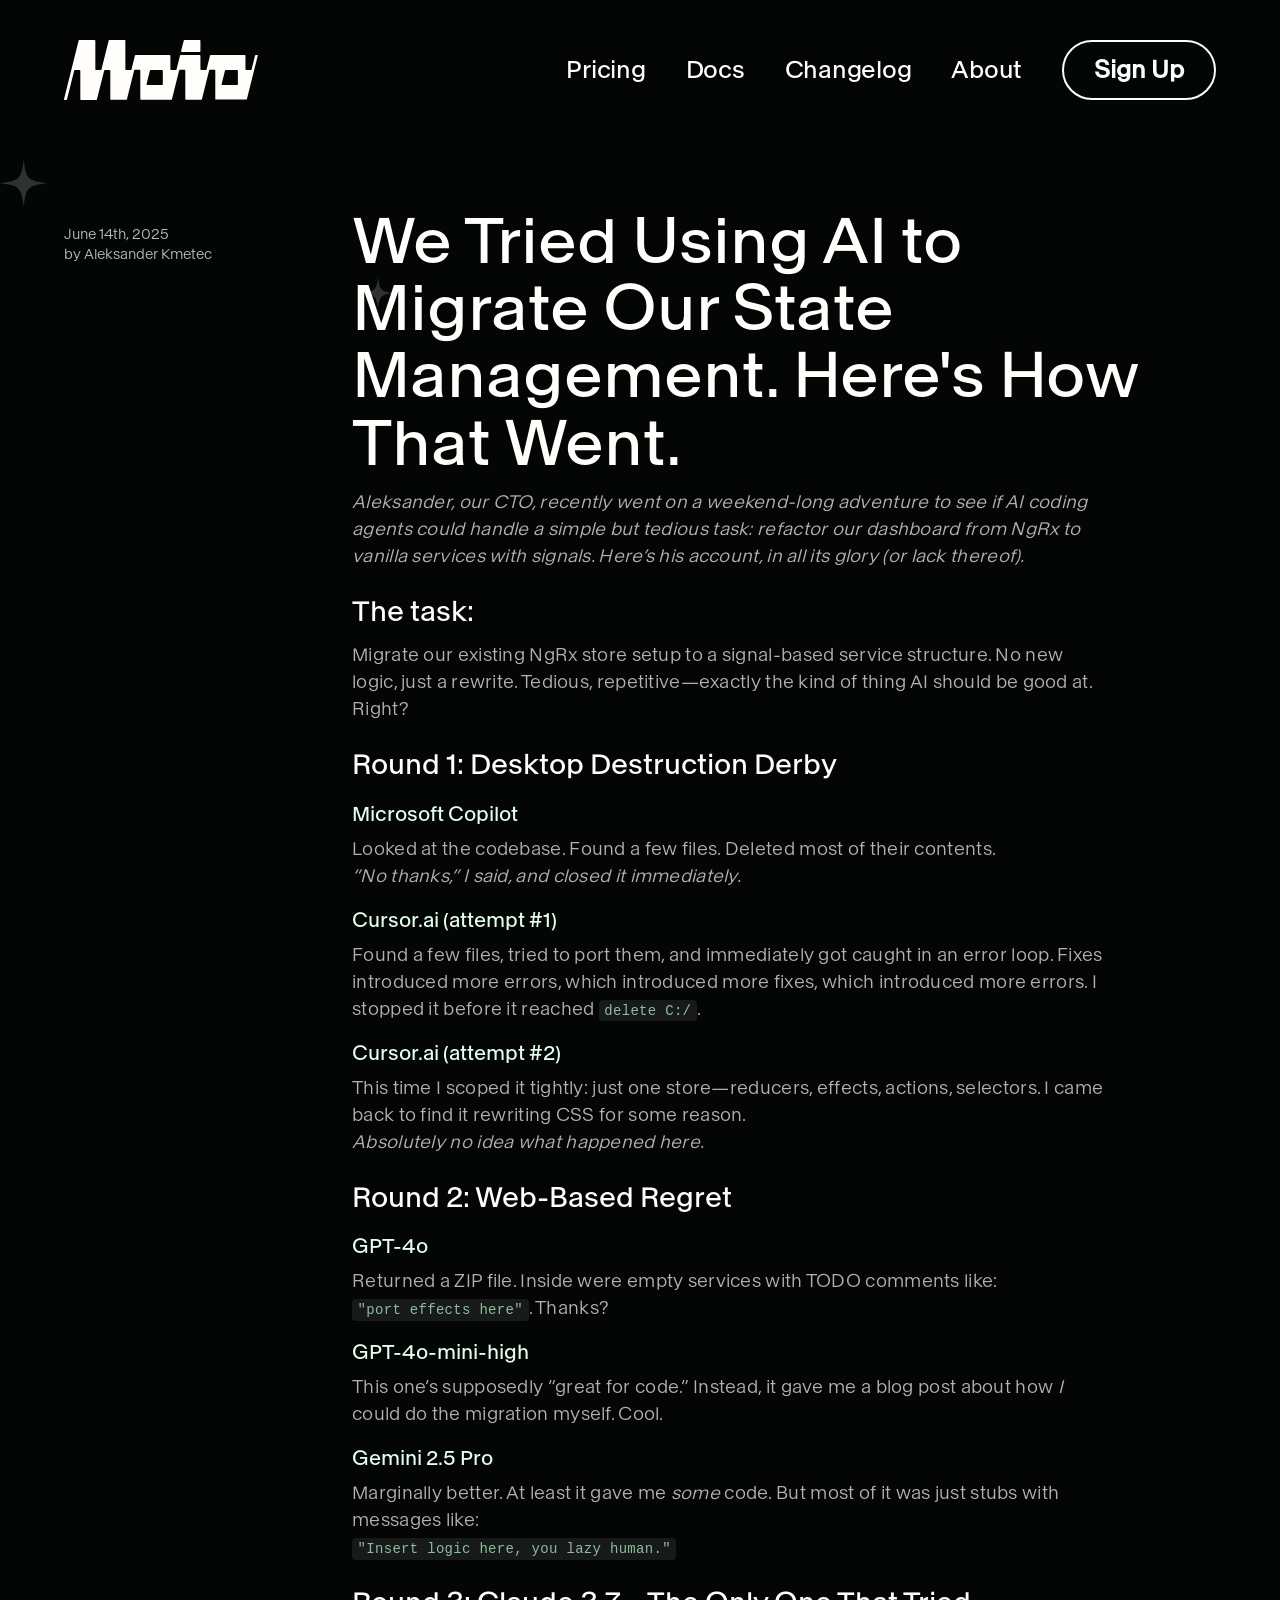
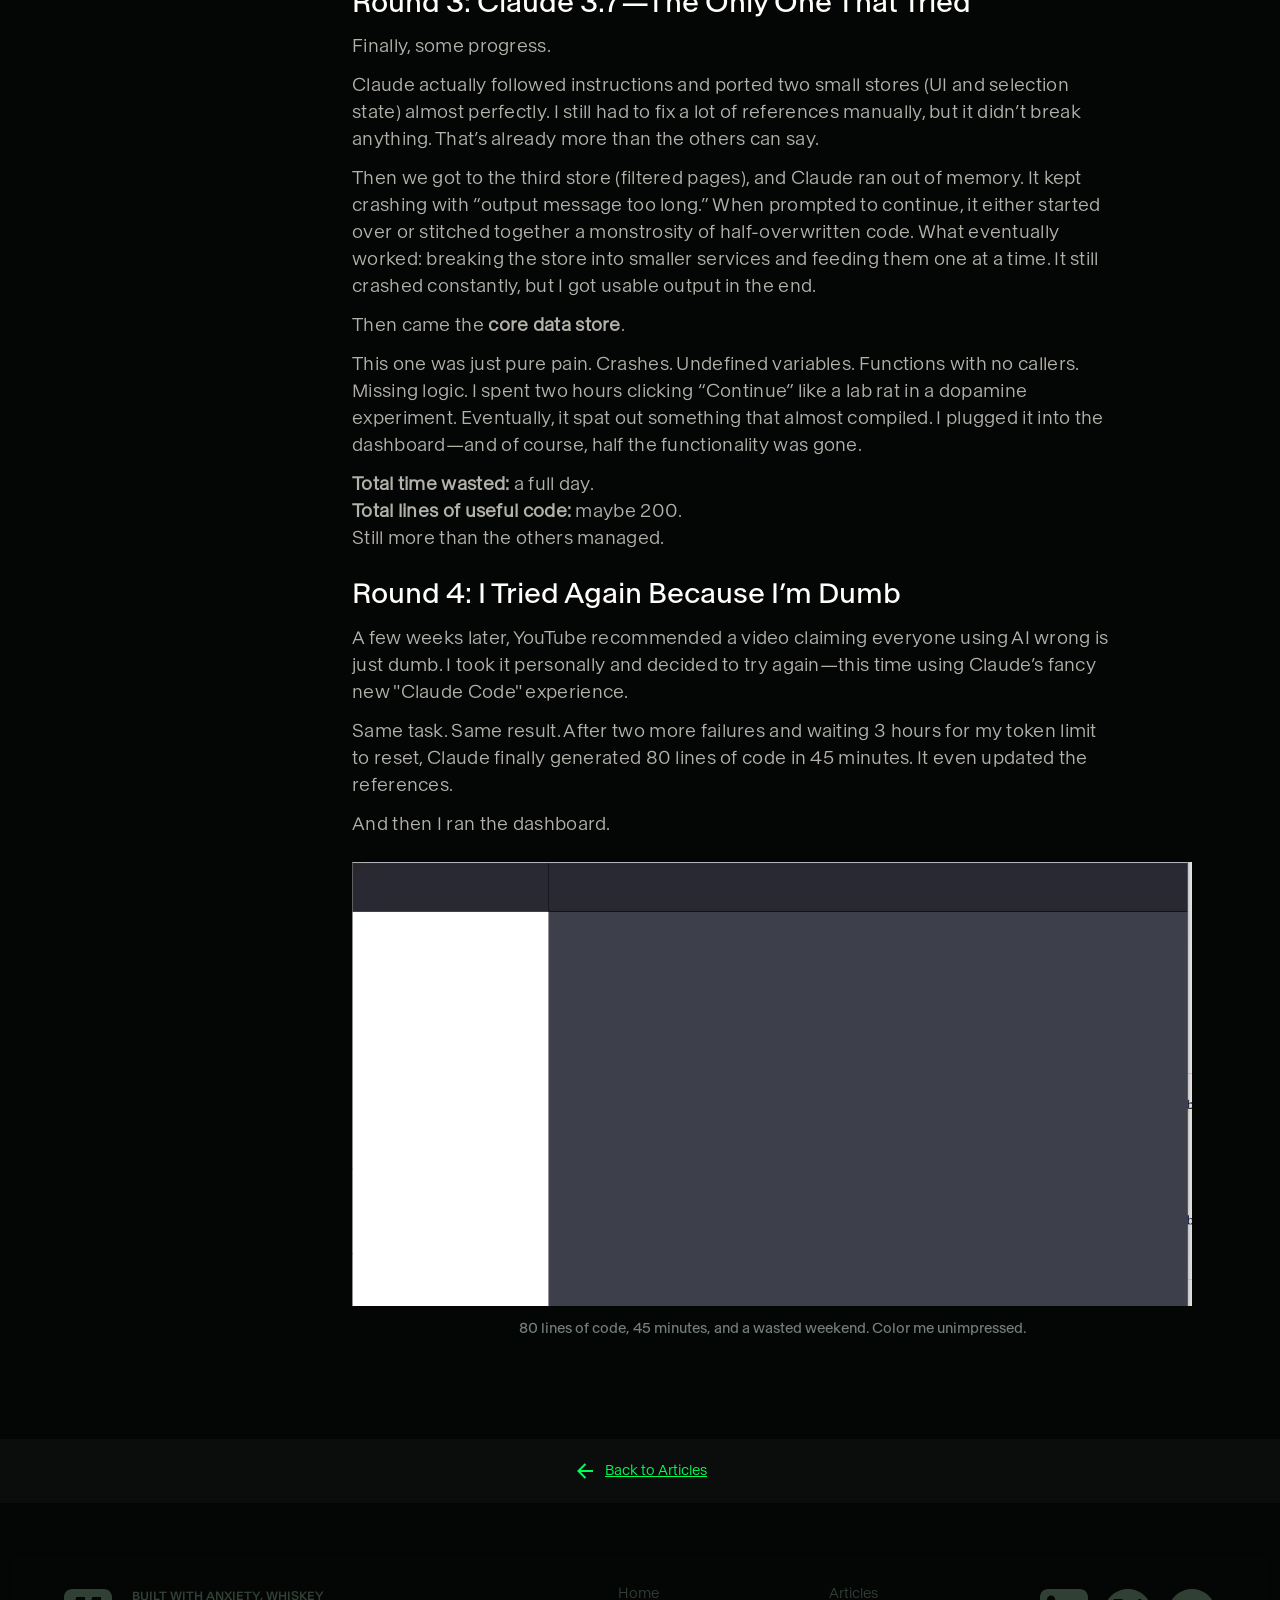
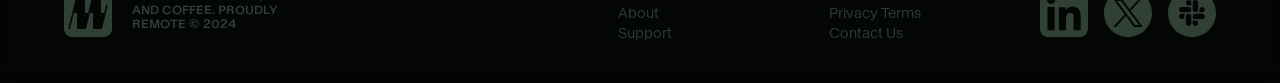
<file: articles/we-tried-using-ai-for-real-work.html>
<!DOCTYPE html><html lang="en">
<head>
  <meta charset="utf-8">
  <title>We tested AI coding assistants on a real task – Moio</title>
  <meta content="We asked Copilot, Cursor, GPT-4o, Gemini, and Claude to migrate our state management. One deleted our CSS. One wrote a blog post. Here&#x27;s what happened." name="description">
  <meta content="We tested AI coding assistants on a real task – Moio" property="og:title">
  <meta content="We asked Copilot, Cursor, GPT-4o, Gemini, and Claude to migrate our state management. One deleted our CSS. One wrote a blog post. Here&#x27;s what happened." property="og:description">
  <meta content="We tested AI coding assistants on a real task – Moio" name="twitter:title">
  <meta content="We asked Copilot, Cursor, GPT-4o, Gemini, and Claude to migrate our state management. One deleted our CSS. One wrote a blog post. Here&#x27;s what happened." name="twitter:description">
  <meta property="og:type" content="website">
  <meta content="summary_large_image" name="twitter:card">
  <meta content="width=device-width, initial-scale=1" name="viewport">
  <link href="../css/normalize.css" rel="stylesheet" type="text/css">
  <link href="../css/webflow.css" rel="stylesheet" type="text/css">
  <link href="../css/moio.webflow.css" rel="stylesheet" type="text/css">
  <link href="https://fonts.googleapis.com" rel="preconnect">
  <link href="https://fonts.gstatic.com" rel="preconnect" crossorigin="anonymous">
  <link href="https://fonts.googleapis.com/css2?family=IBM+Plex+Sans:wght@300;400;500;600;700&display=swap" rel="stylesheet">
  <link href="../images/favicon.png" rel="shortcut icon" type="image/x-icon">
  <link href="../images/webclip.png" rel="apple-touch-icon">
  <link href="https://moioapp.com/articles/we-tried-using-ai-for-real-work" rel="canonical">
  <script type="application/ld+json">
{
  "@context": "https://schema.org",
  "@type": "BlogPosting",
  "headline": "We Tried Using AI to Migrate Our State Management. Here's How That Went.",
  "description": "We asked Copilot, Cursor, GPT-4o, Gemini, and Claude to migrate our state management. One deleted our CSS. One wrote a blog post. Here's what happened.",
  "url": "/articles/we-tried-using-ai-for-real-work",
  "inLanguage": "en",
  "author": {
    "@type": "Person",
    "name": "Aleksander"
  },
  "publisher": {
    "@type": "Organization",
    "name": "Moio",
    "logo": {
      "@type": "ImageObject",
      "url": "https://moioapp.com/images/Moio_logo4.svg"
    }
  },
  "image": "https://moioapp.com/images/ai-for-real-work.avif",
  "keywords": "AI coding assistants, Copilot, Cursor, GPT-4o, Gemini, Claude, state management, NgRx, Angular signals, code refactoring, AI development tools"
}
</script>
  <script async="" src="https://www.googletagmanager.com/gtag/js?id=G-KLYB7ZXCBN"></script>
  <script type="text/javascript">window.dataLayer = window.dataLayer || [];function gtag(){dataLayer.push(arguments);}gtag('set', 'developer_id.dZGVlNj', true);gtag('js', new Date());gtag('config', 'G-KLYB7ZXCBN');</script>
  <script src="../js/site.js" defer></script>
  <noscript>
    <img height="1" width="1" style="display: none" alt="" src="https://px.ads.linkedin.com/collect/?pid=10129793&fmt=gif">
  </noscript>
</head>
<body class="body">
  <div role="banner" class="navigation w-nav">
    <div class="header-wrap">
      <a href="../index.html" class="logo w-nav-brand"><img src="../images/Moio_logo4.svg" alt="" class="logo-image">
        <div class="text-block-18">alpha v0.1<br></div>
      </a>
      <div class="menu">
        <a href="../pricing.html" class="header-nav-item small w-nav-link">Pricing</a>
        <a href="https://moioapp.com/docs/" target="_blank" class="header-nav-item small w-nav-link">Docs</a>
        <a href="https://moioapp.com/docs/release-notes" target="_blank" class="header-nav-item small w-nav-link">Changelog</a>
        <a href="../about.html" class="header-nav-item small w-nav-link">About</a>
        <a id="CTA-button" href="https://moioapp.com/dashboard" target="_blank" class="waitlist-cta small w-button">Sign up</a>
        <link rel="prerender" href="https://moioapp.com/dashboard">
      </div>
    </div>
  </div>
  <a href="../articles.html" class="article-spacer w-inline-block"></a>
  <section class="blog-post">
    <div class="blog-columns w-row">
      <div class="changelog-date-column w-col w-col-3">
        <div class="date-article">June 14th, 2025<br>by Aleksander Kmetec</div>
      </div>
      <div class="blog-content-column w-col w-col-9">
        <div class="w-layout-blockcontainer blog-entry cc-priv w-container">
          <div class="blog-embed w-embed">
            <style>
  :root {
    --line-height: 1.5;
    --paragraph-padding: 12px 0;
    --heading-3-margin-top: 24px;
    --heading-3-margin-bottom: 12px;
    --heading-4-margin-top: 16px;
    --heading-4-margin-bottom: 8px;
  }
  .blog-title {
    font-size: 4em;
    margin: 0 0 0;
    line-height: 1.05;
  }
  .heading-3 {
    font-size: 28px;
    line-height: 1.3;
    margin: var(--heading-3-margin-top) 0 var(--heading-3-margin-bottom);
  }
  .heading-4 {
    font-size: 20px;
    line-height: 1.4;
    margin: var(--heading-4-margin-top) 0 var(--heading-4-margin-bottom);
    background: rgba(255, 255, 255, 0);
  }
  .changelog-paragraph {
    font-size: 18px;
    line-height: var(--line-height);
    margin: var(--paragraph-padding);
  }
  .changelog-image {
    display: block;
    width: 100%;
    height: auto;
    padding: 12px 0;
  }
  .changelog-image-description {
    font-size: 14px;
    font-weight: 300;
    text-align: center;
    color: var(--mid-greenish);
    margin: 0 12%;
    line-height: var(--line-height);
  }
  code {
    font-size: 14px;
    font-family: ui-monospace, SFMono-Regular, Menlo, Monaco, Consolas, Liberation Mono, monospace;
    color: #88BF9E;
    background: rgba(255, 255, 255, 0.08);
    padding: 0.2em 0.4em;
    border-radius: 4px;
    word-break: break-word;
  }
  .heading-4 + .changelog-paragraph {
    margin-top: 0;
  }
  @media screen and (max-width: 767px) {
    .blog-title {
      font-size: 32px;
      line-height: 1.2;
      margin-bottom: 20px;
    }
    .heading-3 {
      font-size: 22px;
      line-height: 1.3;
    }
    .heading-4 {
      font-size: 18px;
      line-height: 1.3;
    }
    .changelog-paragraph {
      font-size: 15px;
    }
    .changelog-image-description {
      font-size: 13px;
      margin: 24px 20px;
      max-width: 100%;
    }
    code {
      font-size: 13px;
    }
  }
</style>
            <div class="">
              <h1 class="blog-title">We Tried Using AI to Migrate Our State Management. Here's How That Went.</h1>
              <p class="changelog-paragraph"><em>Aleksander, our CTO, recently went on a weekend-long adventure to see if AI coding agents could handle a simple but tedious task: refactor our dashboard from NgRx to vanilla services with signals. Here’s his account, in all its glory (or lack thereof).</em></p>
              <h2 class="heading-3">The task:</h2>
              <p class="changelog-paragraph">Migrate our existing NgRx store setup to a signal-based service structure. No new logic, just a rewrite. Tedious, repetitive—exactly the kind of thing AI should be good at. Right?</p>
              <h2 class="heading-3">Round 1: Desktop Destruction Derby</h2>
              <h3 class="heading-4">Microsoft Copilot</h3>
              <p class="changelog-paragraph">Looked at the codebase. Found a few files. Deleted most of their contents.<br> <em>“No thanks,” I said, and closed it immediately.</em></p>
              <h3 class="heading-4">Cursor.ai (attempt #1)</h3>
              <p class="changelog-paragraph">Found a few files, tried to port them, and immediately got caught in an error loop. Fixes introduced more errors, which introduced more fixes, which introduced more errors. I stopped it before it reached <code>delete C:/</code>.</p>
              <h3 class="heading-4">Cursor.ai (attempt #2)</h3>
              <p class="changelog-paragraph">This time I scoped it tightly: just one store—reducers, effects, actions, selectors. I came back to find it rewriting CSS for some reason.<br><em>Absolutely no idea what happened here.</em></p>
              <h2 class="heading-3">Round 2: Web-Based Regret</h2>
              <h3 class="heading-4">GPT-4o</h3>
              <p class="changelog-paragraph">Returned a ZIP file. Inside were empty services with TODO comments like:<br><code>"port effects here"</code>. Thanks?</p>
              <h3 class="heading-4">GPT-4o-mini-high</h3>
              <p class="changelog-paragraph">This one’s supposedly “great for code.” Instead, it gave me a blog post about how <em>I</em> could do the migration myself. Cool.</p>
              <h3 class="heading-4">Gemini 2.5 Pro</h3>
              <p class="changelog-paragraph">Marginally better. At least it gave me <em>some</em> code. But most of it was just stubs with messages like:<br>
                <code>"Insert logic here, you lazy human."</code>
              </p>
              <h2 class="heading-3">Round 3: Claude 3.7—The Only One That Tried</h2>
              <p class="changelog-paragraph">Finally, some progress.</p>
              <p class="changelog-paragraph">Claude actually followed instructions and ported two small stores (UI and selection state) almost perfectly. I still had to fix a lot of references manually, but it didn’t break anything. That’s already more than the others can say.</p>
              <p class="changelog-paragraph">Then we got to the third store (filtered pages), and Claude ran out of memory. It kept crashing with “output message too long.” When prompted to continue, it either started over or stitched together a monstrosity of half-overwritten code. What eventually worked: breaking the store into smaller services and feeding them one at a time. It still crashed constantly, but I got usable output in the end.</p>
              <p class="changelog-paragraph">Then came the <strong>core data store</strong>.</p>
              <p class="changelog-paragraph">This one was just pure pain. Crashes. Undefined variables. Functions with no callers. Missing logic. I spent two hours clicking “Continue” like a lab rat in a dopamine experiment. Eventually, it spat out something that almost compiled. I plugged it into the dashboard—and of course, half the functionality was gone.</p>
              <p class="changelog-paragraph"><strong>Total time wasted:</strong> a full day.<br><strong>Total lines of useful code:</strong> maybe 200.<br>Still more than the others managed.</p>
              <h2 class="heading-3">Round 4: I Tried Again Because I’m Dumb</h2>
              <p class="changelog-paragraph">A few weeks later, YouTube recommended a video claiming everyone using AI wrong is just dumb. I took it personally and decided to try again—this time using Claude’s fancy new "Claude Code" experience.</p>
              <p class="changelog-paragraph">Same task. Same result. After two more failures and waiting 3 hours for my token limit to reset, Claude finally generated 80 lines of code in 45 minutes. It even updated the references.</p>
              <p class="changelog-paragraph">And then I ran the dashboard.</p>
              <img class="changelog-image" src="../images/dashboard_1.avif">
              <p class="changelog-image-description">80 lines of code, 45 minutes, and a wasted weekend. Color me unimpressed.</p>
            </div>
          </div>
        </div>
      </div>
    </div>
  </section>
  <a href="../articles.html" class="article-back w-inline-block">
    <div class="w-layout-blockcontainer back-label w-container">
      <div class="w-layout-blockcontainer back-icon w-container">
        <div class="code-embed-2 w-embed"><svg xmlns="http://www.w3.org/2000/svg" viewbox="0 0 24 24" fill="currentColor">
            <path fill="none" d="M0 0h24v24H0z"></path>
            <path d="M7.82843 10.9999H20V12.9999H7.82843L13.1924 18.3638L11.7782 19.778L4 11.9999L11.7782 4.22168L13.1924 5.63589L7.82843 10.9999Z"></path>
          </svg></div>
      </div>
      <div class="back">Back to Articles</div>
    </div>
  </a>
  <div class="section cc-footer">
    <div class="w-layout-blockcontainer footer w-container">
      <div class="w-layout-grid footer-grid">
        <div id="w-node-be4ae223-6f17-fe28-0840-ba246422773f-6422773c" class="w-layout-blockcontainer footer-logo w-container"><img src="../images/moio_icon3.svg" loading="lazy" alt="" height="48" class="footer-logo-img">
          <div class="footer-logo-txt">Built with anxiety, whiskey and coffee. Proudly remote © 2024</div>
          <div class="footer-address">Moio Technologies Inc.<br>8 The Green, Dover,<br>DE 19901<br></div>
        </div>
        <div id="w-node-be4ae223-6f17-fe28-0840-ba2464227743-6422773c">
          <a href="../index.html" class="text-link footer">Home</a>
          <a href="../about.html" class="text-link footer">About</a>
          <a href="../support.html" class="text-link footer">Support</a>
        </div>
        <div id="w-node-be4ae223-6f17-fe28-0840-ba2464227748-6422773c">
          <a href="../articles.html" class="text-link footer">Articles</a>
          <a href="../privacy-terms.html" class="text-link footer">Privacy Terms</a>
          <a href="mailto:hi@moioapp.com" class="text-link footer">Contact Us</a>
        </div>
        <div id="w-node-be4ae223-6f17-fe28-0840-ba246422774d-6422773c" class="social-buttons">
          <div class="footer-wrap">
            <a href="https://www.linkedin.com/company/moioapp/" target="_blank" class="link-block w-inline-block"></a>
            <a href="https://x.com/trymoio" target="_blank" class="link-block-2 w-inline-block"></a>
            <a href="https://moioapp.slack.com/ssb/redirect" target="_blank" class="link-block-3 w-inline-block"></a>
          </div>
        </div>
      </div>
    </div>
  </div>
</body>
</html>
</file>
<file: css/webflow.css>
@font-face {
  font-family: 'webflow-icons';
  src: url("[data-uri]") format('truetype');
  font-weight: normal;
  font-style: normal;
}
[class^="w-icon-"],
[class*=" w-icon-"] {
  /* use !important to prevent issues with browser extensions that change fonts */
  font-family: 'webflow-icons' !important;
  speak: none;
  font-style: normal;
  font-weight: normal;
  font-variant: normal;
  text-transform: none;
  line-height: 1;
  /* Better Font Rendering =========== */
  -webkit-font-smoothing: antialiased;
  -moz-osx-font-smoothing: grayscale;
}
.w-icon-slider-right:before {
  content: "\e600";
}
.w-icon-slider-left:before {
  content: "\e601";
}
.w-icon-nav-menu:before {
  content: "\e602";
}
.w-icon-arrow-down:before,
.w-icon-dropdown-toggle:before {
  content: "\e603";
}
.w-icon-file-upload-remove:before {
  content: "\e900";
}
.w-icon-file-upload-icon:before {
  content: "\e903";
}
* {
  -webkit-box-sizing: border-box;
  -moz-box-sizing: border-box;
  box-sizing: border-box;
}
html {
  height: 100%;
}
body {
  margin: 0;
  min-height: 100%;
  background-color: #fff;
  font-family: Arial, sans-serif;
  font-size: 14px;
  line-height: 20px;
  color: #333;
}
img {
  max-width: 100%;
  vertical-align: middle;
  display: inline-block;
}
.w-block {
  display: block;
}
.w-inline-block {
  max-width: 100%;
  display: inline-block;
}
.w-clearfix:before,
.w-clearfix:after {
  content: " ";
  display: table;
  grid-column-start: 1;
  grid-row-start: 1;
  grid-column-end: 2;
  grid-row-end: 2;
}
.w-clearfix:after {
  clear: both;
}
.w-hidden {
  display: none;
}
.w-button {
  display: inline-block;
  padding: 9px 15px;
  background-color: #3898EC;
  color: white;
  border: 0;
  line-height: inherit;
  text-decoration: none;
  cursor: pointer;
  border-radius: 0;
}
input.w-button {
  -webkit-appearance: button;
}
:where(button.w-popover-trigger) {
  background-color: transparent;
  border: 0;
  color: inherit;
  cursor: pointer;
  font: inherit;
  line-height: inherit;
  margin: 0;
  padding: 0;
  text-align: inherit;
  text-decoration: inherit;
}
.w-popover {
  position-anchor: none;
}
.w-popover[popover]:not(:popover-open) {
  display: none;
}
html[data-w-dynpage] [data-w-cloak] {
  color: transparent !important;
}
.w-code-block {
  margin: unset;
}
pre.w-code-block code {
  all: inherit;
}
pre.w-code-block code > span {
  display: block !important;
}
.w-optimization {
  display: contents;
}
.w-webflow-badge,
.w-webflow-badge > img {
  box-sizing: unset;
  width: unset;
  height: unset;
  max-height: unset;
  max-width: unset;
  min-height: unset;
  min-width: unset;
  margin: unset;
  padding: unset;
  float: unset;
  clear: unset;
  border: unset;
  border-radius: unset;
  background: unset;
  background-image: unset;
  background-position: unset;
  background-size: unset;
  background-repeat: unset;
  background-origin: unset;
  background-clip: unset;
  background-attachment: unset;
  background-color: unset;
  box-shadow: unset;
  transform: unset;
  transition: unset;
  direction: unset;
  font-family: unset;
  font-weight: unset;
  color: unset;
  font-size: unset;
  line-height: unset;
  font-style: unset;
  font-variant: unset;
  text-align: unset;
  letter-spacing: unset;
  text-decoration: unset;
  text-indent: unset;
  text-transform: unset;
  list-style-type: unset;
  text-shadow: unset;
  vertical-align: unset;
  cursor: unset;
  white-space: unset;
  word-break: unset;
  word-spacing: unset;
  word-wrap: unset;
}
.w-webflow-badge {
  position: fixed !important;
  display: inline-block !important;
  visibility: visible !important;
  opacity: 1 !important;
  z-index: 2147483647 !important;
  top: auto !important;
  right: 12px !important;
  bottom: 12px !important;
  left: auto !important;
  color: #aaadb0 !important;
  background-color: #fff !important;
  border-radius: 3px !important;
  padding: 6px !important;
  font-size: 12px !important;
  line-height: 14px !important;
  text-decoration: none !important;
  transform: none !important;
  margin: 0 !important;
  width: auto !important;
  height: auto !important;
  overflow: unset !important;
  white-space: nowrap;
  box-shadow: 0 0 0 1px rgba(0, 0, 0, 0.1), 0px 1px 3px rgba(0, 0, 0, 0.1);
  cursor: pointer;
}
.w-webflow-badge > img {
  position: unset;
  display: inline-block !important;
  visibility: unset !important;
  opacity: 1 !important;
  vertical-align: middle !important;
}
h1,
h2,
h3,
h4,
h5,
h6 {
  font-weight: bold;
  margin-bottom: 10px;
}
h1 {
  font-size: 38px;
  line-height: 44px;
  margin-top: 20px;
}
h2 {
  font-size: 32px;
  line-height: 36px;
  margin-top: 20px;
}
h3 {
  font-size: 24px;
  line-height: 30px;
  margin-top: 20px;
}
h4 {
  font-size: 18px;
  line-height: 24px;
  margin-top: 10px;
}
h5 {
  font-size: 14px;
  line-height: 20px;
  margin-top: 10px;
}
h6 {
  font-size: 12px;
  line-height: 18px;
  margin-top: 10px;
}
p {
  margin-top: 0;
  margin-bottom: 10px;
}
blockquote {
  margin: 0 0 10px 0;
  padding: 10px 20px;
  border-left: 5px solid #E2E2E2;
  font-size: 18px;
  line-height: 22px;
}
figure {
  margin: 0;
  margin-bottom: 10px;
}
figcaption {
  margin-top: 5px;
  text-align: center;
}
ul,
ol {
  margin-top: 0px;
  margin-bottom: 10px;
  padding-left: 40px;
}
.w-list-unstyled {
  padding-left: 0;
  list-style: none;
}
.w-embed:before,
.w-embed:after {
  content: " ";
  display: table;
  grid-column-start: 1;
  grid-row-start: 1;
  grid-column-end: 2;
  grid-row-end: 2;
}
.w-embed:after {
  clear: both;
}
.w-video {
  width: 100%;
  position: relative;
  padding: 0;
}
.w-video iframe,
.w-video object,
.w-video embed {
  position: absolute;
  top: 0;
  left: 0;
  width: 100%;
  height: 100%;
  border: none;
}
fieldset {
  padding: 0;
  margin: 0;
  border: 0;
}
button,
[type='button'],
[type='reset'] {
  border: 0;
  cursor: pointer;
  -webkit-appearance: button;
}
.w-form {
  margin: 0 0 15px;
}
.w-form-done {
  display: none;
  padding: 20px;
  text-align: center;
  background-color: #dddddd;
}
.w-form-fail {
  display: none;
  margin-top: 10px;
  padding: 10px;
  background-color: #ffdede;
}
label {
  display: block;
  margin-bottom: 5px;
  font-weight: bold;
}
.w-input,
.w-select {
  display: block;
  width: 100%;
  height: 38px;
  padding: 8px 12px;
  margin-bottom: 10px;
  font-size: 14px;
  line-height: 1.42857143;
  color: #333333;
  vertical-align: middle;
  background-color: #ffffff;
  border: 1px solid #cccccc;
}
.w-input::placeholder,
.w-select::placeholder {
  color: #999;
}
.w-input:focus,
.w-select:focus {
  border-color: #3898EC;
  outline: 0;
}
.w-input[disabled],
.w-select[disabled],
.w-input[readonly],
.w-select[readonly],
fieldset[disabled] .w-input,
fieldset[disabled] .w-select {
  cursor: not-allowed;
}
.w-input[disabled]:not(.w-input-disabled),
.w-select[disabled]:not(.w-input-disabled),
.w-input[readonly],
.w-select[readonly],
fieldset[disabled]:not(.w-input-disabled) .w-input,
fieldset[disabled]:not(.w-input-disabled) .w-select {
  background-color: #eeeeee;
}
textarea.w-input,
textarea.w-select {
  height: auto;
}
.w-select {
  background-color: #f3f3f3;
}
.w-select[multiple] {
  height: auto;
}
.w-form-label {
  display: inline-block;
  cursor: pointer;
  font-weight: normal;
  margin-bottom: 0px;
}
.w-radio {
  display: block;
  margin-bottom: 5px;
  padding-left: 20px;
}
.w-radio:before,
.w-radio:after {
  content: " ";
  display: table;
  grid-column-start: 1;
  grid-row-start: 1;
  grid-column-end: 2;
  grid-row-end: 2;
}
.w-radio:after {
  clear: both;
}
.w-radio-input {
  margin: 4px 0 0;
  line-height: normal;
  float: left;
  margin-left: -20px;
}
.w-radio-input {
  margin-top: 3px;
}
.w-file-upload {
  display: block;
  margin-bottom: 10px;
}
.w-file-upload-input {
  width: 0.1px;
  height: 0.1px;
  opacity: 0;
  overflow: hidden;
  position: absolute;
  z-index: -100;
}
.w-file-upload-default,
.w-file-upload-uploading,
.w-file-upload-success {
  display: inline-block;
  color: #333333;
}
.w-file-upload-error {
  display: block;
  margin-top: 10px;
}
.w-file-upload-default.w-hidden,
.w-file-upload-uploading.w-hidden,
.w-file-upload-error.w-hidden,
.w-file-upload-success.w-hidden {
  display: none;
}
.w-file-upload-uploading-btn {
  display: flex;
  font-size: 14px;
  font-weight: normal;
  cursor: pointer;
  margin: 0;
  padding: 8px 12px;
  border: 1px solid #cccccc;
  background-color: #fafafa;
}
.w-file-upload-file {
  display: flex;
  flex-grow: 1;
  justify-content: space-between;
  margin: 0;
  padding: 8px 9px 8px 11px;
  border: 1px solid #cccccc;
  background-color: #fafafa;
}
.w-file-upload-file-name {
  font-size: 14px;
  font-weight: normal;
  display: block;
}
.w-file-remove-link {
  margin-top: 3px;
  margin-left: 10px;
  width: auto;
  height: auto;
  padding: 3px;
  display: block;
  cursor: pointer;
}
.w-icon-file-upload-remove {
  margin: auto;
  font-size: 10px;
}
.w-file-upload-error-msg {
  display: inline-block;
  color: #ea384c;
  padding: 2px 0;
}
.w-file-upload-info {
  display: inline-block;
  line-height: 38px;
  padding: 0 12px;
}
.w-file-upload-label {
  display: inline-block;
  font-size: 14px;
  font-weight: normal;
  cursor: pointer;
  margin: 0;
  padding: 8px 12px;
  border: 1px solid #cccccc;
  background-color: #fafafa;
}
.w-icon-file-upload-icon,
.w-icon-file-upload-uploading {
  display: inline-block;
  margin-right: 8px;
  width: 20px;
}
.w-icon-file-upload-uploading {
  height: 20px;
}
.w-container {
  margin-left: auto;
  margin-right: auto;
  max-width: 940px;
}
.w-container:before,
.w-container:after {
  content: " ";
  display: table;
  grid-column-start: 1;
  grid-row-start: 1;
  grid-column-end: 2;
  grid-row-end: 2;
}
.w-container:after {
  clear: both;
}
.w-container .w-row {
  margin-left: -10px;
  margin-right: -10px;
}
.w-row:before,
.w-row:after {
  content: " ";
  display: table;
  grid-column-start: 1;
  grid-row-start: 1;
  grid-column-end: 2;
  grid-row-end: 2;
}
.w-row:after {
  clear: both;
}
.w-row .w-row {
  margin-left: 0;
  margin-right: 0;
}
.w-col {
  position: relative;
  float: left;
  width: 100%;
  min-height: 1px;
  padding-left: 10px;
  padding-right: 10px;
}
.w-col .w-col {
  padding-left: 0;
  padding-right: 0;
}
.w-col-1 {
  width: 8.33333333%;
}
.w-col-2 {
  width: 16.66666667%;
}
.w-col-3 {
  width: 25%;
}
.w-col-4 {
  width: 33.33333333%;
}
.w-col-5 {
  width: 41.66666667%;
}
.w-col-6 {
  width: 50%;
}
.w-col-7 {
  width: 58.33333333%;
}
.w-col-8 {
  width: 66.66666667%;
}
.w-col-9 {
  width: 75%;
}
.w-col-10 {
  width: 83.33333333%;
}
.w-col-11 {
  width: 91.66666667%;
}
.w-col-12 {
  width: 100%;
}
.w-hidden-main {
  display: none !important;
}
@media screen and (max-width: 991px) {
  .w-container {
    max-width: 728px;
  }
  .w-hidden-main {
    display: inherit !important;
  }
  .w-hidden-medium {
    display: none !important;
  }
  .w-col-medium-1 {
    width: 8.33333333%;
  }
  .w-col-medium-2 {
    width: 16.66666667%;
  }
  .w-col-medium-3 {
    width: 25%;
  }
  .w-col-medium-4 {
    width: 33.33333333%;
  }
  .w-col-medium-5 {
    width: 41.66666667%;
  }
  .w-col-medium-6 {
    width: 50%;
  }
  .w-col-medium-7 {
    width: 58.33333333%;
  }
  .w-col-medium-8 {
    width: 66.66666667%;
  }
  .w-col-medium-9 {
    width: 75%;
  }
  .w-col-medium-10 {
    width: 83.33333333%;
  }
  .w-col-medium-11 {
    width: 91.66666667%;
  }
  .w-col-medium-12 {
    width: 100%;
  }
  .w-col-stack {
    width: 100%;
    left: auto;
    right: auto;
  }
}
@media screen and (max-width: 767px) {
  .w-hidden-main {
    display: inherit !important;
  }
  .w-hidden-medium {
    display: inherit !important;
  }
  .w-hidden-small {
    display: none !important;
  }
  .w-row,
  .w-container .w-row {
    margin-left: 0;
    margin-right: 0;
  }
  .w-col {
    width: 100%;
    left: auto;
    right: auto;
  }
  .w-col-small-1 {
    width: 8.33333333%;
  }
  .w-col-small-2 {
    width: 16.66666667%;
  }
  .w-col-small-3 {
    width: 25%;
  }
  .w-col-small-4 {
    width: 33.33333333%;
  }
  .w-col-small-5 {
    width: 41.66666667%;
  }
  .w-col-small-6 {
    width: 50%;
  }
  .w-col-small-7 {
    width: 58.33333333%;
  }
  .w-col-small-8 {
    width: 66.66666667%;
  }
  .w-col-small-9 {
    width: 75%;
  }
  .w-col-small-10 {
    width: 83.33333333%;
  }
  .w-col-small-11 {
    width: 91.66666667%;
  }
  .w-col-small-12 {
    width: 100%;
  }
}
@media screen and (max-width: 479px) {
  .w-container {
    max-width: none;
  }
  .w-hidden-main {
    display: inherit !important;
  }
  .w-hidden-medium {
    display: inherit !important;
  }
  .w-hidden-small {
    display: inherit !important;
  }
  .w-hidden-tiny {
    display: none !important;
  }
  .w-col {
    width: 100%;
  }
  .w-col-tiny-1 {
    width: 8.33333333%;
  }
  .w-col-tiny-2 {
    width: 16.66666667%;
  }
  .w-col-tiny-3 {
    width: 25%;
  }
  .w-col-tiny-4 {
    width: 33.33333333%;
  }
  .w-col-tiny-5 {
    width: 41.66666667%;
  }
  .w-col-tiny-6 {
    width: 50%;
  }
  .w-col-tiny-7 {
    width: 58.33333333%;
  }
  .w-col-tiny-8 {
    width: 66.66666667%;
  }
  .w-col-tiny-9 {
    width: 75%;
  }
  .w-col-tiny-10 {
    width: 83.33333333%;
  }
  .w-col-tiny-11 {
    width: 91.66666667%;
  }
  .w-col-tiny-12 {
    width: 100%;
  }
}
.w-widget {
  position: relative;
}
.w-widget-map {
  width: 100%;
  height: 400px;
}
.w-widget-map label {
  width: auto;
  display: inline;
}
.w-widget-map img {
  max-width: inherit;
}
.w-widget-map .gm-style-iw {
  text-align: center;
}
.w-widget-map .gm-style-iw > button {
  display: none !important;
}
.w-widget-twitter {
  overflow: hidden;
}
.w-widget-twitter-count-shim {
  display: inline-block;
  vertical-align: top;
  position: relative;
  width: 28px;
  height: 20px;
  text-align: center;
  background: white;
  border: #758696 solid 1px;
  border-radius: 3px;
}
.w-widget-twitter-count-shim * {
  pointer-events: none;
  user-select: none;
}
.w-widget-twitter-count-shim .w-widget-twitter-count-inner {
  position: relative;
  font-size: 15px;
  line-height: 12px;
  text-align: center;
  color: #999;
  font-family: serif;
}
.w-widget-twitter-count-shim .w-widget-twitter-count-clear {
  position: relative;
  display: block;
}
.w-widget-twitter-count-shim.w--large {
  width: 36px;
  height: 28px;
}
.w-widget-twitter-count-shim.w--large .w-widget-twitter-count-inner {
  font-size: 18px;
  line-height: 18px;
}
.w-widget-twitter-count-shim:not(.w--vertical) {
  margin-left: 5px;
  margin-right: 8px;
}
.w-widget-twitter-count-shim:not(.w--vertical).w--large {
  margin-left: 6px;
}
.w-widget-twitter-count-shim:not(.w--vertical):before,
.w-widget-twitter-count-shim:not(.w--vertical):after {
  top: 50%;
  left: 0;
  border: solid transparent;
  content: ' ';
  height: 0;
  width: 0;
  position: absolute;
  pointer-events: none;
}
.w-widget-twitter-count-shim:not(.w--vertical):before {
  border-color: rgba(117, 134, 150, 0);
  border-right-color: #5d6c7b;
  border-width: 4px;
  margin-left: -9px;
  margin-top: -4px;
}
.w-widget-twitter-count-shim:not(.w--vertical).w--large:before {
  border-width: 5px;
  margin-left: -10px;
  margin-top: -5px;
}
.w-widget-twitter-count-shim:not(.w--vertical):after {
  border-color: rgba(255, 255, 255, 0);
  border-right-color: white;
  border-width: 4px;
  margin-left: -8px;
  margin-top: -4px;
}
.w-widget-twitter-count-shim:not(.w--vertical).w--large:after {
  border-width: 5px;
  margin-left: -9px;
  margin-top: -5px;
}
.w-widget-twitter-count-shim.w--vertical {
  width: 61px;
  height: 33px;
  margin-bottom: 8px;
}
.w-widget-twitter-count-shim.w--vertical:before,
.w-widget-twitter-count-shim.w--vertical:after {
  top: 100%;
  left: 50%;
  border: solid transparent;
  content: ' ';
  height: 0;
  width: 0;
  position: absolute;
  pointer-events: none;
}
.w-widget-twitter-count-shim.w--vertical:before {
  border-color: rgba(117, 134, 150, 0);
  border-top-color: #5d6c7b;
  border-width: 5px;
  margin-left: -5px;
}
.w-widget-twitter-count-shim.w--vertical:after {
  border-color: rgba(255, 255, 255, 0);
  border-top-color: white;
  border-width: 4px;
  margin-left: -4px;
}
.w-widget-twitter-count-shim.w--vertical .w-widget-twitter-count-inner {
  font-size: 18px;
  line-height: 22px;
}
.w-widget-twitter-count-shim.w--vertical.w--large {
  width: 76px;
}
.w-background-video {
  position: relative;
  overflow: hidden;
  height: 500px;
  color: white;
}
.w-background-video > video {
  background-size: cover;
  background-position: 50% 50%;
  position: absolute;
  margin: auto;
  width: 100%;
  height: 100%;
  right: -100%;
  bottom: -100%;
  top: -100%;
  left: -100%;
  object-fit: cover;
  z-index: -100;
}
.w-background-video > video::-webkit-media-controls-start-playback-button {
  display: none !important;
  -webkit-appearance: none;
}
.w-background-video--control {
  position: absolute;
  bottom: 1em;
  right: 1em;
  background-color: transparent;
  padding: 0;
}
.w-background-video--control > [hidden] {
  display: none !important;
}
.w-slider {
  position: relative;
  height: 300px;
  text-align: center;
  background: #dddddd;
  clear: both;
  -webkit-tap-highlight-color: rgba(0, 0, 0, 0);
  tap-highlight-color: rgba(0, 0, 0, 0);
}
.w-slider-mask {
  position: relative;
  display: block;
  overflow: hidden;
  z-index: 1;
  left: 0;
  right: 0;
  height: 100%;
  white-space: nowrap;
}
.w-slide {
  position: relative;
  display: inline-block;
  vertical-align: top;
  width: 100%;
  height: 100%;
  white-space: normal;
  text-align: left;
}
.w-slider-nav {
  position: absolute;
  z-index: 2;
  top: auto;
  right: 0;
  bottom: 0;
  left: 0;
  margin: auto;
  padding-top: 10px;
  height: 40px;
  text-align: center;
  -webkit-tap-highlight-color: rgba(0, 0, 0, 0);
  tap-highlight-color: rgba(0, 0, 0, 0);
}
.w-slider-nav.w-round > div {
  border-radius: 100%;
}
.w-slider-nav.w-num > div {
  width: auto;
  height: auto;
  padding: 0.2em 0.5em;
  font-size: inherit;
  line-height: inherit;
}
.w-slider-nav.w-shadow > div {
  box-shadow: 0 0 3px rgba(51, 51, 51, 0.4);
}
.w-slider-nav-invert {
  color: #fff;
}
.w-slider-nav-invert > div {
  background-color: rgba(34, 34, 34, 0.4);
}
.w-slider-nav-invert > div.w-active {
  background-color: #222;
}
.w-slider-dot {
  position: relative;
  display: inline-block;
  width: 1em;
  height: 1em;
  background-color: rgba(255, 255, 255, 0.4);
  cursor: pointer;
  margin: 0 3px 0.5em;
  transition: background-color 100ms, color 100ms;
}
.w-slider-dot.w-active {
  background-color: #fff;
}
.w-slider-dot:focus {
  outline: none;
  box-shadow: 0px 0px 0px 2px #fff;
}
.w-slider-dot:focus.w-active {
  box-shadow: none;
}
.w-slider-arrow-left,
.w-slider-arrow-right {
  position: absolute;
  width: 80px;
  top: 0;
  right: 0;
  bottom: 0;
  left: 0;
  margin: auto;
  cursor: pointer;
  overflow: hidden;
  color: white;
  font-size: 40px;
  -webkit-tap-highlight-color: rgba(0, 0, 0, 0);
  tap-highlight-color: rgba(0, 0, 0, 0);
  user-select: none;
}
.w-slider-arrow-left [class^='w-icon-'],
.w-slider-arrow-right [class^='w-icon-'],
.w-slider-arrow-left [class*=' w-icon-'],
.w-slider-arrow-right [class*=' w-icon-'] {
  position: absolute;
}
.w-slider-arrow-left:focus,
.w-slider-arrow-right:focus {
  outline: 0;
}
.w-slider-arrow-left {
  z-index: 3;
  right: auto;
}
.w-slider-arrow-right {
  z-index: 4;
  left: auto;
}
.w-icon-slider-left,
.w-icon-slider-right {
  top: 0;
  right: 0;
  bottom: 0;
  left: 0;
  margin: auto;
  width: 1em;
  height: 1em;
}
.w-slider-aria-label {
  border: 0;
  clip: rect(0 0 0 0);
  height: 1px;
  margin: -1px;
  overflow: hidden;
  padding: 0;
  position: absolute;
  width: 1px;
}
.w-slider-force-show {
  display: block !important;
}
.w-dropdown {
  display: inline-block;
  position: relative;
  text-align: left;
  margin-left: auto;
  margin-right: auto;
  z-index: 900;
}
.w-dropdown-btn,
.w-dropdown-toggle,
.w-dropdown-link {
  position: relative;
  vertical-align: top;
  text-decoration: none;
  color: #222222;
  padding: 20px;
  text-align: left;
  margin-left: auto;
  margin-right: auto;
  white-space: nowrap;
}
.w-dropdown-toggle {
  user-select: none;
  display: inline-block;
  cursor: pointer;
  padding-right: 40px;
}
.w-dropdown-toggle:focus {
  outline: 0;
}
.w-icon-dropdown-toggle {
  position: absolute;
  top: 0;
  right: 0;
  bottom: 0;
  margin: auto;
  margin-right: 20px;
  width: 1em;
  height: 1em;
}
.w-dropdown-list {
  position: absolute;
  background: #dddddd;
  display: none;
  min-width: 100%;
}
.w-dropdown-list.w--open {
  display: block;
}
.w-dropdown-link {
  padding: 10px 20px;
  display: block;
  color: #222222;
}
.w-dropdown-link.w--current {
  color: #0082f3;
}
.w-dropdown-link:focus {
  outline: 0;
}
/**
 * ## Note
 * Safari (on both iOS and OS X) does not handle viewport units (vh, vw) well.
 * For example percentage units do not work on descendants of elements that
 * have any dimensions expressed in viewport units. It also doesn’t handle them at
 * all in `calc()`.
 */
/**
 * Wrapper around all lightbox elements
 *
 * 1. Since the lightbox can receive focus, IE also gives it an outline.
 * 2. Fixes flickering on Chrome when a transition is in progress
 *    underneath the lightbox.
 */
.w-lightbox-backdrop {
  cursor: auto;
  font-style: normal;
  letter-spacing: normal;
  list-style: disc;
  text-indent: 0;
  text-shadow: none;
  text-transform: none;
  visibility: visible;
  white-space: normal;
  word-break: normal;
  word-spacing: normal;
  word-wrap: normal;
  position: fixed;
  top: 0;
  right: 0;
  bottom: 0;
  left: 0;
  color: #fff;
  font-family: "Helvetica Neue", Helvetica, Ubuntu, "Segoe UI", Verdana, sans-serif;
  font-size: 17px;
  line-height: 1.2;
  font-weight: 300;
  text-align: center;
  background: rgba(0, 0, 0, 0.9);
  z-index: 2000;
  outline: 0;
  /* 1 */
  opacity: 0;
  -webkit-user-select: none;
  -moz-user-select: none;
  -webkit-tap-highlight-color: transparent;
  -webkit-transform: translate(0, 0);
  /* 2 */
}
/**
 * Neat trick to bind the rubberband effect to our canvas instead of the whole
 * document on iOS. It also prevents a bug that causes the document underneath to scroll.
 */
.w-lightbox-backdrop,
.w-lightbox-container {
  height: 100%;
  overflow: auto;
  -webkit-overflow-scrolling: touch;
}
.w-lightbox-content {
  position: relative;
  height: 100vh;
  overflow: hidden;
}
.w-lightbox-view {
  position: absolute;
  width: 100vw;
  height: 100vh;
  opacity: 0;
}
.w-lightbox-view:before {
  content: "";
  height: 100vh;
}
/* .w-lightbox-content */
.w-lightbox-group,
.w-lightbox-group .w-lightbox-view,
.w-lightbox-group .w-lightbox-view:before {
  height: 86vh;
}
.w-lightbox-frame,
.w-lightbox-view:before {
  display: inline-block;
  vertical-align: middle;
}
/*
 * 1. Remove default margin set by user-agent on the <figure> element.
 */
.w-lightbox-figure {
  position: relative;
  margin: 0;
  /* 1 */
}
.w-lightbox-group .w-lightbox-figure {
  cursor: pointer;
}
/**
 * IE adds image dimensions as width and height attributes on the IMG tag,
 * but we need both width and height to be set to auto to enable scaling.
 */
.w-lightbox-img {
  width: auto;
  height: auto;
  max-width: none;
}
/**
 * 1. Reset if style is set by user on "All Images"
 */
.w-lightbox-image {
  display: block;
  float: none;
  /* 1 */
  max-width: 100vw;
  max-height: 100vh;
}
.w-lightbox-group .w-lightbox-image {
  max-height: 86vh;
}
.w-lightbox-caption {
  position: absolute;
  right: 0;
  bottom: 0;
  left: 0;
  padding: 0.5em 1em;
  background: rgba(0, 0, 0, 0.4);
  text-align: left;
  text-overflow: ellipsis;
  white-space: nowrap;
  overflow: hidden;
}
.w-lightbox-embed {
  position: absolute;
  top: 0;
  right: 0;
  bottom: 0;
  left: 0;
  width: 100%;
  height: 100%;
}
.w-lightbox-control {
  position: absolute;
  top: 0;
  width: 4em;
  background-size: 24px;
  background-repeat: no-repeat;
  background-position: center;
  cursor: pointer;
  -webkit-transition: all 0.3s;
  transition: all 0.3s;
}
.w-lightbox-left {
  display: none;
  bottom: 0;
  left: 0;
  /* <svg xmlns="http://www.w3.org/2000/svg" viewBox="-20 0 24 40" width="24" height="40"><g transform="rotate(45)"><path d="m0 0h5v23h23v5h-28z" opacity=".4"/><path d="m1 1h3v23h23v3h-26z" fill="#fff"/></g></svg> */
  background-image: url("[data-uri]");
}
.w-lightbox-right {
  display: none;
  right: 0;
  bottom: 0;
  /* <svg xmlns="http://www.w3.org/2000/svg" viewBox="-4 0 24 40" width="24" height="40"><g transform="rotate(45)"><path d="m0-0h28v28h-5v-23h-23z" opacity=".4"/><path d="m1 1h26v26h-3v-23h-23z" fill="#fff"/></g></svg> */
  background-image: url("[data-uri]");
}
/*
 * Without specifying the with and height inside the SVG, all versions of IE render the icon too small.
 * The bug does not seem to manifest itself if the elements are tall enough such as the above arrows.
 * (http://stackoverflow.com/questions/16092114/background-size-differs-in-internet-explorer)
 */
.w-lightbox-close {
  right: 0;
  height: 2.6em;
  /* <svg xmlns="http://www.w3.org/2000/svg" viewBox="-4 0 18 17" width="18" height="17"><g transform="rotate(45)"><path d="m0 0h7v-7h5v7h7v5h-7v7h-5v-7h-7z" opacity=".4"/><path d="m1 1h7v-7h3v7h7v3h-7v7h-3v-7h-7z" fill="#fff"/></g></svg> */
  background-image: url("[data-uri]");
  background-size: 18px;
}
/**
 * 1. All IE versions add extra space at the bottom without this.
 */
.w-lightbox-strip {
  position: absolute;
  bottom: 0;
  left: 0;
  right: 0;
  padding: 0 1vh;
  line-height: 0;
  /* 1 */
  white-space: nowrap;
  overflow-x: auto;
  overflow-y: hidden;
}
/*
 * 1. We use content-box to avoid having to do `width: calc(10vh + 2vw)`
 *    which doesn’t work in Safari anyway.
 * 2. Chrome renders images pixelated when switching to GPU. Making sure
 *    the parent is also rendered on the GPU (by setting translate3d for
 *    example) fixes this behavior.
 */
.w-lightbox-item {
  display: inline-block;
  width: 10vh;
  padding: 2vh 1vh;
  box-sizing: content-box;
  /* 1 */
  cursor: pointer;
  -webkit-transform: translate3d(0, 0, 0);
  /* 2 */
}
.w-lightbox-active {
  opacity: 0.3;
}
.w-lightbox-thumbnail {
  position: relative;
  height: 10vh;
  background: #222;
  overflow: hidden;
}
.w-lightbox-thumbnail-image {
  position: absolute;
  top: 0;
  left: 0;
}
.w-lightbox-thumbnail .w-lightbox-tall {
  top: 50%;
  width: 100%;
  -webkit-transform: translate(0, -50%);
  transform: translate(0, -50%);
}
.w-lightbox-thumbnail .w-lightbox-wide {
  left: 50%;
  height: 100%;
  -webkit-transform: translate(-50%, 0);
  transform: translate(-50%, 0);
}
/*
 * Spinner
 *
 * Absolute pixel values are used to avoid rounding errors that would cause
 * the white spinning element to be misaligned with the track.
 */
.w-lightbox-spinner {
  position: absolute;
  top: 50%;
  left: 50%;
  box-sizing: border-box;
  width: 40px;
  height: 40px;
  margin-top: -20px;
  margin-left: -20px;
  border: 5px solid rgba(0, 0, 0, 0.4);
  border-radius: 50%;
  -webkit-animation: spin 0.8s infinite linear;
  animation: spin 0.8s infinite linear;
}
.w-lightbox-spinner:after {
  content: "";
  position: absolute;
  top: -4px;
  right: -4px;
  bottom: -4px;
  left: -4px;
  border: 3px solid transparent;
  border-bottom-color: #fff;
  border-radius: 50%;
}
/*
 * Utility classes
 */
.w-lightbox-hide {
  display: none;
}
.w-lightbox-noscroll {
  overflow: hidden;
}
@media (min-width: 768px) {
  .w-lightbox-content {
    height: 96vh;
    margin-top: 2vh;
  }
  .w-lightbox-view,
  .w-lightbox-view:before {
    height: 96vh;
  }
  /* .w-lightbox-content */
  .w-lightbox-group,
  .w-lightbox-group .w-lightbox-view,
  .w-lightbox-group .w-lightbox-view:before {
    height: 84vh;
  }
  .w-lightbox-image {
    max-width: 96vw;
    max-height: 96vh;
  }
  .w-lightbox-group .w-lightbox-image {
    max-width: 82.3vw;
    max-height: 84vh;
  }
  .w-lightbox-left,
  .w-lightbox-right {
    display: block;
    opacity: 0.5;
  }
  .w-lightbox-close {
    opacity: 0.8;
  }
  .w-lightbox-control:hover {
    opacity: 1;
  }
}
.w-lightbox-inactive,
.w-lightbox-inactive:hover {
  opacity: 0;
}
.w-richtext:before,
.w-richtext:after {
  content: " ";
  display: table;
  grid-column-start: 1;
  grid-row-start: 1;
  grid-column-end: 2;
  grid-row-end: 2;
}
.w-richtext:after {
  clear: both;
}
.w-richtext[contenteditable="true"]:before,
.w-richtext[contenteditable="true"]:after {
  white-space: initial;
}
.w-richtext ol,
.w-richtext ul {
  overflow: hidden;
}
.w-richtext .w-richtext-figure-selected.w-richtext-figure-type-video div:after,
.w-richtext .w-richtext-figure-selected[data-rt-type="video"] div:after {
  outline: 2px solid #2895f7;
}
.w-richtext .w-richtext-figure-selected.w-richtext-figure-type-image div,
.w-richtext .w-richtext-figure-selected[data-rt-type="image"] div {
  outline: 2px solid #2895f7;
}
.w-richtext figure.w-richtext-figure-type-video > div:after,
.w-richtext figure[data-rt-type="video"] > div:after {
  content: '';
  position: absolute;
  display: none;
  left: 0;
  top: 0;
  right: 0;
  bottom: 0;
}
.w-richtext figure {
  position: relative;
  max-width: 60%;
}
.w-richtext figure > div:before {
  cursor: default!important;
}
.w-richtext figure img {
  width: 100%;
}
.w-richtext figure figcaption.w-richtext-figcaption-placeholder {
  opacity: 0.6;
}
.w-richtext figure div {
  /* fix incorrectly sized selection border in the data manager */
  font-size: 0px;
  color: transparent;
}
.w-richtext figure.w-richtext-figure-type-image,
.w-richtext figure[data-rt-type="image"] {
  display: table;
}
.w-richtext figure.w-richtext-figure-type-image > div,
.w-richtext figure[data-rt-type="image"] > div {
  display: inline-block;
}
.w-richtext figure.w-richtext-figure-type-image > figcaption,
.w-richtext figure[data-rt-type="image"] > figcaption {
  display: table-caption;
  caption-side: bottom;
}
.w-richtext figure.w-richtext-figure-type-video,
.w-richtext figure[data-rt-type="video"] {
  width: 60%;
  height: 0;
}
.w-richtext figure.w-richtext-figure-type-video iframe,
.w-richtext figure[data-rt-type="video"] iframe {
  position: absolute;
  top: 0;
  left: 0;
  width: 100%;
  height: 100%;
}
.w-richtext figure.w-richtext-figure-type-video > div,
.w-richtext figure[data-rt-type="video"] > div {
  width: 100%;
}
.w-richtext figure.w-richtext-align-center {
  margin-right: auto;
  margin-left: auto;
  clear: both;
}
.w-richtext figure.w-richtext-align-center.w-richtext-figure-type-image > div,
.w-richtext figure.w-richtext-align-center[data-rt-type="image"] > div {
  max-width: 100%;
}
.w-richtext figure.w-richtext-align-normal {
  clear: both;
}
.w-richtext figure.w-richtext-align-fullwidth {
  width: 100%;
  max-width: 100%;
  text-align: center;
  clear: both;
  display: block;
  margin-right: auto;
  margin-left: auto;
}
.w-richtext figure.w-richtext-align-fullwidth > div {
  display: inline-block;
  /* padding-bottom is used for aspect ratios in video figures
      we want the div to inherit that so hover/selection borders in the designer-canvas
      fit right*/
  padding-bottom: inherit;
}
.w-richtext figure.w-richtext-align-fullwidth > figcaption {
  display: block;
}
.w-richtext figure.w-richtext-align-floatleft {
  float: left;
  margin-right: 15px;
  clear: none;
}
.w-richtext figure.w-richtext-align-floatright {
  float: right;
  margin-left: 15px;
  clear: none;
}
.w-nav {
  position: relative;
  background: #dddddd;
  z-index: 1000;
}
.w-nav:before,
.w-nav:after {
  content: " ";
  display: table;
  grid-column-start: 1;
  grid-row-start: 1;
  grid-column-end: 2;
  grid-row-end: 2;
}
.w-nav:after {
  clear: both;
}
.w-nav-brand {
  position: relative;
  float: left;
  text-decoration: none;
  color: #333333;
}
.w-nav-link {
  position: relative;
  display: inline-block;
  vertical-align: top;
  text-decoration: none;
  color: #222222;
  padding: 20px;
  text-align: left;
  margin-left: auto;
  margin-right: auto;
}
.w-nav-link.w--current {
  color: #0082f3;
}
.w-nav-menu {
  position: relative;
  float: right;
}
[data-nav-menu-open] {
  display: block !important;
  position: absolute;
  top: 100%;
  left: 0;
  right: 0;
  background: #C8C8C8;
  text-align: center;
  overflow: visible;
  min-width: 200px;
}
.w--nav-link-open {
  display: block;
  position: relative;
}
.w-nav-overlay {
  position: absolute;
  overflow: hidden;
  display: none;
  top: 100%;
  left: 0;
  right: 0;
  width: 100%;
}
.w-nav-overlay [data-nav-menu-open] {
  top: 0;
}
.w-nav[data-animation='over-left'] .w-nav-overlay {
  width: auto;
}
.w-nav[data-animation='over-left'] .w-nav-overlay,
.w-nav[data-animation='over-left'] [data-nav-menu-open] {
  right: auto;
  z-index: 1;
  top: 0;
}
.w-nav[data-animation='over-right'] .w-nav-overlay {
  width: auto;
}
.w-nav[data-animation='over-right'] .w-nav-overlay,
.w-nav[data-animation='over-right'] [data-nav-menu-open] {
  left: auto;
  z-index: 1;
  top: 0;
}
.w-nav-button {
  position: relative;
  float: right;
  padding: 18px;
  font-size: 24px;
  display: none;
  cursor: pointer;
  -webkit-tap-highlight-color: rgba(0, 0, 0, 0);
  tap-highlight-color: rgba(0, 0, 0, 0);
  user-select: none;
}
.w-nav-button:focus {
  outline: 0;
}
.w-nav-button.w--open {
  background-color: #C8C8C8;
  color: white;
}
.w-nav[data-collapse='all'] .w-nav-menu {
  display: none;
}
.w-nav[data-collapse='all'] .w-nav-button {
  display: block;
}
.w--nav-dropdown-open {
  display: block;
}
.w--nav-dropdown-toggle-open {
  display: block;
}
.w--nav-dropdown-list-open {
  position: static;
}
/**
 * NOTE: These rules are overridden in site-designer.less to use container queries instead of media queries
 * when the navbar is inside a Frame on the Open Canvas.
 */
@media screen and (max-width: 991px) {
  .w-nav[data-collapse='medium'] .w-nav-menu {
    display: none;
  }
  .w-nav[data-collapse='medium'] .w-nav-button {
    display: block;
  }
}
@media screen and (max-width: 767px) {
  .w-nav[data-collapse='small'] .w-nav-menu {
    display: none;
  }
  .w-nav[data-collapse='small'] .w-nav-button {
    display: block;
  }
  .w-nav-brand {
    padding-left: 10px;
  }
}
@media screen and (max-width: 479px) {
  .w-nav[data-collapse='tiny'] .w-nav-menu {
    display: none;
  }
  .w-nav[data-collapse='tiny'] .w-nav-button {
    display: block;
  }
}
.w-tabs {
  position: relative;
}
.w-tabs:before,
.w-tabs:after {
  content: " ";
  display: table;
  grid-column-start: 1;
  grid-row-start: 1;
  grid-column-end: 2;
  grid-row-end: 2;
}
.w-tabs:after {
  clear: both;
}
.w-tab-menu {
  position: relative;
}
.w-tab-link {
  position: relative;
  display: inline-block;
  vertical-align: top;
  text-decoration: none;
  padding: 9px 30px;
  text-align: left;
  cursor: pointer;
  color: #222222;
  background-color: #dddddd;
}
.w-tab-link.w--current {
  background-color: #C8C8C8;
}
.w-tab-link:focus {
  outline: 0;
}
.w-tab-content {
  position: relative;
  display: block;
  overflow: hidden;
}
.w-tab-pane {
  position: relative;
  display: none;
}
.w--tab-active {
  display: block;
}
@media screen and (max-width: 479px) {
  .w-tab-link {
    display: block;
  }
}
.w-ix-emptyfix:after {
  content: "";
}
@keyframes spin {
  0% {
    transform: rotate(0deg);
  }
  100% {
    transform: rotate(360deg);
  }
}
.w-dyn-empty {
  padding: 10px;
  background-color: #dddddd;
}
.w-dyn-hide {
  display: none !important;
}
.w-dyn-bind-empty {
  display: none !important;
}
.w-condition-invisible {
  display: none !important;
}
.wf-layout-layout {
  display: grid;
}
.w-layout-grid {
  display: grid;
  grid-auto-columns: 1fr;
  grid-template-columns: 1fr 1fr;
  grid-template-rows: auto auto;
  grid-row-gap: 16px;
  grid-column-gap: 16px;
}
</file>
<file: css/moio.webflow.css>
@font-face {
  font-family: Nanholo;
  src: url('../webfonts/NaNHolo-Medium.woff2') format("woff2");
  font-weight: 500;
  font-style: normal;
  font-display: swap;
}

@font-face {
  font-family: Nanholo;
  src: url('../webfonts/NaNHolo-Bold.woff2') format("woff2");
  font-weight: 700;
  font-style: normal;
  font-display: swap;
}

@font-face {
  font-family: Nanholo;
  src: url('../webfonts/NaNHolo-Regular.woff2') format("woff2");
  font-weight: 400;
  font-style: normal;
  font-display: swap;
}

@font-face {
  font-family: Nanholo;
  src: url('../webfonts/NaNHolo-Blond.woff2') format("woff2");
  font-weight: 300;
  font-style: normal;
  font-display: swap;
}

@font-face {
  font-family: Nanholo;
  src: url('../webfonts/NaNHolo-ExtraBold.woff2') format("woff2");
  font-weight: 800;
  font-style: normal;
  font-display: swap;
}

@font-face {
  font-family: Baikal Light;
  src: url('../webfonts/Baikal-Light.woff2') format("woff2"), url('../webfonts/Baikal-Light.woff2') format("woff2");
  font-weight: 300;
  font-style: normal;
  font-display: swap;
}

@font-face {
  font-family: Baikal Medium;
  src: url('../webfonts/Baikal-Medium.woff2') format("woff2");
  font-weight: 500;
  font-style: normal;
  font-display: swap;
}

@font-face {
  font-family: Baikal Regular;
  src: url('../webfonts/Baikal-Regular.woff2') format("woff2");
  font-weight: 400;
  font-style: normal;
  font-display: swap;
}

@font-face {
  font-family: Baikal;
  src: url('../webfonts/Baikal-SemiBold.woff2') format("woff2"), url('../webfonts/Baikal-SemiBold.woff2') format("woff2");
  font-weight: 600;
  font-style: normal;
  font-display: swap;
}

@font-face {
  font-family: Baikal Bold;
  src: url('../webfonts/Baikal-Bold.woff2') format("woff2");
  font-weight: 700;
  font-style: normal;
  font-display: swap;
}

@font-face {
  font-family: Hop Rounded Bold;
  src: url('../webfonts/Hop-Rounded-Bold.woff2') format("woff2");
  font-weight: 700;
  font-style: normal;
  font-display: swap;
}

@font-face {
  font-family: Hop Rounded Black;
  src: url('../webfonts/Hop-Rounded-Black.woff2') format("woff2");
  font-weight: 900;
  font-style: normal;
  font-display: swap;
}

@font-face {
  font-family: Hop Rounded Medium;
  src: url('../webfonts/Hop-Rounded-Medium.woff2') format("woff2");
  font-weight: 500;
  font-style: normal;
  font-display: swap;
}

@font-face {
  font-family: Hop Rounded Ultra;
  src: url('../webfonts/Hop-Rounded-Ultra.woff2') format("woff2");
  font-weight: 400;
  font-style: normal;
  font-display: swap;
}

@font-face {
  font-family: Baikal;
  src: url('../webfonts/Baikal-ExtraBold.woff2') format("woff2");
  font-weight: 700;
  font-style: normal;
  font-display: swap;
}

@font-face {
  font-family: Baikal Black;
  src: url('../webfonts/Baikal-Black.woff2') format("woff2");
  font-weight: 900;
  font-style: normal;
  font-display: swap;
}

@font-face {
  font-family: Atacama Bold;
  src: url('../webfonts/Atacama-Bold.woff2') format("woff2");
  font-weight: 700;
  font-style: normal;
  font-display: swap;
}

@font-face {
  font-family: Atacama Regular;
  src: url('../webfonts/Atacama-Regular.woff2') format("woff2");
  font-weight: 400;
  font-style: normal;
  font-display: swap;
}

@font-face {
  font-family: Atacama Light;
  src: url('../webfonts/Atacama-Light.woff2') format("woff2");
  font-weight: 300;
  font-style: normal;
  font-display: swap;
}

@font-face {
  font-family: Atacama;
  src: url('../webfonts/Atacama-LightItalic.woff2') format("woff2");
  font-weight: 300;
  font-style: italic;
  font-display: swap;
}

@font-face {
  font-family: Hop Rounded Ultra;
  src: url('../webfonts/Hop-Standard-Ultra.woff2') format("woff2");
  font-weight: 400;
  font-style: italic;
  font-display: swap;
}

@font-face {
  font-family: "Boxout 02 Black";
  src: url('../webfonts/Boxout02-Black.woff2') format("woff2");
  font-weight: 900;
  font-style: normal;
  font-display: swap;
}

@font-face {
  font-family: "Nickelgothicv 3 Narrow";
  src: url('../webfonts/NickelGothicV3-Narrow.woff2') format("woff2");
  font-weight: 400;
  font-style: normal;
  font-display: swap;
}

@font-face {
  font-family: Rhodywide Regular;
  src: url('../webfonts/RhodyWide-Regular.woff2') format("woff2");
  font-weight: 400;
  font-style: normal;
  font-display: swap;
}

@font-face {
  font-family: Rhody Black;
  src: url('../webfonts/Rhody-Black.woff2') format("woff2");
  font-weight: 900;
  font-style: normal;
  font-display: swap;
}

@font-face {
  font-family: Nanholo;
  src: url('../webfonts/NaNHolo-Black.woff2') format("woff2");
  font-weight: 900;
  font-style: normal;
  font-display: swap;
}

@font-face {
  font-family: Vulf Mono;
  src: url('../webfonts/Vulf_Mono-Regular_web.woff2') format("woff2");
  font-weight: 400;
  font-style: normal;
  font-display: swap;
}

@font-face {
  font-family: Vulf Mono;
  src: url('../webfonts/Vulf_Mono-Light_web.woff2') format("woff2");
  font-weight: 300;
  font-style: normal;
  font-display: swap;
}

@font-face {
  font-family: Megavolt Regular;
  src: url('../webfonts/Megavolt-Regular.woff2') format("woff2");
  font-weight: 400;
  font-style: normal;
  font-display: swap;
}

@font-face {
  font-family: Gimletsansdisplay;
  src: url('../webfonts/GimletSansDisplay-Bold.woff') format("woff");
  font-weight: 700;
  font-style: normal;
  font-display: swap;
}

@font-face {
  font-family: Nicephore;
  src: url('../webfonts/Nicephore-Bold.woff') format("woff");
  font-weight: 700;
  font-style: normal;
  font-display: swap;
}

@font-face {
  font-family: Nicephore;
  src: url('../webfonts/Nicephore-Heavy.woff') format("woff");
  font-weight: 900;
  font-style: normal;
  font-display: swap;
}

@font-face {
  font-family: Nicephore;
  src: url('../webfonts/Nicephore-Regular.woff') format("woff");
  font-weight: 400;
  font-style: normal;
  font-display: swap;
}

@font-face {
  font-family: Nicephore;
  src: url('../webfonts/Nicephore-Medium.woff') format("woff");
  font-weight: 500;
  font-style: normal;
  font-display: swap;
}

@font-face {
  font-family: Nicephore;
  src: url('../webfonts/Nicephore-Light.woff') format("woff");
  font-weight: 300;
  font-style: normal;
  font-display: swap;
}

@font-face {
  font-family: Nicephore;
  src: url('../webfonts/Nicephore-Thin.woff') format("woff");
  font-weight: 100;
  font-style: normal;
  font-display: swap;
}

@font-face {
  font-family: "Interchangetextv 02 Bold";
  src: url('../webfonts/InterchangeTextv02-Bold.otf') format("opentype");
  font-weight: 700;
  font-style: normal;
  font-display: swap;
}

@font-face {
  font-family: Chaney Extended;
  src: url('../webfonts/CHANEY-Extended.otf') format("opentype");
  font-weight: 900;
  font-style: normal;
  font-display: swap;
}

@font-face {
  font-family: Chaney Ultraextended;
  src: url('../webfonts/CHANEY-UltraExtended.otf') format("opentype");
  font-weight: 400;
  font-style: normal;
  font-display: swap;
}

@font-face {
  font-family: Chaney Regular;
  src: url('../webfonts/CHANEY-Regular.otf') format("opentype");
  font-weight: 400;
  font-style: normal;
  font-display: swap;
}

@font-face {
  font-family: Chaney Wide;
  src: url('../webfonts/CHANEY-Wide.otf') format("opentype");
  font-weight: 400;
  font-style: normal;
  font-display: swap;
}

:root {
  --greenish-10: #e5ffee;
  --mid-greenish: #737f77;
  --lime: #0f5;
  --black: #13151a;
  --white: #faffff;
  --2: #040505;
  --font--font-m: 24px;
  --50--2--100: #fffefa;
  --font--font-s: 18px;
  --light-greenish: #acbfb3;
  --50--10--60: #99968a;
  --50--5--80: #cccac2;
  --50--10--70: #b2b1aa;
  --dark-greenish: #304035;
  --180--15--10: #161a1a;
  --190--10--15: #222626;
  --190--10--20: #2e3233;
  --190--10--5: #0b0d0d;
  --blue-violet: #5040ff;
  --greenish-5: #f2fff7;
  --light-coral: #ff8080;
  --brown: #403520;
  --50--5--90: #e6e4da;
  --50--5--70: #b2b1aa;
  --190--10--10: #171919;
  --font--font-l: 32px;
  --font--font-xl: 40px;
}

.w-layout-blockcontainer {
  max-width: 940px;
  margin-left: auto;
  margin-right: auto;
  display: block;
}

.w-layout-hflex {
  flex-direction: row;
  align-items: flex-start;
  display: flex;
}

.w-layout-grid {
  grid-row-gap: 16px;
  grid-column-gap: 16px;
  grid-template-rows: auto auto;
  grid-template-columns: 1fr 1fr;
  grid-auto-columns: 1fr;
  display: grid;
}

@media screen and (max-width: 991px) {
  .w-layout-blockcontainer {
    max-width: 728px;
  }
}

@media screen and (max-width: 767px) {
  .w-layout-blockcontainer {
    max-width: none;
  }
}

body {
  max-width: none;
  margin-left: auto;
  margin-right: auto;
}

h1 {
  margin-top: 20px;
  margin-bottom: 20px;
  font-size: 44px;
  font-weight: 400;
  line-height: 100%;
}

h2 {
  margin-top: 10px;
  margin-bottom: 10px;
  font-size: 36px;
  font-weight: 400;
  line-height: 100%;
}

h3 {
  color: var(--greenish-10);
  margin-top: 10px;
  margin-bottom: 10px;
  font-size: 30px;
  font-weight: 400;
  line-height: 46px;
}

h4 {
  color: var(--mid-greenish);
  margin-top: 10px;
  margin-bottom: 10px;
  font-size: 24px;
  font-weight: 400;
  line-height: 38px;
}

h5 {
  margin-top: 10px;
  margin-bottom: 10px;
  font-size: 20px;
  font-weight: 500;
  line-height: 34px;
}

h6 {
  margin-top: 10px;
  margin-bottom: 10px;
  font-size: 16px;
  font-weight: 500;
  line-height: 28px;
}

p {
  margin-bottom: 0;
}

a {
  pointer-events: auto;
  color: var(--lime);
  cursor: pointer;
  font-family: Baikal Light, sans-serif;
  text-decoration: underline;
  display: block;
}

a:hover {
  color: #32343a;
}

a:active {
  color: #43464d;
}

ul {
  margin-top: 20px;
  margin-bottom: 10px;
  padding-left: 40px;
  list-style-type: disc;
}

li {
  margin-bottom: 10px;
}

img {
  display: block;
}

label {
  letter-spacing: 1px;
  text-transform: uppercase;
  margin-bottom: 10px;
  font-size: 12px;
  font-weight: 500;
  line-height: 20px;
}

blockquote {
  border-left: 5px solid #e2e2e2;
  margin-top: 25px;
  margin-bottom: 25px;
  padding: 15px 30px;
  font-size: 20px;
  line-height: 34px;
}

figcaption {
  opacity: 1;
  text-align: center;
  margin-top: 5px;
  font-size: 14px;
  line-height: 26px;
}

.button {
  background-color: var(--black);
  color: var(--white);
  text-align: left;
  letter-spacing: -1px;
  text-transform: none;
  border-radius: 50px;
  padding: 10px 25px 15px;
  font-family: Nanholo, sans-serif;
  font-size: 30px;
  font-weight: 500;
  line-height: 36px;
  transition: background-color .4s, opacity .4s, color .4s;
}

.button:hover {
  color: #fff;
  background-color: #32343a;
}

.button:active {
  background-color: #43464d;
}

.status-message {
  color: #fff;
  text-align: center;
  background-color: #202020;
  padding: 9px 30px;
  font-size: 14px;
  line-height: 26px;
}

.status-message.cc-error-message {
  background-color: #db4b68;
}

.text-field {
  border: 1px solid #e4e4e4;
  border-radius: 0;
  margin-bottom: 18px;
  padding: 21px 20px;
  font-size: 14px;
  line-height: 26px;
  transition: border-color .4s;
}

.text-field:hover {
  border-color: #e3e6eb;
}

.text-field:active, .text-field:focus {
  border-color: #43464d;
}

.text-field::placeholder {
  color: #32343a66;
}

.protected-form {
  flex-direction: column;
  display: flex;
}

.protected-wrap {
  justify-content: center;
  padding-top: 90px;
  padding-bottom: 100px;
  display: flex;
}

.protected-heading {
  margin-bottom: 30px;
}

.body {
  background-color: var(--2);
  max-width: 1440px;
  font-size: var(--font--font-m);
  background-image: url('../images/starsss.svg');
  background-position: 0 0;
  background-repeat: no-repeat;
  background-size: 50%;
  background-attachment: fixed;
  flex-direction: column;
  margin-left: auto;
  margin-right: auto;
  display: flex;
}

.body.pricing {
  background-image: url('../images/starsss.svg');
  background-position: 50%;
  background-repeat: no-repeat;
  background-size: 50%;
  background-attachment: fixed;
}

.body.support {
  background-image: url('../images/starsss.svg'), url('../images/moio_web_bg4.gif');
  background-position: 0 0, 0 0;
  background-repeat: no-repeat, repeat;
  background-size: 50%, auto;
  background-attachment: fixed, scroll;
}

.body-alt {
  background-color: var(--black);
  background-image: url('../images/moio_web_bg4.gif');
  background-position: 0 0;
  background-repeat: repeat;
  background-attachment: scroll;
  flex-direction: column;
  display: flex;
}

.body-about {
  background-color: var(--2);
  background-image: url('../images/starsss.svg');
  background-position: 0 0;
  background-size: auto;
  flex-flow: column;
  display: flex;
}

.menu {
  z-index: 0;
  justify-content: flex-end;
  align-items: center;
  display: flex;
  position: absolute;
  inset: 0%;
}

.navigation {
  z-index: 9999;
  background-color: var(--2);
  box-shadow: 10px 0 20px 10px var(--2);
  -webkit-text-fill-color: inherit;
  background-clip: border-box;
  align-items: center;
  padding: 40px 5% 20px;
  display: flex;
  position: sticky;
  top: 0;
}

.header-wrap {
  flex: 1;
  justify-content: space-between;
  align-items: center;
  display: flex;
  position: relative;
}

.logo {
  z-index: 1;
  display: flex;
}

.logo:hover {
  opacity: .8;
}

.logo:active {
  opacity: .7;
}

.header-nav-item {
  opacity: 1;
  color: #fffefa;
  text-align: center;
  letter-spacing: -.25px;
  text-transform: none;
  margin-left: 0;
  margin-right: 0;
  padding-top: 9px;
  padding-bottom: 9px;
  padding-left: 20px;
  font-family: Baikal Bold, sans-serif;
  font-size: 24px;
  font-weight: 500;
  line-height: 20px;
}

.header-nav-item:hover {
  opacity: 1;
  color: #0f5;
}

.header-nav-item:active {
  opacity: .8;
}

.header-nav-item.w--current {
  opacity: 1;
  color: #0f5;
  cursor: default;
  font-weight: 600;
}

.header-nav-item.w--current:hover {
  opacity: .8;
  color: #0f5;
}

.header-nav-item.w--current:active {
  opacity: .7;
  color: #32343a;
}

.header-nav-item.small {
  font-family: Baikal Regular, sans-serif;
}

.text-block-18 {
  color: #fffefa;
  text-transform: uppercase;
  flex: 0 auto;
  order: 0;
  justify-content: space-around;
  align-items: stretch;
  margin-left: 20px;
  font-family: Baikal Medium, sans-serif;
  font-size: 10px;
  line-height: 11px;
  display: none;
}

.logo-image {
  height: 60px;
  display: block;
}

.footer-wrap {
  grid-column-gap: 16px;
  grid-row-gap: 16px;
  text-align: right;
  flex: 1;
  grid-template-rows: auto;
  grid-template-columns: 1fr 1fr 1fr;
  grid-auto-columns: 1fr;
  place-content: center flex-start;
  align-self: flex-start;
  place-items: flex-end end;
  max-width: none;
  margin-left: auto;
  margin-right: auto;
  padding-top: 0;
  padding-bottom: 0;
  display: flex;
  position: static;
}

.footer-logo-img {
  margin-top: 0;
  margin-bottom: 0;
  display: inline-block;
}

.link-block-2 {
  background-image: url('../images/X_twitter3.svg');
  background-position: 0 0;
  background-size: auto;
  align-self: flex-start;
  width: 48px;
  height: 48px;
  position: relative;
}

.link-block-2:hover {
  background-image: url('../images/X_twitter2.svg');
}

.link-block-3 {
  background-image: url('../images/Slack4.svg');
  background-position: 0 0;
  background-size: auto;
  align-self: flex-start;
  width: 48px;
  height: 48px;
  position: relative;
}

.link-block-3:hover {
  background-image: url('../images/Slack3.svg');
}

.footer {
  border: 1px #020303;
  border-top-color: #222626;
  justify-content: flex-start;
  align-self: flex-start;
  max-width: 100%;
  margin: 0 0%;
  padding: 40px 0%;
  display: flex;
}

.footer-grid {
  grid-column-gap: 40px;
  grid-row-gap: 40px;
  flex: 1;
  grid-template-rows: auto;
  grid-template-columns: 3fr 1fr 1fr 1fr;
  justify-items: start;
}

.link-block {
  opacity: 1;
  background-image: url('../images/LinkedIn4.svg');
  background-position: 0 0;
  background-size: auto;
  align-self: flex-start;
  width: 48px;
  height: 48px;
  transition: opacity .2s;
  position: relative;
}

.link-block:hover {
  background-image: url('../images/LinkedIn5.svg');
}

.footer-logo-txt {
  color: #304035;
  text-transform: uppercase;
  max-width: 200px;
  margin-top: 0;
  margin-left: 20px;
  padding-bottom: 0;
  font-family: Baikal Medium, sans-serif;
  font-size: 12px;
  line-height: 14px;
}

.footer-logo {
  flex: 0 auto;
  margin-left: 0;
  padding-top: 6px;
  display: flex;
}

.section {
  background-color: #0000;
  margin-left: 0;
  margin-right: 0;
  padding: 140px 15%;
}

.section.cc-footer {
  -webkit-backdrop-filter: blur(10px);
  backdrop-filter: blur(10px);
  border-top: 1px #222626;
  margin-top: auto;
  padding: 0 5%;
}

.section.cc-about {
  background-image: url('../images/starsss.svg'), url('../images/Moio_blur14.png');
  background-position: 10%, 50%;
  background-repeat: no-repeat, no-repeat;
  background-size: 50%, auto 100%;
  background-attachment: fixed, scroll;
  flex-flow: column;
  flex: 1;
  justify-content: center;
  align-self: center;
  align-items: center;
  min-width: 100%;
  min-height: 100%;
  margin-left: auto;
  margin-right: auto;
  padding: 20px 5% 40px;
  display: flex;
}

.section._404 {
  background-image: url('../images/Backrooms_model.jpg');
  background-position: 50%;
  background-repeat: repeat;
  background-size: cover;
  background-attachment: scroll;
  flex: 1;
  justify-content: center;
  align-items: center;
  margin-top: 20px;
  display: flex;
}

.social-buttons {
  text-align: right;
  padding-top: 6px;
  display: block;
}

.h2 {
  color: var(--50--2--100);
  text-align: left;
  letter-spacing: 1px;
  text-transform: uppercase;
  margin-top: 0;
  font-family: Nicephore, sans-serif;
  font-size: 3vw;
  font-weight: 900;
  line-height: 120%;
}

.h2.feature {
  color: var(--mid-greenish);
  font-size: var(--font--font-s);
  font-weight: 700;
  display: block;
}

.h2.use-case {
  text-transform: capitalize;
  font-weight: 500;
}

.subhead {
  clear: left;
  color: #fffefa;
  column-count: 0;
  max-width: 960px;
  margin: 10px auto 20px;
  font-family: Baikal Regular, sans-serif;
  font-size: 26px;
  font-weight: 300;
  line-height: 135%;
}

.flex-container {
  grid-column-gap: 0px;
  grid-row-gap: 0px;
  flex-flow: column;
  justify-content: flex-start;
  align-items: stretch;
  max-width: 100%;
  margin-left: auto;
  margin-right: auto;
  padding: 40px 5%;
  display: flex;
}

.flex-container.hero {
  max-width: 1440px;
}

.flex-container.grid {
  width: 100%;
  max-width: 1440px;
  margin-left: auto;
  margin-right: auto;
  display: none;
}

.flex-container.alt-grid {
  grid-column-gap: 40px;
  grid-row-gap: 40px;
  background-image: linear-gradient(#0000004d, #0000004d), url('../images/Moio_blur14.png');
  background-position: 0 0, 50%;
  background-repeat: repeat, no-repeat;
  background-size: auto, contain;
  max-width: 1440px;
  padding-top: 0;
}

.flex-container.alt-grid-hero {
  grid-column-gap: 40px;
  grid-row-gap: 40px;
  background-image: linear-gradient(#0000, #0000), url('../images/Moio_blur14.png');
  background-position: 0 0, 50%;
  background-repeat: repeat, no-repeat;
  background-size: auto, contain;
  max-width: 80%;
  padding-top: 60px;
  padding-bottom: 80px;
}

.cta {
  grid-column-gap: 20px;
  grid-row-gap: 20px;
  text-align: left;
  background-color: #0000;
  grid-template-rows: auto;
  grid-template-columns: 1fr minmax(200px, 1fr);
  grid-auto-columns: 1fr;
  justify-content: center;
  justify-items: center;
  max-width: 90%;
  margin-left: 0;
  margin-right: 0;
  padding-top: 0;
  padding-bottom: 0;
  display: grid;
}

.submit-button {
  color: #737f77;
  text-align: center;
  letter-spacing: -.5px;
  background-color: #0f50;
  border: 2px solid #737f77;
  border-radius: 40px;
  width: 100%;
  max-width: none;
  height: 60px;
  padding: 10px 30px;
  font-family: Baikal Bold, sans-serif;
  font-size: 30px;
  font-weight: 700;
  line-height: 36px;
  display: inline-block;
}

.submit-button:hover {
  color: #0b0d0d;
  text-align: center;
  -webkit-text-stroke-color: #171919;
  background-color: #0f5;
  border-style: solid;
  border-color: #0f5;
}

.h1 {
  color: var(--white);
  letter-spacing: 0;
  -webkit-text-stroke-color: #fffefa;
  text-transform: uppercase;
  justify-content: center;
  align-items: center;
  font-family: Nicephore, sans-serif;
  font-size: 8vw;
  font-weight: 900;
  transition: opacity .2s;
}

.h1._404 {
  color: var(--black);
}

.h1.product-section {
  margin-top: 0;
  margin-bottom: 30px;
  font-size: 7vw;
}

.h1.product-disabled {
  color: var(--light-greenish);
  letter-spacing: 1px;
  margin-bottom: 20px;
  font-size: 5vw;
}

.cloud-image {
  max-width: 80px;
  height: 80px;
  margin-bottom: 20px;
  margin-left: 0;
  margin-right: auto;
  display: block;
}

.cloud-wrapper {
  -webkit-backdrop-filter: blur(5px);
  backdrop-filter: blur(5px);
  border-radius: 40px;
  width: 100%;
  max-width: none;
  margin-left: auto;
  margin-right: auto;
  padding: 60px 5%;
  box-shadow: inset 0 0 20px 20px #2e3233;
}

.about-grid {
  grid-column-gap: 20px;
  grid-row-gap: 20px;
  flex-direction: row;
  grid-template: ". ."
  / 1fr 1fr 1fr 1fr;
  grid-auto-columns: 1fr;
  justify-content: center;
  place-items: flex-start stretch;
  margin: 100px auto 0;
  padding-left: 40px;
  padding-right: 40px;
  display: grid;
}

.about-grid.cc-4-col {
  grid-template-rows: min-content;
  grid-template-columns: 1fr 1fr 1fr 1fr;
  grid-auto-rows: min-content;
  grid-auto-columns: auto;
  margin-top: 0;
  margin-left: 0;
  margin-right: 0;
  padding-left: 0;
  padding-right: 0;
}

.h3 {
  max-width: 100%;
  color: var(--50--2--100);
  text-transform: uppercase;
  object-fit: fill;
  margin-top: 0;
  margin-bottom: 0;
  font-family: Nicephore, sans-serif;
  font-size: 2vw;
  font-weight: 700;
  line-height: 135%;
}

.cloud-item-txt {
  opacity: 1;
  width: 99.9999%;
  color: var(--50--10--60);
  margin-top: 0;
  padding-top: 10px;
  font-family: Baikal Light, sans-serif;
  font-size: 18px;
  font-weight: 300;
}

.cloud-item {
  flex-flow: column;
}

.image-3 {
  max-width: 80px;
  height: 80px;
  margin-bottom: 20px;
  margin-left: 0;
  margin-right: auto;
}

.product-shot {
  object-fit: cover;
  object-position: 50% 50%;
  border-radius: 20px;
  overflow: clip;
  box-shadow: 0 0 20px 20px #5040ff;
}

.product-shot.noeffect {
  box-shadow: none;
  border: 1px #000;
  margin: 0 auto;
}

.cta-wrap {
  background-color: #0000;
  align-self: flex-start;
  width: 100%;
  max-width: none;
  margin: auto;
  display: inline-block;
}

.changelog-title-old {
  grid-column-gap: 0px;
  grid-row-gap: 0px;
  color: #f2fff7;
  text-align: center;
  flex-flow: column;
  flex: 0 auto;
  align-self: center;
  height: auto;
  margin-bottom: 0;
  font-family: Baikal Regular, sans-serif;
  display: flex;
}

.changelog-title-old.cc-priv {
  max-width: 900px;
  color: var(--50--5--80);
  text-align: left;
  margin-left: auto;
  margin-right: auto;
  line-height: 133%;
}

.link-4 {
  color: #fffefa;
  font-size: 22px;
}

.link-4:hover {
  color: #0f5;
}

.google-tag-manager {
  display: none;
}

.waitlist-cta {
  border: 2px solid var(--white);
  background-color: var(--2);
  color: var(--white);
  border-radius: 40px;
  margin-left: 20px;
  padding: 10px 30px;
  font-family: Baikal Bold, sans-serif;
  font-size: 30px;
  font-weight: 700;
  line-height: 36px;
  text-decoration: none;
  display: inline-flex;
}

.waitlist-cta:hover {
  border-color: var(--lime);
  background-color: var(--lime);
  color: var(--black);
}

.waitlist-cta.small {
  font-family: Baikal Regular, sans-serif;
  font-size: 24px;
}

.waitlist-cta-short {
  border: 2px solid var(--white);
  background-color: var(--2);
  color: var(--white);
  border-radius: 40px;
  margin-left: 20px;
  padding: 10px 30px;
  font-family: Baikal Bold, sans-serif;
  font-size: 30px;
  font-weight: 700;
  line-height: 36px;
  text-decoration: none;
  display: none;
}

.waitlist-cta-short:hover {
  border-style: solid;
  border-color: var(--lime);
  background-color: var(--lime);
  color: var(--black);
}

.waitlist-cta-mobile {
  border: 2px solid var(--white);
  background-color: var(--2);
  color: var(--white);
  text-align: center;
  border-radius: 40px;
  margin-left: 20px;
  padding: 10px 30px;
  font-family: Baikal Bold, sans-serif;
  font-size: 30px;
  font-weight: 700;
  line-height: 36px;
  text-decoration: none;
  display: none;
}

.waitlist-cta-mobile:hover {
  border-style: solid;
  border-color: var(--lime);
  background-color: var(--lime);
  color: var(--black);
}

.changelog-title-entry {
  color: #f2fff7;
  text-align: center;
  flex: 1;
  align-self: center;
  height: auto;
  margin-left: auto;
  margin-right: auto;
  font-family: Baikal Regular, sans-serif;
}

.changelog-title-entry.cc-priv {
  color: #fffefa;
  text-align: left;
  max-width: 1440px;
}

.heading-3 {
  margin-top: 0;
  margin-bottom: 20px;
  font-size: 32px;
  line-height: 40px;
}

.changelog-paragraph {
  max-width: 760px;
  color: var(--50--10--70);
  text-align: left;
  letter-spacing: .3px;
  margin-bottom: 0;
  margin-left: 0;
  margin-right: auto;
  padding-top: 0;
  font-family: Baikal Light, sans-serif;
  font-size: 16px;
  font-weight: 300;
  line-height: 150%;
}

.changelog-paragraph.big {
  max-width: 760px;
  color: var(--50--2--100);
  font-size: var(--font--font-m);
  margin-top: 5px;
  margin-bottom: 20px;
  line-height: 140%;
}

.content-page {
  width: 100%;
  min-width: 100%;
  margin-top: 60px;
  margin-bottom: 140px;
  font-family: Baikal Regular, sans-serif;
}

.content-page.about {
  padding-left: 5%;
  padding-right: 5%;
}

.list {
  color: var(--light-greenish);
  font-family: Baikal Light, sans-serif;
  font-size: var(--font--font-s);
  line-height: 24px;
}

.changelog-post {
  flex-flow: column;
  margin-top: 0;
  margin-bottom: 60px;
  margin-right: 5%;
  display: flex;
}

.changelog-columns {
  max-width: 1440px;
  color: var(--mid-greenish);
  justify-content: center;
  align-items: flex-start;
}

.changelog-content-column, .changelog-date-column {
  padding-left: 0;
  padding-right: 0;
}

.date-article {
  opacity: 1;
  min-height: 48px;
  color: var(--light-greenish);
  -webkit-text-stroke-color: #b2b1aa;
  flex-flow: column;
  justify-content: center;
  align-items: flex-start;
  padding-top: 16px;
  font-family: Baikal Light, sans-serif;
  font-size: 14px;
  line-height: 145%;
  display: flex;
}

.separator {
  color: #fff;
  background-image: linear-gradient(#6b6b6b80, #6b6b6b80);
  width: 100%;
  min-height: 1px;
  max-height: 1px;
  margin-left: auto;
  margin-right: auto;
}

.changelog-title {
  margin-top: 0;
  margin-bottom: 4px;
  font-family: Nicephore, sans-serif;
}

.paragraph-3 {
  margin-bottom: 0;
}

.text-link {
  text-transform: none;
  padding-top: 10px;
  padding-bottom: 10px;
  text-decoration: none;
  transition: color .2s;
}

.text-link:hover {
  color: var(--white);
}

.text-link.footer {
  color: var(--dark-greenish);
  padding-top: 0;
  padding-bottom: 0;
  font-size: 14px;
}

.text-link.footer:hover {
  color: var(--white);
  background-color: #0000;
  display: block;
}

.paragraph {
  width: 70%;
  color: var(--50--2--100);
  font-family: Baikal Light, sans-serif;
  font-size: var(--font--font-m);
  -webkit-text-stroke-color: var(--50--2--100);
  font-weight: 400;
  line-height: 135%;
}

.paragraph.feat {
  color: var(--50--5--80);
  font-family: Baikal Light, sans-serif;
  font-size: 20px;
  font-weight: 300;
}

.paragraph.secondary {
  color: var(--50--5--80);
  margin-bottom: 20px;
}

.paragraph.feature {
  color: var(--50--5--80);
}

.paragraph.product-disabled {
  color: var(--50--5--80);
  padding-bottom: 30px;
}

.explainer-wrap {
  flex-flow: column;
  max-width: none;
  display: flex;
}

.section-hero {
  text-align: left;
  max-width: 100%;
  margin-bottom: 60px;
}

.grid {
  place-content: space-between stretch;
}

.use-case {
  grid-column-gap: 60px;
  grid-row-gap: 60px;
  grid-template-rows: auto;
  grid-auto-columns: 1fr;
  align-content: center;
  align-items: center;
}

.feature-heading {
  margin-top: 0;
  margin-bottom: 0;
}

.cloud-header {
  background-color: var(--180--15--10);
  border-radius: 16px;
  padding: 20px;
}

.heading-5 {
  margin-top: 0;
  margin-bottom: 0;
}

.feature {
  grid-column-gap: 60px;
  grid-row-gap: 60px;
  grid-template-rows: auto;
  grid-auto-columns: 1fr;
  align-content: center;
  align-items: center;
}

.section-product {
  text-align: center;
  flex-flow: column;
  align-items: center;
  max-width: 80%;
  margin-top: 80px;
  margin-bottom: 40px;
  display: flex;
}

.flex-title-container {
  border-top: 1px dashed var(--190--10--15);
  margin-left: auto;
  margin-right: auto;
  padding-left: 5%;
  padding-right: 5%;
}

.flex-title-container.special {
  flex-flow: column;
  margin-top: 80px;
  margin-left: 0;
  margin-right: 0;
  display: block;
}

.main-button {
  border: 2px solid var(--190--10--20);
  -webkit-backdrop-filter: blur(5px);
  backdrop-filter: blur(5px);
  color: var(--mid-greenish);
  background-color: #0000;
  border-radius: 8px;
  padding: 12px 20px;
  font-family: Baikal Regular, sans-serif;
  text-decoration: none;
  transition: all .3s cubic-bezier(.165, .84, .44, 1);
}

.main-button:hover {
  border-color: var(--lime);
  background-color: var(--lime);
  box-shadow: 0 0 10px -2px var(--lime);
  color: var(--black);
}

.main-button:active {
  box-shadow: 0 0 20px -2px var(--lime);
}

.footer-address {
  color: #304035;
  text-transform: none;
  max-width: 200px;
  margin-top: 0;
  margin-left: 20px;
  padding-bottom: 0;
  font-family: Baikal Light, sans-serif;
  font-size: 12px;
  line-height: 14px;
  display: none;
}

.code-embed {
  grid-column-gap: 40px;
  grid-row-gap: 40px;
  justify-content: flex-start;
  align-items: flex-start;
  width: 100%;
  display: block;
}

.flex-block {
  grid-column-gap: 40px;
  grid-row-gap: 40px;
  flex: 0 auto;
  justify-content: flex-start;
  align-items: flex-start;
}

.product-hunt-flex {
  grid-column-gap: 8px;
  grid-row-gap: 8px;
  flex-flow: column;
  flex: none;
}

.list-2 {
  line-height: 133%;
}

.blog-embed {
  width: 100%;
  max-width: 840px;
  margin-bottom: 60px;
  font-size: 16px;
}

.blog-columns {
  width: 100%;
  color: var(--mid-greenish);
  margin: 0;
  display: flex;
}

.back {
  opacity: 1;
  -webkit-text-stroke-color: #b2b1aa;
  color: currentColor;
  flex-flow: row;
  justify-content: flex-start;
  align-items: center;
  font-family: Baikal Light, sans-serif;
  font-size: 14px;
  line-height: 145%;
  display: flex;
}

.blog-entry {
  color: #f2fff7;
  text-align: center;
  flex: 1;
  align-self: center;
  height: auto;
  margin-left: auto;
  margin-right: auto;
  font-family: Baikal Regular, sans-serif;
}

.blog-entry.cc-priv {
  color: #fffefa;
  text-align: left;
  max-width: 1440px;
  margin-top: 0;
}

.blog-content-column {
  padding-left: 0;
  padding-right: 0;
}

.blog-post {
  flex-flow: column;
  margin-bottom: 40px;
  margin-left: 5%;
  margin-right: 5%;
}

.changelog-title-column {
  max-width: 1440px;
  color: var(--mid-greenish);
  justify-content: center;
  align-items: flex-start;
  margin-bottom: 60px;
  margin-left: 5%;
  margin-right: 5%;
}

.article-list {
  flex-flow: column;
  flex: 1;
  width: 100%;
  max-width: 100%;
  margin-left: auto;
  margin-right: auto;
  padding-top: 100px;
  padding-bottom: 100px;
  display: flex;
}

.article-back {
  background-color: var(--190--10--5);
  cursor: pointer;
  justify-content: center;
  align-items: center;
  width: 100%;
  max-width: none;
  min-height: 64px;
  margin-bottom: 40px;
  display: flex;
}

.article-back:hover {
  background-color: var(--lime);
}

.back-icon {
  min-width: 24px;
  max-width: 24px;
  min-height: 24px;
  max-height: 24px;
  margin-left: 0;
  margin-right: 8px;
}

.back-label {
  margin-left: 0;
  margin-right: 0;
  display: flex;
}

.article-spacer {
  cursor: default;
  justify-content: center;
  align-items: center;
  width: 100%;
  max-width: none;
  min-height: 64px;
  margin-bottom: 24px;
  display: flex;
}

.date {
  opacity: 1;
  min-height: 48px;
  color: var(--light-greenish);
  -webkit-text-stroke-color: #b2b1aa;
  flex-flow: column;
  justify-content: center;
  align-items: flex-start;
  font-family: Baikal Light, sans-serif;
  font-size: 14px;
  line-height: 145%;
  display: flex;
}

.article-list-date-column {
  padding-left: 10px;
  padding-right: 0;
}

.code-embed-3 {
  font-weight: 400;
}

.title-stack {
  grid-column-gap: 0px;
  grid-row-gap: 0px;
  flex-flow: column;
  justify-content: flex-start;
  align-items: stretch;
  margin-left: 0;
  margin-right: 0;
  display: flex;
}

@media screen and (min-width: 1440px) {
  a {
    font-size: 12px;
  }

  .body {
    background-image: url('../images/starsss.svg');
    background-position: 10%;
    background-repeat: no-repeat;
    background-size: 50%;
    background-attachment: fixed;
  }

  .body-alt {
    background-color: var(--2);
  }

  .navigation {
    box-shadow: 10px 0 20px 10px var(--2);
    padding-top: 60px;
  }

  .header-nav-item {
    color: #fffefa;
  }

  .logo-image {
    height: 80px;
  }

  .footer-wrap {
    justify-content: flex-end;
  }

  .footer {
    background-color: #040505;
    border-top-style: none;
    padding-bottom: 40px;
    padding-left: 0%;
    padding-right: 0%;
    display: block;
  }

  .footer-grid {
    grid-column-gap: 40px;
    grid-row-gap: 60px;
    grid-template-rows: auto;
    grid-template-columns: 3fr 1fr 1fr 1fr;
  }

  .footer-logo-txt {
    color: #304035;
    margin-left: 10px;
  }

  .section.cc-footer {
    background-color: #040505;
    border-top: 1px #222626;
    padding-left: 5%;
    padding-right: 5%;
  }

  .section.cc-about {
    background-image: url('../images/starsss.svg'), url('../images/Moio_blur14.png');
    background-position: 10%, 50%;
    background-repeat: no-repeat, no-repeat;
    background-size: 40%, auto 100%;
    background-attachment: fixed, scroll;
    margin-left: 0;
    margin-right: 0;
    padding-left: 5%;
    padding-right: 5%;
  }

  .subhead {
    color: #fffefa;
    max-width: 100%;
    font-family: Baikal Regular, sans-serif;
    font-size: 36px;
    font-weight: 400;
    line-height: 125%;
  }

  .flex-container {
    grid-template-rows: auto auto;
    grid-template-columns: 1fr 1fr;
    grid-auto-columns: 1fr;
    align-self: auto;
    max-width: none;
    margin-left: 0;
    margin-right: 0;
  }

  .flex-container.hero, .flex-container.alt-grid, .flex-container.alt-grid-hero {
    margin-left: auto;
    margin-right: auto;
  }

  .cta {
    max-width: 90%;
    margin-left: auto;
    margin-right: auto;
  }

  .submit-button {
    color: #737f77;
    border-color: #737f77;
  }

  .h1 {
    margin-left: 0;
    font-size: 7rem;
  }

  .cloud-image {
    text-align: left;
    max-width: 80px;
    margin-left: 0;
    margin-right: auto;
  }

  .cloud-wrapper {
    -webkit-backdrop-filter: blur(5px);
    backdrop-filter: blur(5px);
    border-radius: 40px;
    box-shadow: inset 0 0 20px 20px #2e3233;
  }

  .about-grid {
    grid-column-gap: 20px;
    grid-template-columns: 1fr 1fr 1fr;
  }

  .about-grid.cc-4-col {
    grid-template-rows: 1fr;
    grid-auto-rows: min-content;
    justify-items: stretch;
  }

  .h3 {
    font-size: 24px;
  }

  .cloud-item {
    text-align: left;
    max-width: none;
  }

  .image-3 {
    text-align: left;
    max-width: 80px;
    margin-left: 0;
    margin-right: auto;
  }

  .product-shot {
    border: 2px #737f77;
    border-radius: 18px;
    flex: 1;
    max-width: 100%;
    margin: 0;
    box-shadow: 0 0 20px 20px #5040ff;
  }

  .changelog-title-old.cc-priv {
    color: #fffefa;
    text-align: left;
    margin-left: auto;
    margin-right: auto;
  }

  .link-4 {
    color: #fffefa;
    font-size: 24px;
  }

  .link-4:hover {
    color: #0f5;
  }

  .waitlist-cta {
    display: inline-flex;
  }

  .changelog-title-entry {
    text-align: center;
    max-width: 60%;
    height: auto;
  }

  .changelog-title-entry.cc-priv {
    color: #fffefa;
    text-align: left;
  }

  .text-link {
    padding-top: 20px;
    padding-bottom: 20px;
    font-size: 32px;
  }

  .paragraph {
    width: auto;
  }

  .section-hero {
    max-width: 100%;
  }

  .flex-title-container {
    grid-template-rows: auto auto;
    grid-template-columns: 1fr 1fr;
    grid-auto-columns: 1fr;
    align-self: auto;
    max-width: none;
    margin-left: 0;
    margin-right: 0;
  }

  .main-button {
    font-size: var(--font--font-m);
  }

  .footer-address {
    color: #304035;
    margin-left: 10px;
  }

  .code-embed {
    grid-column-gap: 40px;
    grid-row-gap: 40px;
  }

  .product-hunt-flex {
    flex-flow: row;
  }

  .blog-entry {
    text-align: center;
    max-width: 60%;
    height: auto;
  }

  .blog-entry.cc-priv {
    color: #fffefa;
    text-align: left;
  }

  .article-back {
    background-color: #0000;
  }
}

@media screen and (min-width: 1920px) {
  .body.pricing {
    background-image: url('../images/starsss.svg');
    background-position: 50%;
    background-repeat: no-repeat;
    background-size: 50%;
    background-attachment: fixed;
  }

  .body.support {
    background-image: url('../images/starsss.svg');
    background-position: 0 0;
    background-repeat: no-repeat;
    background-size: 50%;
    background-attachment: fixed;
  }

  .body-about {
    background-image: url('../images/starsss.svg'), url('../images/moio_web_bg4.gif'), url('../images/starsss.svg');
    background-position: 50%, 0 0, 0 0;
    background-size: auto, auto, auto;
  }

  .navigation {
    box-shadow: 10px 0 20px 10px var(--2);
  }

  .footer-grid {
    grid-column-gap: 40px;
  }

  .section.cc-about {
    background-image: url('../images/Moio_blur14.png');
    background-position: 50%;
    background-repeat: no-repeat;
    background-size: auto 100%;
    background-attachment: scroll;
    flex: 1;
    justify-content: center;
    align-items: center;
    display: flex;
  }

  .h2 {
    font-size: 2vw;
  }

  .flex-container.hero, .flex-container.alt-grid, .flex-container.alt-grid-hero {
    margin-left: auto;
    margin-right: auto;
  }

  .h1 {
    flex: 0 auto;
    font-size: 8.2rem;
  }

  .h1.product-section {
    font-size: 5vw;
  }

  .cloud-wrapper {
    margin-left: auto;
    margin-right: auto;
  }

  .cloud-item-txt {
    flex-flow: column;
    justify-content: center;
    align-items: flex-start;
  }

  .waitlist-cta {
    display: inline-flex;
  }

  .changelog-title-entry.cc-priv {
    max-width: 100%;
    margin-left: 0;
    margin-right: 0;
  }

  .changelog-paragraph.big {
    margin-top: 0;
  }

  .content-page.about {
    padding-left: 0%;
    padding-right: 0%;
  }

  .changelog-post {
    flex-flow: column;
  }

  .changelog-post.about {
    margin-left: 5%;
    display: flex;
  }

  .changelog-content-column, .changelog-date-column {
    padding-left: 0;
    padding-right: 0;
  }

  .date-article {
    font-weight: 300;
  }

  .section-hero {
    max-width: 100%;
  }

  .flex-title-container {
    max-width: 1440px;
  }

  .product-hunt-flex {
    flex-flow: row;
  }

  .blog-embed {
    max-width: 860px;
    margin-bottom: 40px;
    font-size: 16px;
  }

  .blog-columns {
    max-width: 100%;
  }

  .back {
    padding-top: 0;
    font-weight: 300;
  }

  .blog-entry.cc-priv {
    max-width: 100%;
    margin-left: 0;
    margin-right: 0;
  }

  .blog-content-column {
    padding-left: 0;
    padding-right: 0;
  }

  .blog-post {
    flex-flow: column;
  }

  .date {
    padding-top: 0;
    font-weight: 300;
  }

  .article-list-date-column {
    padding-left: 0;
    padding-right: 0;
  }
}

@media screen and (max-width: 991px) {
  .button {
    justify-content: center;
  }

  .menu {
    flex: 0 auto;
    margin-left: 20px;
    position: static;
  }

  .navigation {
    padding: 25px 30px 20px;
  }

  .header-wrap {
    background-color: #0000;
  }

  .logo.w--current {
    flex: 0 auto;
  }

  .header-nav-item {
    text-align: center;
    background-color: #0b0d0d00;
    border: 2px #f2fff7;
    border-radius: 40px;
    height: auto;
    padding: 18px 20px 18px 0;
    font-family: Baikal Bold, sans-serif;
    transition: background-color .4s, opacity .4s, color .4s;
  }

  .header-nav-item:hover {
    opacity: 1;
    color: #0f5;
    -webkit-text-fill-color: inherit;
    background-color: #0f50;
    background-clip: border-box;
    border-color: #0f5;
    font-weight: 700;
    overflow: hidden;
  }

  .header-nav-item:active {
    opacity: 1;
    color: #0f5;
    background-color: #0f50;
    border-color: #0f5;
  }

  .header-nav-item.w--current {
    color: #0f5;
    background-color: #0f50;
    border-color: #0f5;
  }

  .header-nav-item.w--current:hover {
    color: #0b0d0d;
  }

  .header-nav-item.small {
    font-size: 20px;
  }

  .logo-image {
    height: 60px;
  }

  .footer-wrap {
    justify-content: flex-end;
  }

  .footer {
    margin-top: 0;
    margin-bottom: 0;
    padding: 20px 0% 40px;
  }

  .footer-grid {
    grid-column-gap: 16px;
    grid-template-columns: 1fr .75fr .75fr .75fr;
  }

  .footer-logo-txt {
    display: none;
  }

  .footer-logo {
    margin-left: 0;
    display: flex;
  }

  .section {
    background-color: #0f50;
    padding: 60px 5%;
  }

  .section.cc-footer {
    padding-left: 40px;
    padding-right: 40px;
  }

  .section.cc-about {
    background-image: url('../images/starsss.svg'), url('../images/Moio_blur14.png');
    background-position: 10%, 50%;
    background-repeat: no-repeat, no-repeat;
    background-size: 50%, auto 100%;
    background-attachment: fixed, scroll;
    flex: 0 auto;
    padding: 20px 5%;
    display: block;
  }

  .social-buttons {
    text-align: right;
    justify-content: flex-end;
    display: block;
  }

  .h2 {
    text-align: center;
    font-size: 5vw;
    line-height: 120%;
  }

  .h2.use-case {
    font-weight: 700;
  }

  .flex-container.hero {
    padding-left: 10%;
    padding-right: 10%;
  }

  .flex-container.alt-grid {
    grid-column-gap: 60px;
    grid-row-gap: 60px;
    padding-left: 10%;
    padding-right: 10%;
  }

  .flex-container.alt-grid-hero {
    max-width: 75%;
    padding-left: 15%;
    padding-right: 15%;
  }

  .cta {
    grid-column-gap: 20px;
    grid-row-gap: 20px;
    text-align: left;
    width: auto;
    max-width: 100%;
    padding: 0%;
    display: block;
  }

  .submit-button {
    width: 100%;
    max-width: none;
  }

  .h1 {
    overflow-wrap: break-word;
    flex: 1;
    align-self: flex-start;
    font-size: 8vw;
  }

  .h1.product-section {
    margin-left: auto;
    margin-right: auto;
  }

  .h1.product-disabled {
    margin-left: auto;
    margin-right: auto;
    font-size: 9vw;
  }

  .cloud-image {
    margin-left: auto;
    margin-right: auto;
  }

  .cloud-wrapper {
    padding-top: 20px;
    padding-left: 5%;
    padding-right: 5%;
  }

  .about-grid {
    grid-column-gap: 40px;
    grid-row-gap: 40px;
    text-align: center;
    grid-template: "."
                   "."
                   / 1fr 1fr;
    margin-top: 60px;
    padding-left: 0;
    padding-right: 0;
  }

  .about-grid.cc-4-col {
    grid-template-rows: auto auto;
    grid-template-columns: 1fr 1fr;
    grid-auto-flow: row;
    padding-left: 0;
    padding-right: 0;
    display: block;
  }

  .h3 {
    letter-spacing: -.5px;
    font-size: 5vw;
  }

  .cloud-item-txt {
    margin-left: auto;
    margin-right: auto;
  }

  .cloud-item {
    justify-content: flex-start;
    align-items: center;
    max-width: 60%;
    margin: 40px auto;
  }

  .image-3 {
    margin-left: auto;
    margin-right: auto;
  }

  .product-shot {
    max-width: 100%;
  }

  .cta-wrap {
    height: auto;
  }

  .changelog-title-old {
    margin-top: 60px;
    display: block;
  }

  .waitlist-cta {
    text-align: center;
    margin-left: 10px;
    padding-left: 20px;
    padding-right: 20px;
    font-size: 29px;
  }

  .waitlist-cta.small {
    font-size: 24px;
  }

  .waitlist-cta-short {
    text-align: center;
  }

  .waitlist-cta-mobile {
    text-align: center;
    padding-left: 20px;
    padding-right: 20px;
    font-size: 29px;
  }

  .changelog-title-entry {
    max-width: 80%;
    margin-top: 60px;
  }

  .changelog-title-entry.cc-priv {
    max-width: 90%;
    margin-top: 0;
    margin-left: 0;
  }

  .content-page {
    margin-top: 20px;
  }

  .content-page.about {
    padding-left: 30px;
    padding-right: 3px;
  }

  .changelog-columns {
    padding-top: 40px;
  }

  .text-link {
    text-align: center;
  }

  .paragraph {
    width: 100%;
    font-size: var(--font--font-m);
    padding-right: 0;
  }

  .paragraph.feat {
    margin-left: auto;
    margin-right: auto;
  }

  .paragraph.feature {
    font-size: var(--font--font-m);
    margin-left: auto;
    margin-right: auto;
  }

  .paragraph.product-disabled {
    padding-bottom: 20px;
  }

  .explainer-wrap {
    text-align: center;
    padding-right: 0;
  }

  .use-case {
    grid-column-gap: 16px;
    grid-row-gap: 16px;
    grid-template-columns: 1fr;
  }

  .cloud-header {
    margin-top: 40px;
  }

  .feature {
    grid-column-gap: 30px;
    grid-row-gap: 30px;
    grid-template-columns: 1fr;
  }

  .section-product {
    text-align: center;
    align-items: center;
    max-width: none;
    margin-top: 60px;
    margin-bottom: 20px;
  }

  .flex-title-container {
    padding-bottom: 40px;
    padding-left: 10%;
    padding-right: 10%;
  }

  .main-button {
    font-size: var(--font--font-m);
  }

  .footer-address {
    display: none;
  }

  .code-embed {
    grid-column-gap: 0px;
    grid-row-gap: 0px;
    max-width: 300px;
  }

  .flex-block {
    grid-column-gap: 24px;
    grid-row-gap: 24px;
    flex-flow: row;
    justify-content: flex-start;
    align-items: flex-start;
  }

  .blog-columns {
    padding-top: 0;
  }

  .blog-entry {
    max-width: 80%;
    margin-top: 60px;
  }

  .blog-entry.cc-priv {
    max-width: 90%;
    margin-top: 0;
    margin-left: 0;
  }

  .changelog-title-column {
    padding-top: 40px;
  }

  .article-back, .article-spacer {
    margin-bottom: 40px;
  }
}

@media screen and (max-width: 767px) {
  .body-about {
    background-image: none;
    background-repeat: repeat;
    background-size: auto;
  }

  .navigation {
    padding: 20px 30px;
  }

  .header-wrap {
    flex: 1;
    display: block;
  }

  .logo {
    padding-left: 0;
  }

  .header-nav-item {
    opacity: 1;
    margin-left: 5%;
    margin-right: 5%;
    padding-top: 10px;
    padding-bottom: 10px;
    line-height: 36px;
    display: none;
  }

  .header-nav-item:hover {
    opacity: 1;
    color: #0b0d0d;
    mix-blend-mode: normal;
    background-color: #0f5;
    border-style: solid;
    border-color: #0f5;
  }

  .header-nav-item.small, .text-block-18 {
    display: none;
  }

  .logo-image {
    height: 60px;
  }

  .footer-logo-img {
    align-self: flex-start;
  }

  .footer {
    margin-left: 0%;
    margin-right: 0%;
    padding-top: 30px;
  }

  .footer-grid {
    grid-template-columns: .25fr .5fr .5fr .75fr;
  }

  .section {
    margin-left: 0;
    margin-right: 0;
  }

  .section.cc-footer {
    padding-left: 5%;
    padding-right: 5%;
  }

  .section.cc-about {
    background-image: url('../images/starsss.svg'), url('../images/Moio_blur14.png');
    background-position: 50%, 50%;
    background-repeat: no-repeat, no-repeat;
    background-size: 70%, auto 100%;
    background-attachment: fixed, scroll;
  }

  .h2 {
    text-align: center;
    font-size: 5vw;
    line-height: 120%;
  }

  .h2.use-case {
    font-size: 6vw;
  }

  .subhead, .flex-container {
    text-align: center;
  }

  .flex-container.hero {
    padding-left: 5%;
    padding-right: 5%;
  }

  .flex-container.alt-grid-hero {
    max-width: 85%;
    padding-left: 5%;
    padding-right: 5%;
  }

  .cta {
    padding-left: 0;
    padding-right: 0;
  }

  .h1 {
    font-size: 9vw;
    line-height: 110%;
  }

  .h1.product-section {
    font-size: 8vw;
  }

  .cloud-image {
    margin-bottom: 10px;
    margin-left: auto;
  }

  .cloud-wrapper {
    box-shadow: inset 0 0 10px 10px #2e3233;
  }

  .about-grid {
    display: block;
  }

  .about-grid.cc-4-col {
    grid-column-gap: 40px;
    grid-row-gap: 40px;
    grid-template-rows: auto auto auto;
    grid-template-columns: 1fr;
    grid-auto-flow: row;
  }

  .cloud-item {
    display: block;
  }

  .image-3 {
    margin-bottom: 10px;
    margin-left: auto;
  }

  .product-shot {
    box-shadow: 0 0 15px 15px #5040ff;
  }

  .cta-wrap {
    text-align: center;
  }

  .changelog-title-old {
    margin-top: 40px;
  }

  .changelog-title-entry {
    max-width: 90%;
    margin-top: 40px;
  }

  .changelog-title-entry.cc-priv {
    max-width: none;
  }

  .changelog-columns {
    padding-top: 0;
  }

  .date-article {
    min-height: 60px;
  }

  .paragraph {
    text-align: center;
    width: 100%;
    max-width: 100%;
  }

  .paragraph.feat, .paragraph.secondary {
    text-align: center;
  }

  .paragraph.feature {
    font-size: var(--font--font-s);
    text-align: center;
  }

  .paragraph.product-disabled, .section-hero {
    text-align: center;
  }

  .use-case {
    grid-column-gap: 40px;
    grid-row-gap: 40px;
    max-width: 90%;
    margin-left: auto;
    margin-right: auto;
  }

  .feature {
    grid-column-gap: 20px;
    grid-row-gap: 20px;
  }

  .section-product {
    margin-top: 60px;
  }

  .flex-title-container {
    text-align: center;
  }

  .main-button {
    font-size: 22px;
  }

  .code-embed {
    align-items: stretch;
    width: auto;
    padding-top: 0;
  }

  .flex-block {
    grid-column-gap: 24px;
    grid-row-gap: 24px;
    flex-flow: column;
  }

  .product-hunt-flex {
    flex-flow: row;
    justify-content: center;
    align-items: flex-start;
    width: 100%;
  }

  .blog-embed {
    padding-top: 20px;
  }

  .blog-columns {
    flex-flow: column;
    padding-top: 0;
  }

  .blog-entry {
    max-width: 90%;
    margin-top: 40px;
  }

  .blog-entry.cc-priv {
    max-width: none;
  }

  .article-back, .article-spacer {
    margin-bottom: 20px;
  }

  .date {
    min-height: 60px;
  }
}

@media screen and (max-width: 479px) {
  h1 {
    font-size: 36px;
    line-height: 52px;
  }

  .menu {
    margin-left: 0;
    display: block;
  }

  .navigation {
    padding-bottom: 10px;
    padding-left: 20px;
    padding-right: 20px;
  }

  .header-wrap {
    align-self: auto;
    display: flex;
  }

  .logo.w--current {
    margin-top: auto;
    margin-bottom: auto;
    display: block;
  }

  .header-nav-item {
    margin-left: 0%;
    margin-right: 0%;
    padding-left: 0;
    padding-right: 0;
    display: none;
  }

  .text-block-18 {
    display: none;
  }

  .logo-image {
    height: 40px;
  }

  .footer-wrap {
    justify-content: center;
  }

  .footer-logo-img {
    display: block;
  }

  .footer {
    text-align: center;
    margin-top: 0;
    padding-top: 15px;
    padding-bottom: 40px;
    display: block;
  }

  .footer-grid {
    grid-column-gap: 0px;
    grid-row-gap: 0px;
    grid-template-rows: auto auto auto;
    grid-template-columns: 1.5fr;
    place-items: start center;
    margin-top: 20px;
  }

  .footer-logo-txt {
    text-align: center;
    max-width: none;
    margin-left: auto;
    margin-right: auto;
    display: block;
  }

  .footer-logo {
    margin-right: 0;
    display: none;
  }

  .section {
    padding-top: 40px;
    padding-bottom: 40px;
  }

  .section.cc-about {
    background-image: url('../images/starsss.svg'), url('../images/Moio_blur14.png');
    background-position: 50%, 50%;
    background-repeat: no-repeat, no-repeat;
    background-size: 70%, auto 100%;
    background-attachment: fixed, scroll;
    margin-left: 0;
    margin-right: 0;
    padding-top: 40px;
  }

  .social-buttons {
    text-align: center;
    flex: 1;
    justify-content: center;
    margin-top: 40px;
    display: block;
  }

  .h2 {
    text-align: center;
    letter-spacing: 1px;
    margin-bottom: 10px;
    font-size: 7vw;
    line-height: 120%;
  }

  .h2.feature {
    padding-bottom: 0;
  }

  .h2.use-case {
    font-size: 6vw;
  }

  .subhead {
    text-align: center;
    font-size: 18px;
  }

  .flex-container {
    padding-top: 20px;
  }

  .flex-container.hero {
    padding-top: 40px;
  }

  .flex-container.grid {
    width: 100%;
  }

  .flex-container.alt-grid-hero {
    background-image: linear-gradient(#0000, #0000);
    background-position: 0 0;
    background-repeat: repeat;
    background-size: auto;
    max-width: 100%;
    padding-top: 20px;
  }

  .cta {
    max-width: 100%;
    padding-left: 0;
    padding-right: 0;
  }

  .submit-button {
    height: 50px;
    padding-top: 0;
    padding-bottom: 0;
    font-size: 20px;
  }

  .h1 {
    margin-top: 0;
    font-size: 10vw;
  }

  .h1.product-section {
    margin-bottom: 20px;
    font-size: 9vw;
  }

  .cloud-image {
    margin-bottom: 10px;
    margin-left: auto;
  }

  .cloud-wrapper {
    max-width: 100%;
    padding: 10px 10% 20px;
  }

  .about-grid {
    margin-top: 40px;
  }

  .h3 {
    font-size: 7vw;
  }

  .cloud-item-txt {
    font-size: 14px;
  }

  .cloud-item {
    text-align: center;
    max-width: 100%;
  }

  .image-3 {
    margin-bottom: 10px;
    margin-left: auto;
  }

  .product-shot, .cta-wrap {
    display: block;
  }

  .changelog-title-old {
    margin-top: 20px;
  }

  .waitlist-cta {
    font-size: 29px;
    display: none;
  }

  .waitlist-cta-mobile {
    text-align: center;
    justify-content: center;
    margin-top: 20px;
    margin-left: 5%;
    margin-right: 5%;
    padding-top: 10px;
    padding-bottom: 10px;
    display: inline-flex;
  }

  .changelog-title-entry {
    max-width: 94%;
    margin-top: 20px;
  }

  .changelog-title-entry.cc-priv {
    max-width: none;
  }

  .changelog-paragraph.big {
    font-size: 22px;
  }

  .content-page {
    margin-top: 0;
  }

  .changelog-post {
    margin-bottom: 40px;
  }

  .changelog-columns {
    margin-top: 20px;
    padding-top: 0;
  }

  .changelog-date-column {
    flex-flow: column;
  }

  .date-article {
    min-height: 60px;
    font-size: 14px;
  }

  .paragraph {
    font-size: 18px;
    font-weight: 400;
    line-height: 130%;
  }

  .paragraph.feat {
    font-size: var(--font--font-s);
  }

  .paragraph.secondary {
    text-align: center;
    margin-bottom: 20px;
  }

  .paragraph.feature {
    text-align: center;
  }

  .paragraph.product-disabled {
    text-align: center;
    font-size: 18px;
  }

  .section-hero {
    margin-bottom: 40px;
  }

  .use-case {
    max-width: 90%;
  }

  .feature {
    grid-column-gap: 20px;
    grid-row-gap: 20px;
  }

  .section-product, .flex-title-container.special {
    margin-top: 60px;
  }

  .main-button {
    font-size: 16px;
  }

  .footer-address {
    text-align: center;
    max-width: none;
    margin-left: auto;
    margin-right: auto;
    display: block;
  }

  .product-hunt-flex {
    grid-column-gap: 8px;
    grid-row-gap: 8px;
    flex-flow: column;
    justify-content: flex-start;
    align-items: center;
  }

  .blog-embed {
    flex-flow: column;
    margin-bottom: 20px;
  }

  .blog-entry {
    max-width: 94%;
    margin-top: 20px;
  }

  .blog-entry.cc-priv {
    max-width: none;
  }

  .blog-post {
    flex-flow: column;
    margin-bottom: 20px;
    display: flex;
  }

  .changelog-title-column {
    margin-bottom: 20px;
  }

  .article-list {
    padding-top: 40px;
    padding-bottom: 0;
  }

  .article-back {
    margin-bottom: 20px;
  }

  .code-embed-2 {
    display: flex;
  }

  .article-spacer {
    margin-bottom: 20px;
  }

  .date {
    min-height: 60px;
    font-size: 14px;
  }

  .article-list-date-column {
    flex-flow: column;
  }
}

#w-node-_848303e3-9468-d6ca-e3e2-7a979bf5d73a-ffb7715d, #w-node-_848303e3-9468-d6ca-e3e2-7a979bf5d741-ffb7715d, #w-node-_848303e3-9468-d6ca-e3e2-7a979bf5d749-ffb7715d, #w-node-_848303e3-9468-d6ca-e3e2-7a979bf5d750-ffb7715d {
  align-self: start;
}

#w-node-_9319f5b0-041b-9ac2-4a0c-53f58071a204-ffb7715d {
  align-self: center;
}

#w-node-_9319f5b0-041b-9ac2-4a0c-53f58071a20c-ffb7715d {
  grid-area: 1 / 2 / 2 / 3;
}

#w-node-_9319f5b0-041b-9ac2-4a0c-53f58071a20d-ffb7715d, #w-node-c76ed0b7-9e90-2e32-379d-6e22e39da249-ffb7715d {
  align-self: center;
}

#w-node-_88fa6491-99ee-1385-cc38-8692675973c3-ffb7715d {
  grid-area: 1 / 2 / 2 / 3;
}

#w-node-_88fa6491-99ee-1385-cc38-8692675973c4-ffb7715d {
  align-self: center;
}

#w-node-_40f22edd-ba68-4064-1e59-e1d55df942f0-ffb7715d, #w-node-_6e0b8c62-1f59-34ec-0588-8058782da964-ffb7715d {
  grid-area: span 1 / span 4 / span 1 / span 4;
}

#w-node-_64207f38-7664-0213-436c-4a7d315bd1e5-ffb7715d, #w-node-_2705566b-20d2-c974-4a48-fe48c0e87029-ffb7715d {
  grid-area: span 1 / span 1 / span 1 / span 1;
}

#w-node-be4ae223-6f17-fe28-0840-ba246422773f-6422773c {
  align-self: start;
}

#w-node-be4ae223-6f17-fe28-0840-ba246422774d-6422773c {
  place-self: start end;
}

@media screen and (min-width: 1440px) {
  #w-node-_40f22edd-ba68-4064-1e59-e1d55df942f0-ffb7715d, #w-node-_6e0b8c62-1f59-34ec-0588-8058782da964-ffb7715d {
    align-self: end;
  }

  #w-node-be4ae223-6f17-fe28-0840-ba2464227743-6422773c, #w-node-be4ae223-6f17-fe28-0840-ba2464227748-6422773c {
    grid-area: span 1 / span 1 / span 1 / span 1;
  }

  #w-node-be4ae223-6f17-fe28-0840-ba246422774d-6422773c {
    justify-self: end;
  }
}

@media screen and (max-width: 991px) {
  #w-node-_9319f5b0-041b-9ac2-4a0c-53f58071a20c-ffb7715d, #w-node-_88fa6491-99ee-1385-cc38-8692675973c3-ffb7715d {
    grid-column: 1 / 2;
  }

  #w-node-be4ae223-6f17-fe28-0840-ba246422773f-6422773c {
    align-self: start;
  }

  #w-node-be4ae223-6f17-fe28-0840-ba246422774d-6422773c {
    place-self: start end;
  }
}

@media screen and (max-width: 479px) {
  #w-node-_9319f5b0-041b-9ac2-4a0c-53f58071a20c-ffb7715d {
    grid-area: 1 / 1 / 2 / 2;
  }

  #w-node-be4ae223-6f17-fe28-0840-ba246422774d-6422773c {
    justify-self: center;
  }
}


@font-face {
  font-family: 'Nanholo';
  src: url('../webfonts/NaNHolo-Medium.woff2') format('woff2');
  font-weight: 500;
  font-style: normal;
  font-display: swap;
}
@font-face {
  font-family: 'Nanholo';
  src: url('../webfonts/NaNHolo-Bold.woff2') format('woff2');
  font-weight: 700;
  font-style: normal;
  font-display: swap;
}
@font-face {
  font-family: 'Nanholo';
  src: url('../webfonts/NaNHolo-Regular.woff2') format('woff2');
  font-weight: 400;
  font-style: normal;
  font-display: swap;
}
@font-face {
  font-family: 'Nanholo';
  src: url('../webfonts/NaNHolo-Blond.woff2') format('woff2');
  font-weight: 300;
  font-style: normal;
  font-display: swap;
}
@font-face {
  font-family: 'Nanholo';
  src: url('../webfonts/NaNHolo-ExtraBold.woff2') format('woff2');
  font-weight: 800;
  font-style: normal;
  font-display: swap;
}
@font-face {
  font-family: 'Baikal Light';
  src: url('../webfonts/Baikal-Light.woff2') format('woff2'), url('../webfonts/Baikal-Light.woff2') format('woff2');
  font-weight: 300;
  font-style: normal;
  font-display: swap;
}
@font-face {
  font-family: 'Baikal Medium';
  src: url('../webfonts/Baikal-Medium.woff2') format('woff2');
  font-weight: 500;
  font-style: normal;
  font-display: swap;
}
@font-face {
  font-family: 'Baikal Regular';
  src: url('../webfonts/Baikal-Regular.woff2') format('woff2');
  font-weight: 400;
  font-style: normal;
  font-display: swap;
}
@font-face {
  font-family: 'Baikal';
  src: url('../webfonts/Baikal-SemiBold.woff2') format('woff2'), url('../webfonts/Baikal-SemiBold.woff2') format('woff2');
  font-weight: 600;
  font-style: normal;
  font-display: swap;
}
@font-face {
  font-family: 'Baikal Bold';
  src: url('../webfonts/Baikal-Bold.woff2') format('woff2');
  font-weight: 700;
  font-style: normal;
  font-display: swap;
}
@font-face {
  font-family: 'Hop Rounded Bold';
  src: url('../webfonts/Hop-Rounded-Bold.woff2') format('woff2');
  font-weight: 700;
  font-style: normal;
  font-display: swap;
}
@font-face {
  font-family: 'Hop Rounded Black';
  src: url('../webfonts/Hop-Rounded-Black.woff2') format('woff2');
  font-weight: 900;
  font-style: normal;
  font-display: swap;
}
@font-face {
  font-family: 'Hop Rounded Medium';
  src: url('../webfonts/Hop-Rounded-Medium.woff2') format('woff2');
  font-weight: 500;
  font-style: normal;
  font-display: swap;
}
@font-face {
  font-family: 'Hop Rounded Ultra';
  src: url('../webfonts/Hop-Rounded-Ultra.woff2') format('woff2');
  font-weight: 400;
  font-style: normal;
  font-display: swap;
}
@font-face {
  font-family: 'Baikal';
  src: url('../webfonts/Baikal-ExtraBold.woff2') format('woff2');
  font-weight: 700;
  font-style: normal;
  font-display: swap;
}
@font-face {
  font-family: 'Baikal Black';
  src: url('../webfonts/Baikal-Black.woff2') format('woff2');
  font-weight: 900;
  font-style: normal;
  font-display: swap;
}
@font-face {
  font-family: 'Atacama Bold';
  src: url('../webfonts/Atacama-Bold.woff2') format('woff2');
  font-weight: 700;
  font-style: normal;
  font-display: swap;
}
@font-face {
  font-family: 'Atacama Regular';
  src: url('../webfonts/Atacama-Regular.woff2') format('woff2');
  font-weight: 400;
  font-style: normal;
  font-display: swap;
}
@font-face {
  font-family: 'Atacama Light';
  src: url('../webfonts/Atacama-Light.woff2') format('woff2');
  font-weight: 300;
  font-style: normal;
  font-display: swap;
}
@font-face {
  font-family: 'Atacama';
  src: url('../webfonts/Atacama-LightItalic.woff2') format('woff2');
  font-weight: 300;
  font-style: italic;
  font-display: swap;
}
@font-face {
  font-family: 'Hop Rounded Ultra';
  src: url('../webfonts/Hop-Standard-Ultra.woff2') format('woff2');
  font-weight: 400;
  font-style: italic;
  font-display: swap;
}
@font-face {
  font-family: 'Boxout 02 Black';
  src: url('../webfonts/Boxout02-Black.woff2') format('woff2');
  font-weight: 900;
  font-style: normal;
  font-display: swap;
}
@font-face {
  font-family: 'Nickelgothicv 3 Narrow';
  src: url('../webfonts/NickelGothicV3-Narrow.woff2') format('woff2');
  font-weight: 400;
  font-style: normal;
  font-display: swap;
}
@font-face {
  font-family: 'Rhodywide Regular';
  src: url('../webfonts/RhodyWide-Regular.woff2') format('woff2');
  font-weight: 400;
  font-style: normal;
  font-display: swap;
}
@font-face {
  font-family: 'Rhody Black';
  src: url('../webfonts/Rhody-Black.woff2') format('woff2');
  font-weight: 900;
  font-style: normal;
  font-display: swap;
}
@font-face {
  font-family: 'Nanholo';
  src: url('../webfonts/NaNHolo-Black.woff2') format('woff2');
  font-weight: 900;
  font-style: normal;
  font-display: swap;
}
@font-face {
  font-family: 'Vulf Mono';
  src: url('../webfonts/Vulf_Mono-Regular_web.woff2') format('woff2');
  font-weight: 400;
  font-style: normal;
  font-display: swap;
}
@font-face {
  font-family: 'Vulf Mono';
  src: url('../webfonts/Vulf_Mono-Light_web.woff2') format('woff2');
  font-weight: 300;
  font-style: normal;
  font-display: swap;
}
@font-face {
  font-family: 'Megavolt Regular';
  src: url('../webfonts/Megavolt-Regular.woff2') format('woff2');
  font-weight: 400;
  font-style: normal;
  font-display: swap;
}
@font-face {
  font-family: 'Gimletsansdisplay';
  src: url('../webfonts/GimletSansDisplay-Bold.woff') format('woff');
  font-weight: 700;
  font-style: normal;
  font-display: swap;
}
@font-face {
  font-family: 'Nicephore';
  src: url('../webfonts/Nicephore-Bold.woff') format('woff');
  font-weight: 700;
  font-style: normal;
  font-display: swap;
}
@font-face {
  font-family: 'Nicephore';
  src: url('../webfonts/Nicephore-Heavy.woff') format('woff');
  font-weight: 900;
  font-style: normal;
  font-display: swap;
}
@font-face {
  font-family: 'Nicephore';
  src: url('../webfonts/Nicephore-Regular.woff') format('woff');
  font-weight: 400;
  font-style: normal;
  font-display: swap;
}
@font-face {
  font-family: 'Nicephore';
  src: url('../webfonts/Nicephore-Medium.woff') format('woff');
  font-weight: 500;
  font-style: normal;
  font-display: swap;
}
@font-face {
  font-family: 'Nicephore';
  src: url('../webfonts/Nicephore-Light.woff') format('woff');
  font-weight: 300;
  font-style: normal;
  font-display: swap;
}
@font-face {
  font-family: 'Nicephore';
  src: url('../webfonts/Nicephore-Thin.woff') format('woff');
  font-weight: 100;
  font-style: normal;
  font-display: swap;
}
@font-face {
  font-family: 'Interchangetextv 02 Bold';
  src: url('../webfonts/InterchangeTextv02-Bold.otf') format('opentype');
  font-weight: 700;
  font-style: normal;
  font-display: swap;
}
@font-face {
  font-family: 'Chaney Extended';
  src: url('../webfonts/CHANEY-Extended.otf') format('opentype');
  font-weight: 900;
  font-style: normal;
  font-display: swap;
}
@font-face {
  font-family: 'Chaney Ultraextended';
  src: url('../webfonts/CHANEY-UltraExtended.otf') format('opentype');
  font-weight: 400;
  font-style: normal;
  font-display: swap;
}
@font-face {
  font-family: 'Chaney Regular';
  src: url('../webfonts/CHANEY-Regular.otf') format('opentype');
  font-weight: 400;
  font-style: normal;
  font-display: swap;
}
@font-face {
  font-family: 'Chaney Wide';
  src: url('../webfonts/CHANEY-Wide.otf') format('opentype');
  font-weight: 400;
  font-style: normal;
  font-display: swap;
}
/* ── $MOIO x Robinhood announcement banner ── */
.rh-banner {
  z-index: 10000;
  background-color: var(--2);
  color: var(--50--2--100);
  border-bottom: 1px solid #32343a;
  box-shadow: 0 6px 24px -8px var(--blue-violet);
  justify-content: center;
  align-items: center;
  gap: 16px;
  flex-wrap: wrap;
  padding: 14px 5%;
  text-align: center;
  display: flex;
  position: relative;
}
.rh-banner-pill {
  border: 2px solid var(--white);
  color: var(--white);
  border-radius: 40px;
  padding: 4px 16px;
  font-family: Baikal Bold, sans-serif;
  font-size: 13px;
  line-height: 18px;
  letter-spacing: .5px;
  text-transform: uppercase;
  animation: rh-glow 2.6s ease-in-out infinite;
}
.rh-banner-text {
  font-family: Baikal Bold, sans-serif;
  font-size: 20px;
  line-height: 26px;
  letter-spacing: -.25px;
}
.rh-banner-ticker {
  font-family: Nicephore, sans-serif;
  font-weight: 900;
  text-transform: uppercase;
  letter-spacing: 1px;
}
.rh-banner-rh { color: #b9b3ff; }
@keyframes rh-glow {
  0%, 100% { box-shadow: 0 0 0 0 transparent; }
  50% { box-shadow: 0 0 14px 2px var(--blue-violet); }
}
@media (prefers-reduced-motion: reduce) {
  .rh-banner-pill { animation: none; }
}
@media screen and (max-width: 767px) {
  .rh-banner { gap: 10px; padding: 12px 5%; }
  .rh-banner-text { font-size: 16px; line-height: 21px; }
  .rh-banner-pill { font-size: 11px; }
}
.rh-banner-x {
  border: 2px solid var(--white);
  color: var(--white);
  border-radius: 40px;
  justify-content: center;
  align-items: center;
  width: 34px;
  height: 34px;
  transition: background-color .2s, color .2s, box-shadow .2s;
  display: inline-flex;
}
.rh-banner-x:hover {
  background-color: var(--white);
  color: var(--2);
  box-shadow: 0 0 14px 2px var(--blue-violet);
}
</file>
